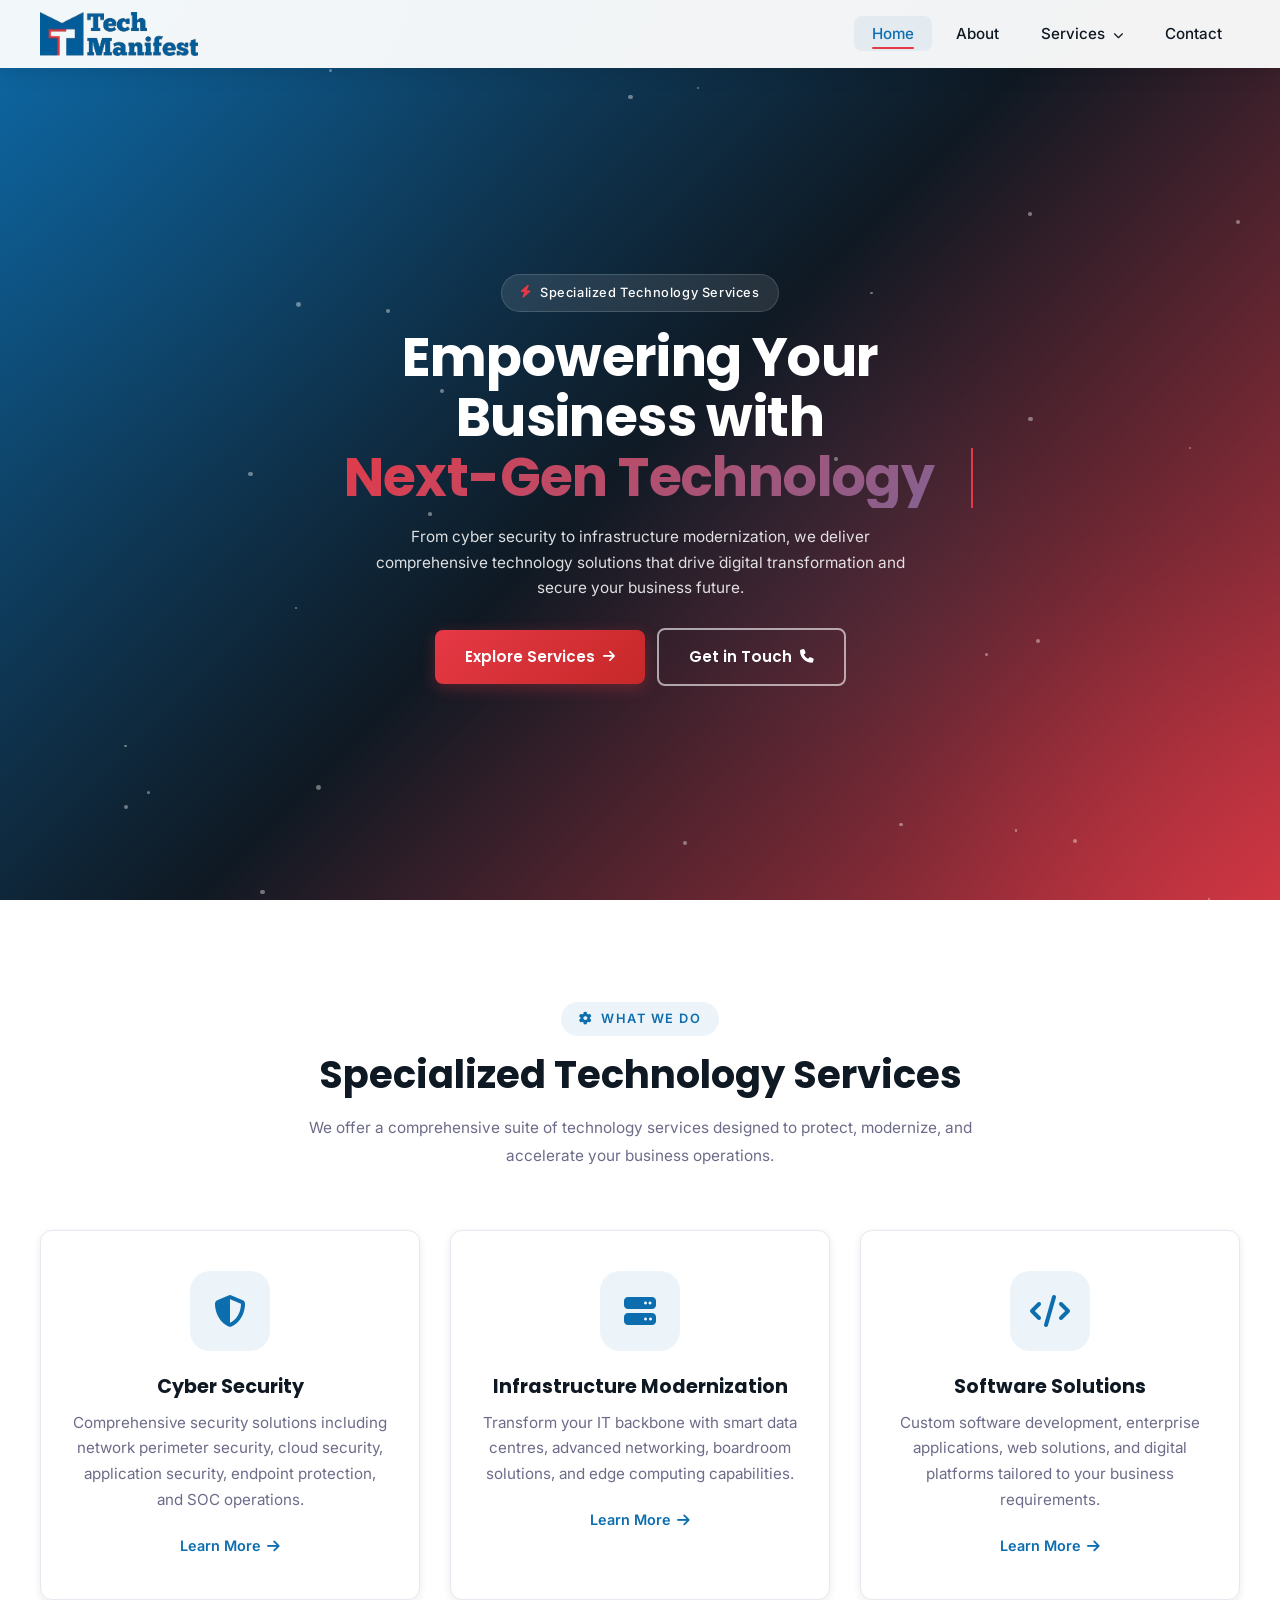
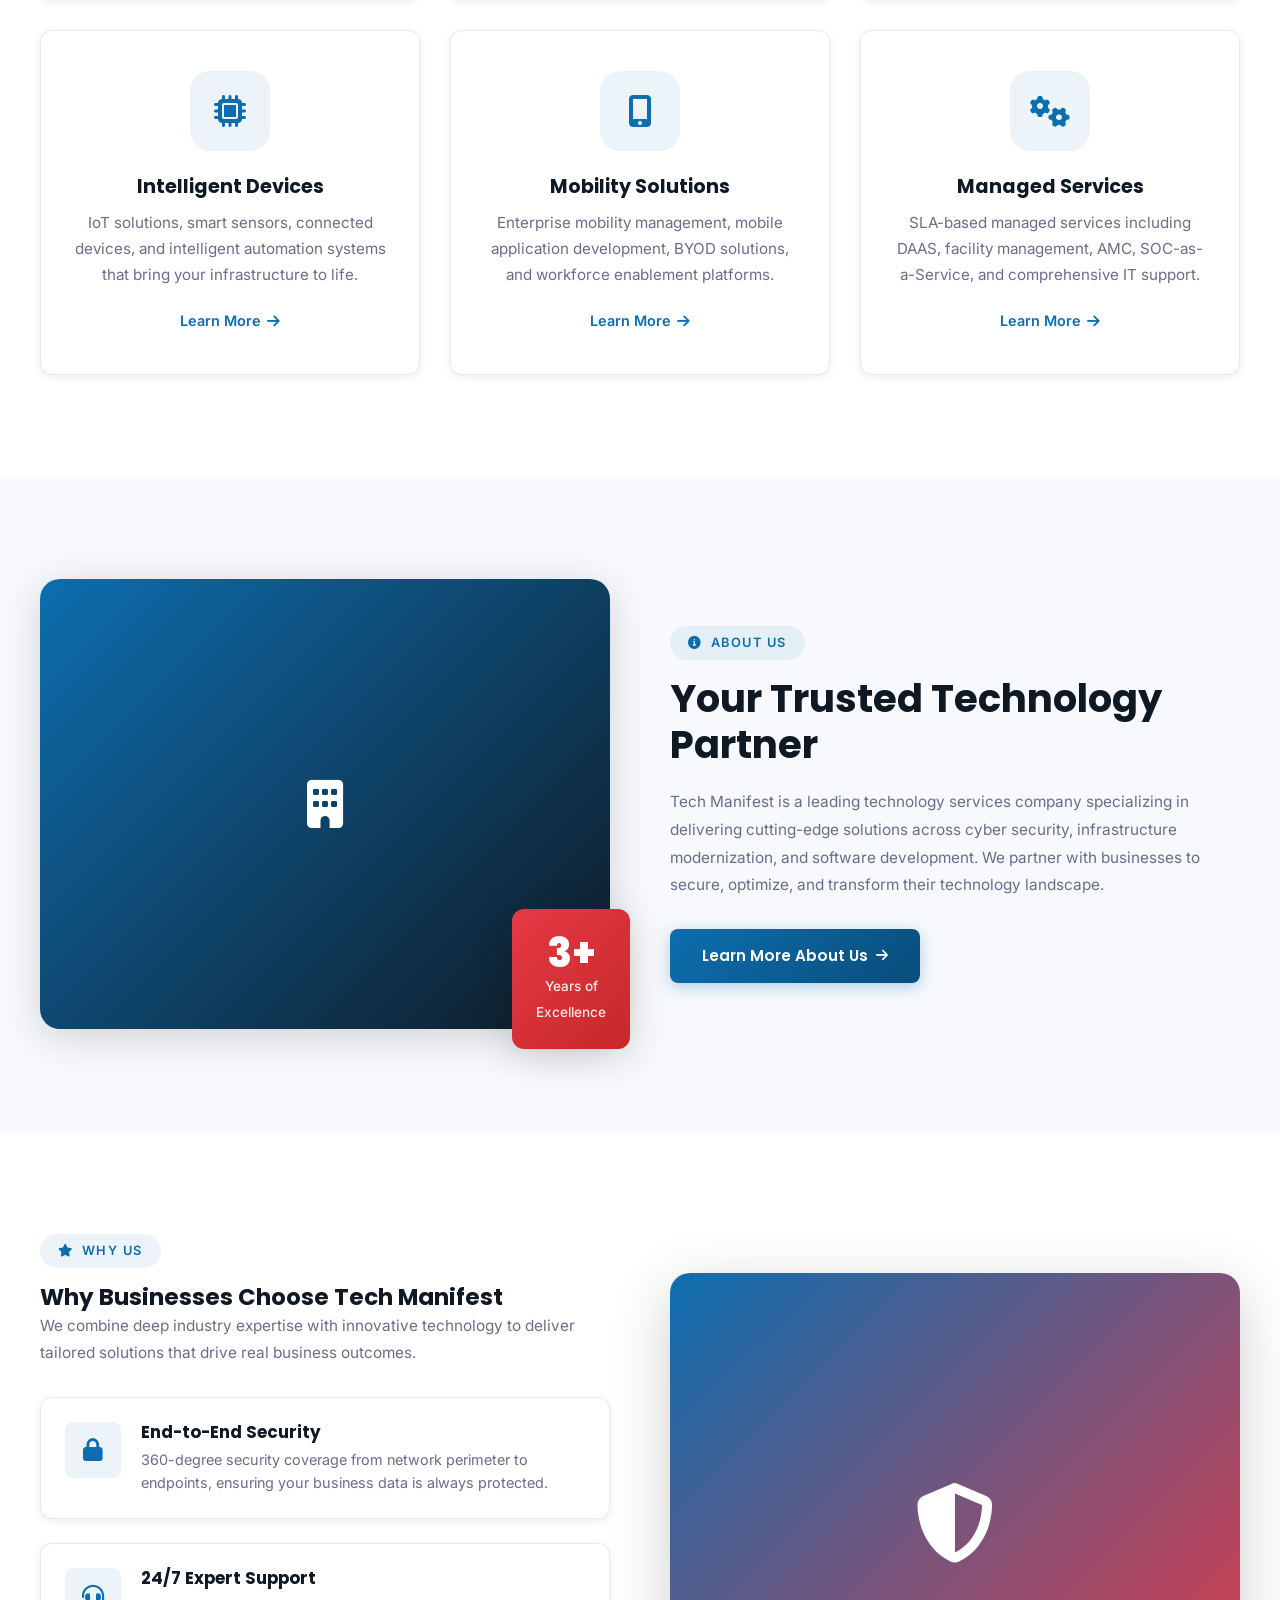
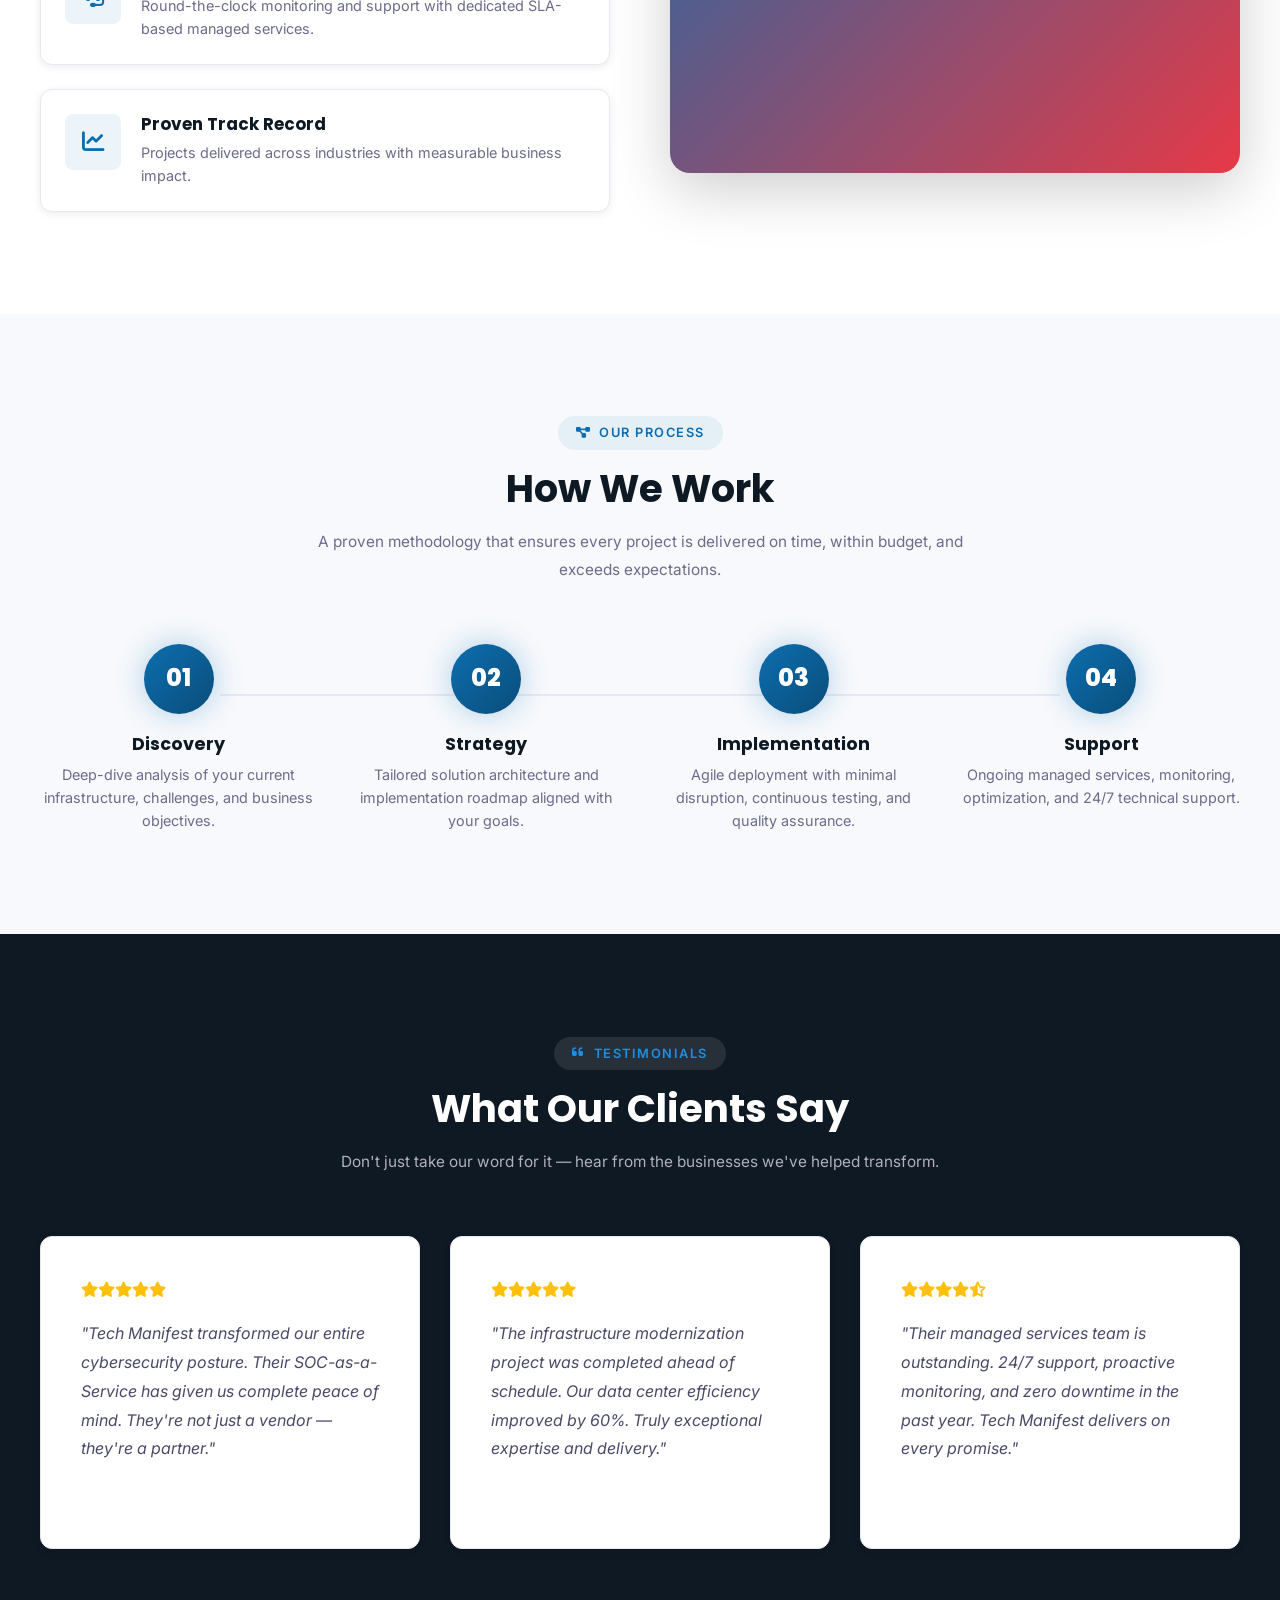
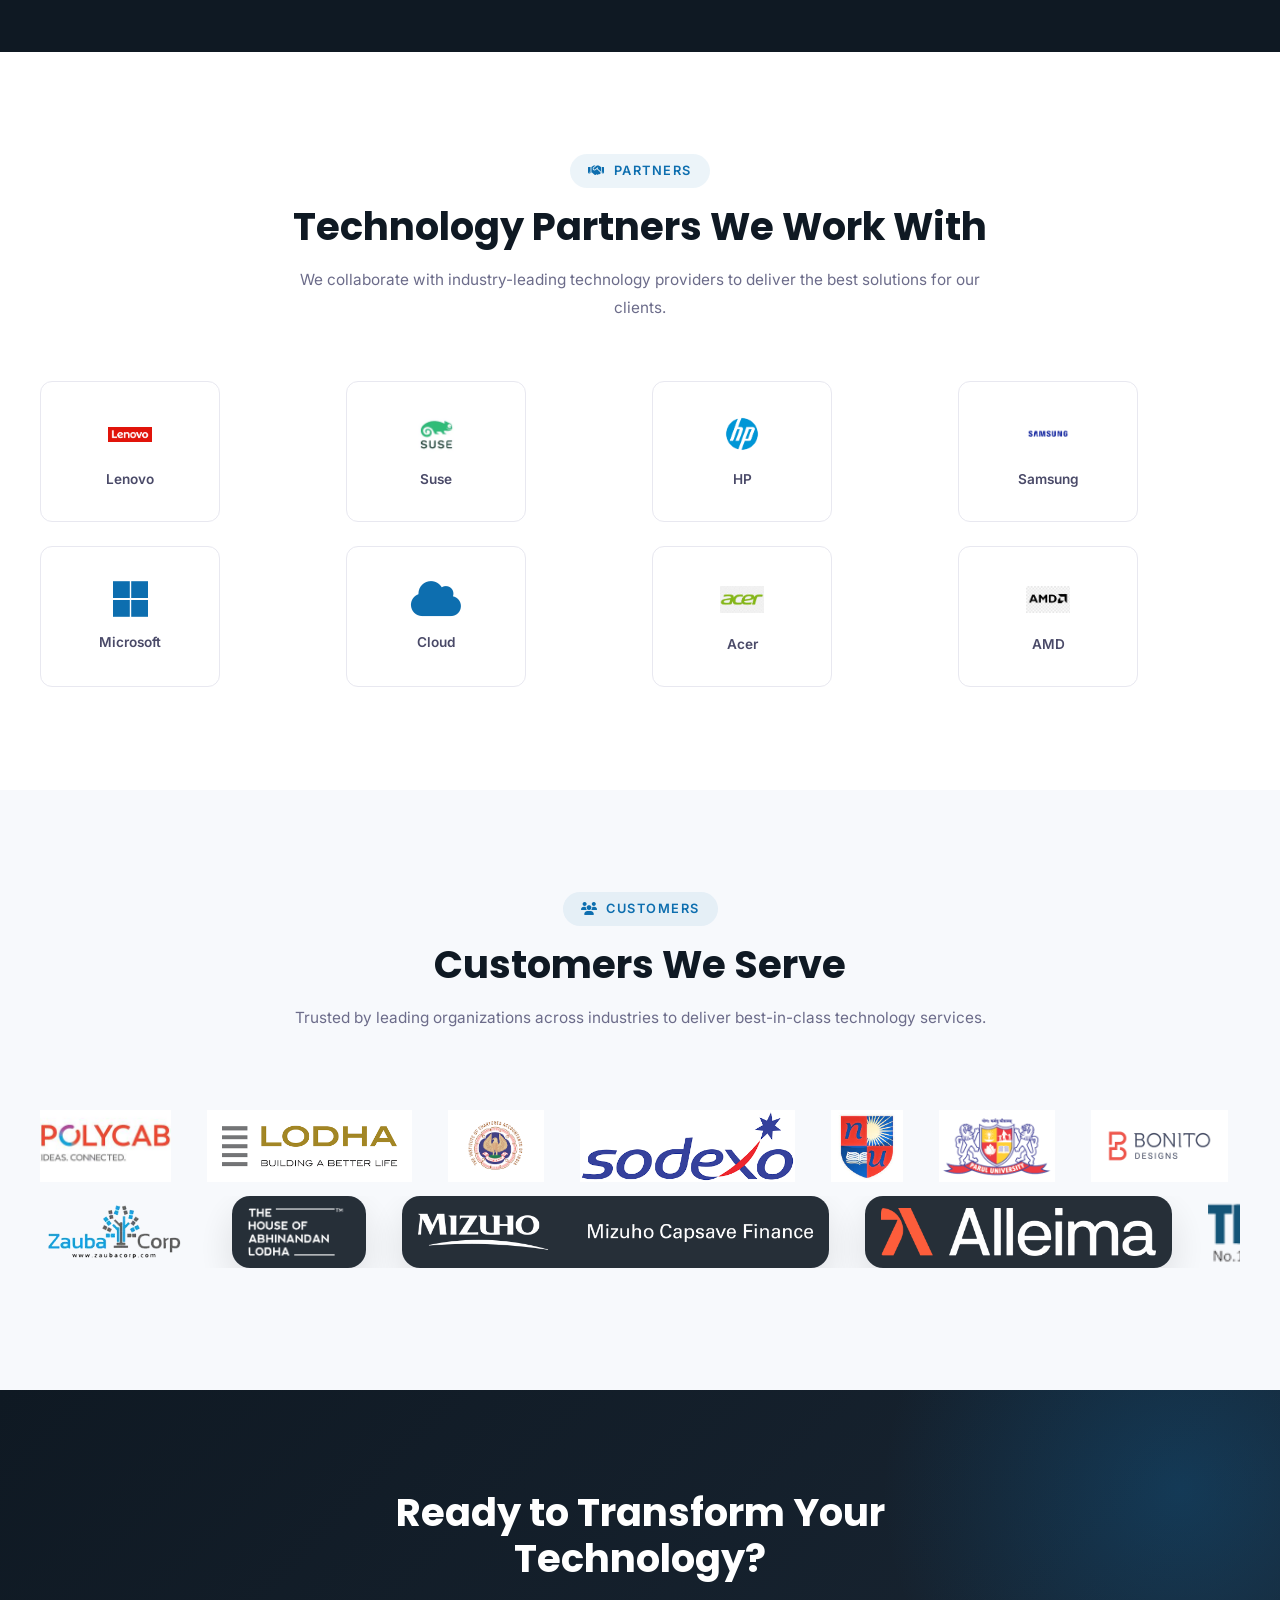
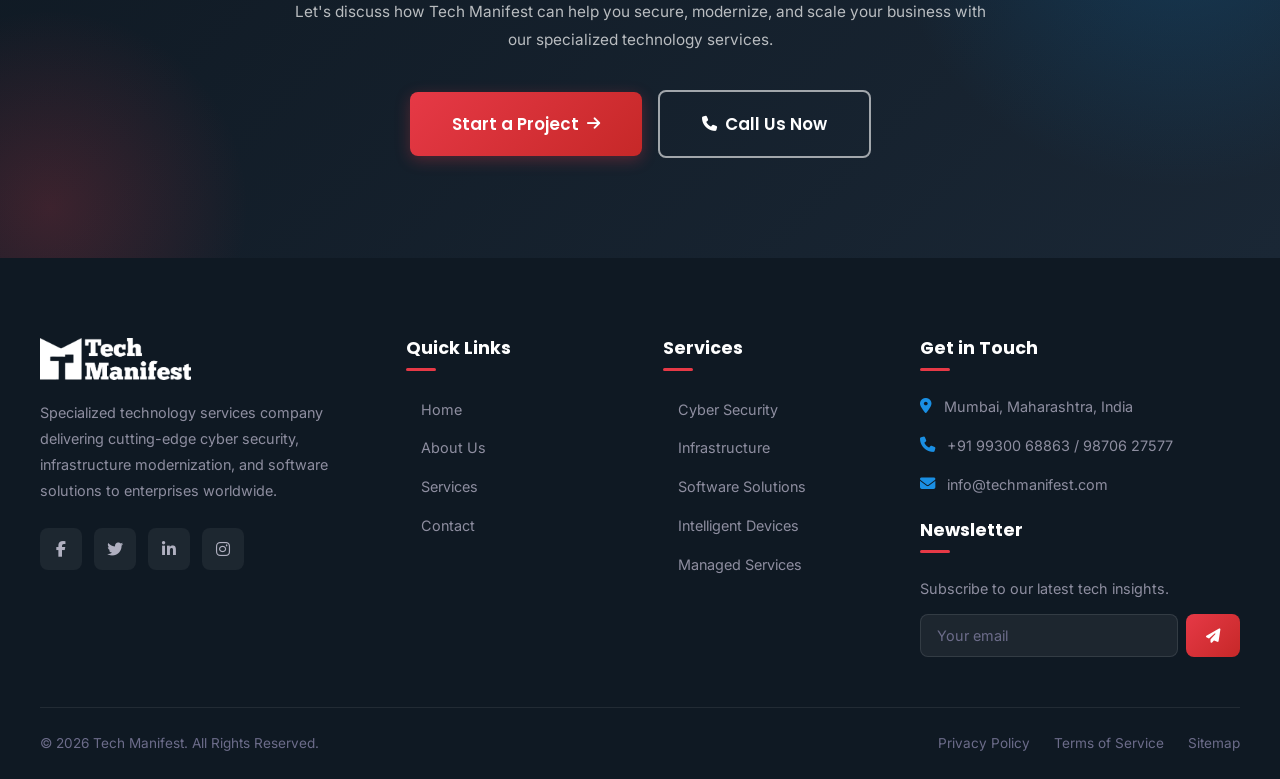
<file: index.html>
<!doctype html>
<html lang="en">
  <head>
    <meta charset="UTF-8" />
    <meta name="viewport" content="width=device-width, initial-scale=1.0" />
    <meta http-equiv="X-UA-Compatible" content="ie=edge" />

    <!-- Primary SEO Meta Tags -->
    <title>
      Tech Manifest — Specialized Technology Services | Cyber Security,
      Infrastructure & Software Solutions
    </title>
    <meta
      name="description"
      content="Tech Manifest provides cutting-edge technology services including Cyber Security, Infrastructure Modernization, Software Solutions, Intelligent Devices, and Managed IT Services."
    />
    <meta
      name="keywords"
      content="cyber security, infrastructure modernization, software solutions, IT services, managed services, cloud security, network security, tech manifest"
    />
    <meta name="author" content="Tech Manifest" />
    <meta name="robots" content="index, follow" />
    <link rel="canonical" href="https://techmanifest.com/" />

    <!-- Open Graph / Facebook -->
    <meta property="og:type" content="website" />
    <meta property="og:url" content="https://techmanifest.com/" />
    <meta
      property="og:title"
      content="Tech Manifest — Specialized Technology Services"
    />
    <meta
      property="og:description"
      content="Cutting-edge technology services including Cyber Security, Infrastructure Modernization, Software Solutions, and Managed IT Services."
    />
    <meta property="og:image" content="assets/images/Tech_Manifest_Logo.png" />

    <!-- Twitter Card -->
    <meta name="twitter:card" content="summary_large_image" />
    <meta
      name="twitter:title"
      content="Tech Manifest — Specialized Technology Services"
    />
    <meta
      name="twitter:description"
      content="Cutting-edge technology services including Cyber Security, Infrastructure Modernization, and Software Solutions."
    />

    <!-- Favicon -->
    <link
      rel="icon"
      type="image/jpeg"
      href="assets/images/Tech_Manifest_Logo.png"
    />
    <link rel="apple-touch-icon" href="assets/images/Tech_Manifest_Logo.png" />

    <!-- Google Fonts -->
    <link rel="preconnect" href="https://fonts.googleapis.com" />
    <link rel="preconnect" href="https://fonts.gstatic.com" crossorigin />
    <link
      href="https://fonts.googleapis.com/css2?family=Inter:wght@300;400;500;600;700&family=Poppins:wght@400;500;600;700;800;900&display=swap"
      rel="stylesheet"
    />

    <!-- Font Awesome Icons -->
    <link
      rel="stylesheet"
      href="https://cdn.jsdelivr.net/npm/@fortawesome/fontawesome-free@6.5.1/css/all.min.css"
    />

    <!-- Stylesheets -->
    <link rel="stylesheet" href="assets/css/style.css" />
    <link rel="stylesheet" href="assets/css/responsive.css" />

    <!-- Schema.org Structured Data -->
    <script type="application/ld+json">
      {
        "@context": "https://schema.org",
        "@type": "Organization",
        "name": "Tech Manifest",
        "url": "https://techmanifest.com",
        "logo": "https://techmanifest.com/assets/images/Tech_Manifest_Logo.png",
        "description": "Specialized Technology Services — Cyber Security, Infrastructure Modernization, Software Solutions",
        "contactPoint": {
          "@type": "ContactPoint",
          "telephone": "+91-22-28700178",
          "contactType": "customer service"
        },
        "sameAs": [
          "https://www.linkedin.com/company/techmanifest",
          "https://twitter.com/techmanifest"
        ]
      }
    </script>
  </head>
  <body>
    <!-- Preloader -->
    <div class="preloader" id="preloader">
      <div class="preloader-spinner"></div>
    </div>

    <!-- Navigation Overlay (Mobile) -->
    <div class="nav-overlay" id="navOverlay"></div>

    <!-- ============ HEADER ============ -->
    <header class="header" id="header">
      <div class="container flex-between">
        <a href="index.html" class="logo" aria-label="Tech Manifest Home">
          <img
            src="assets/images/Tech_Manifest_Logo.png"
            alt="Tech Manifest Logo"
            width="160"
            height="44"
          />
        </a>

        <nav
          class="nav"
          id="nav"
          role="navigation"
          aria-label="Main Navigation"
        >
          <ul class="nav-list">
            <li><a href="index.html" class="nav-link active">Home</a></li>
            <li><a href="about.html" class="nav-link">About</a></li>
            <li class="nav-item">
              <a href="services.html" class="nav-link"
                >Services
                <i
                  class="fas fa-chevron-down"
                  style="font-size: 0.65rem; margin-left: 4px"
                ></i
              ></a>
              <div class="dropdown">
                <a href="services.html#cyber-security" class="dropdown-link"
                  ><i class="fas fa-shield-halved"></i> Cyber Security</a
                >
                <a href="services.html#infrastructure" class="dropdown-link"
                  ><i class="fas fa-server"></i> Infrastructure</a
                >
                <a href="services.html#software" class="dropdown-link"
                  ><i class="fas fa-code"></i> Software Solutions</a
                >
                <a
                  href="services.html#intelligent-devices"
                  class="dropdown-link"
                  ><i class="fas fa-microchip"></i> Intelligent Devices</a
                >
                <a href="services.html#managed-services" class="dropdown-link"
                  ><i class="fas fa-gears"></i> Managed Services</a
                >
              </div>
            </li>
            <li><a href="contact.html" class="nav-link">Contact</a></li>
          </ul>
        </nav>

        <button
          class="menu-toggle"
          id="menuToggle"
          aria-label="Toggle Navigation"
          aria-expanded="false"
        >
          <span></span>
          <span></span>
          <span></span>
        </button>
      </div>
    </header>

    <!-- ============ HERO ============ -->
    <section class="hero" id="hero">
      <div class="hero-bg">
        <div class="hero-mesh">
          <div class="blob blob-1"></div>
          <div class="blob blob-2"></div>
          <div class="blob blob-3"></div>
        </div>
        <div class="hero-particles" id="heroParticles"></div>
      </div>

      <div class="hero-content hero-content-compact">
        <div class="hero-badge reveal">
          <i class="fas fa-bolt"></i>
          <span>Specialized Technology Services</span>
        </div>
        <h1 class="reveal stagger-1">
          Empowering Your Business with
          <span class="highlight">Next-Gen Technology</span>
        </h1>
        <p class="reveal stagger-2">
          From cyber security to infrastructure modernization, we deliver
          comprehensive technology solutions that drive digital transformation
          and secure your business future.
        </p>
        <div class="hero-buttons hero-buttons-compact reveal stagger-3">
          <a href="services.html" class="btn btn-accent btn-lg"
            >Explore Services <i class="fas fa-arrow-right"></i
          ></a>
          <a href="contact.html" class="btn btn-outline-white btn-lg"
            >Get in Touch <i class="fas fa-phone"></i
          ></a>
        </div>
      </div>
    </section>

    <!-- ============ SERVICES OVERVIEW ============ -->
    <section class="section" id="services">
      <div class="container">
        <div class="section-header reveal">
          <span class="section-badge"
            ><i class="fas fa-cog"></i> What We Do</span
          >
          <h2>Specialized Technology Services</h2>
          <p>
            We offer a comprehensive suite of technology services designed to
            protect, modernize, and accelerate your business operations.
          </p>
        </div>

        <div class="grid grid-3">
          <div class="service-card reveal stagger-1">
            <div class="service-icon">
              <i class="fas fa-shield-halved"></i>
            </div>
            <h3>Cyber Security</h3>
            <p>
              Comprehensive security solutions including network perimeter
              security, cloud security, application security, endpoint
              protection, and SOC operations.
            </p>
            <a href="services.html#cyber-security" class="card-link"
              >Learn More <i class="fas fa-arrow-right"></i
            ></a>
          </div>

          <div class="service-card reveal stagger-2">
            <div class="service-icon">
              <i class="fas fa-server"></i>
            </div>
            <h3>Infrastructure Modernization</h3>
            <p>
              Transform your IT backbone with smart data centres, advanced
              networking, boardroom solutions, and edge computing capabilities.
            </p>
            <a href="services.html#infrastructure" class="card-link"
              >Learn More <i class="fas fa-arrow-right"></i
            ></a>
          </div>

          <div class="service-card reveal stagger-3">
            <div class="service-icon">
              <i class="fas fa-code"></i>
            </div>
            <h3>Software Solutions</h3>
            <p>
              Custom software development, enterprise applications, web
              solutions, and digital platforms tailored to your business
              requirements.
            </p>
            <a href="services.html#software" class="card-link"
              >Learn More <i class="fas fa-arrow-right"></i
            ></a>
          </div>

          <div class="service-card reveal stagger-1">
            <div class="service-icon">
              <i class="fas fa-microchip"></i>
            </div>
            <h3>Intelligent Devices</h3>
            <p>
              IoT solutions, smart sensors, connected devices, and intelligent
              automation systems that bring your infrastructure to life.
            </p>
            <a href="services.html#intelligent-devices" class="card-link"
              >Learn More <i class="fas fa-arrow-right"></i
            ></a>
          </div>

          <div class="service-card reveal stagger-2">
            <div class="service-icon">
              <i class="fas fa-mobile-screen-button"></i>
            </div>
            <h3>Mobility Solutions</h3>
            <p>
              Enterprise mobility management, mobile application development,
              BYOD solutions, and workforce enablement platforms.
            </p>
            <a href="services.html#mobility" class="card-link"
              >Learn More <i class="fas fa-arrow-right"></i
            ></a>
          </div>

          <div class="service-card reveal stagger-3">
            <div class="service-icon">
              <i class="fas fa-gears"></i>
            </div>
            <h3>Managed Services</h3>
            <p>
              SLA-based managed services including DAAS, facility management,
              AMC, SOC-as-a-Service, and comprehensive IT support.
            </p>
            <a href="services.html#managed-services" class="card-link"
              >Learn More <i class="fas fa-arrow-right"></i
            ></a>
          </div>
        </div>
      </div>
    </section>

    <!-- ============ ABOUT PREVIEW ============ -->
    <section class="section section-gray" id="about-preview">
      <div class="container">
        <div class="about-grid">
          <div class="about-image reveal-left">
            <div class="image-main">
              <div
                style="
                  width: 100%;
                  height: 450px;
                  background: linear-gradient(
                    135deg,
                    var(--primary),
                    var(--dark)
                  );
                  display: flex;
                  align-items: center;
                  justify-content: center;
                  color: white;
                  font-size: 3rem;
                "
              >
                <i class="fas fa-building"></i>
              </div>
            </div>
            <div class="experience-badge">
              <span class="number">3+</span>
              <span class="label">Years of<br />Excellence</span>
            </div>
          </div>

          <div class="about-content reveal-right">
            <span class="section-badge"
              ><i class="fas fa-info-circle"></i> About Us</span
            >
            <h2>Your Trusted Technology Partner</h2>
            <p>
              Tech Manifest is a leading technology services company
              specializing in delivering cutting-edge solutions across cyber
              security, infrastructure modernization, and software development.
              We partner with businesses to secure, optimize, and transform
              their technology landscape.
            </p>

            <a href="about.html" class="btn btn-primary"
              >Learn More About Us <i class="fas fa-arrow-right"></i
            ></a>
          </div>
        </div>
      </div>
    </section>

    <!-- ============ WHY CHOOSE US ============ -->
    <section class="section" id="why-us">
      <div class="container">
        <div class="why-grid">
          <div class="reveal-left">
            <span class="section-badge"
              ><i class="fas fa-star"></i> Why Us</span
            >
            <h2>Why Businesses Choose Tech Manifest</h2>
            <p
              style="
                color: var(--gray-600);
                margin-bottom: 30px;
                line-height: 1.8;
              "
            >
              We combine deep industry expertise with innovative technology to
              deliver tailored solutions that drive real business outcomes.
            </p>

            <div class="why-features">
              <div class="why-feature">
                <div class="icon"><i class="fas fa-lock"></i></div>
                <div>
                  <h4>End-to-End Security</h4>
                  <p>
                    360-degree security coverage from network perimeter to
                    endpoints, ensuring your business data is always protected.
                  </p>
                </div>
              </div>
              <div class="why-feature">
                <div class="icon"><i class="fas fa-headset"></i></div>
                <div>
                  <h4>24/7 Expert Support</h4>
                  <p>
                    Round-the-clock monitoring and support with dedicated
                    SLA-based managed services.
                  </p>
                </div>
              </div>
              <div class="why-feature">
                <div class="icon"><i class="fas fa-chart-line"></i></div>
                <div>
                  <h4>Proven Track Record</h4>
                  <p>
                    Projects delivered across industries with measurable
                    business impact.
                  </p>
                </div>
              </div>
            </div>
          </div>

          <div class="reveal-right" style="position: relative">
            <div
              style="
                width: 100%;
                height: 500px;
                background: linear-gradient(
                  135deg,
                  var(--primary),
                  var(--accent)
                );
                border-radius: var(--radius-lg);
                display: flex;
                align-items: center;
                justify-content: center;
                color: white;
                font-size: 5rem;
                box-shadow: var(--shadow-xl);
              "
            >
              <i class="fas fa-shield-halved"></i>
            </div>
          </div>
        </div>
      </div>
    </section>

    <!-- ============ PROCESS ============ -->
    <section class="section section-gray">
      <div class="container">
        <div class="section-header reveal">
          <span class="section-badge"
            ><i class="fas fa-diagram-project"></i> Our Process</span
          >
          <h2>How We Work</h2>
          <p>
            A proven methodology that ensures every project is delivered on
            time, within budget, and exceeds expectations.
          </p>
        </div>

        <div class="process-grid">
          <div class="process-step reveal stagger-1">
            <div class="process-number">01</div>
            <h4>Discovery</h4>
            <p>
              Deep-dive analysis of your current infrastructure, challenges, and
              business objectives.
            </p>
          </div>
          <div class="process-step reveal stagger-2">
            <div class="process-number">02</div>
            <h4>Strategy</h4>
            <p>
              Tailored solution architecture and implementation roadmap aligned
              with your goals.
            </p>
          </div>
          <div class="process-step reveal stagger-3">
            <div class="process-number">03</div>
            <h4>Implementation</h4>
            <p>
              Agile deployment with minimal disruption, continuous testing, and
              quality assurance.
            </p>
          </div>
          <div class="process-step reveal stagger-4">
            <div class="process-number">04</div>
            <h4>Support</h4>
            <p>
              Ongoing managed services, monitoring, optimization, and 24/7
              technical support.
            </p>
          </div>
        </div>
      </div>
    </section>

    <!-- ============ TESTIMONIALS ============ -->
    <section class="section section-dark">
      <div class="container">
        <div class="section-header reveal">
          <span class="section-badge"
            ><i class="fas fa-quote-left"></i> Testimonials</span
          >
          <h2>What Our Clients Say</h2>
          <p>
            Don't just take our word for it — hear from the businesses we've
            helped transform.
          </p>
        </div>

        <div class="grid grid-3">
          <div class="testimonial-card reveal stagger-1">
            <div class="testimonial-stars">
              <i class="fas fa-star"></i><i class="fas fa-star"></i
              ><i class="fas fa-star"></i><i class="fas fa-star"></i
              ><i class="fas fa-star"></i>
            </div>
            <p>
              "Tech Manifest transformed our entire cybersecurity posture. Their
              SOC-as-a-Service has given us complete peace of mind. They're not
              just a vendor — they're a partner."
            </p>
            <div class="testimonial-author">
              <div class="info">
                <h4>Anonymous Client</h4>
              </div>
            </div>
          </div>

          <div class="testimonial-card reveal stagger-2">
            <div class="testimonial-stars">
              <i class="fas fa-star"></i><i class="fas fa-star"></i
              ><i class="fas fa-star"></i><i class="fas fa-star"></i
              ><i class="fas fa-star"></i>
            </div>
            <p>
              "The infrastructure modernization project was completed ahead of
              schedule. Our data center efficiency improved by 60%. Truly
              exceptional expertise and delivery."
            </p>
            <div class="testimonial-author">
              <div class="info">
                <h4>Anonymous Client</h4>
              </div>
            </div>
          </div>

          <div class="testimonial-card reveal stagger-3">
            <div class="testimonial-stars">
              <i class="fas fa-star"></i><i class="fas fa-star"></i
              ><i class="fas fa-star"></i><i class="fas fa-star"></i
              ><i class="fas fa-star-half-stroke"></i>
            </div>
            <p>
              "Their managed services team is outstanding. 24/7 support,
              proactive monitoring, and zero downtime in the past year. Tech
              Manifest delivers on every promise."
            </p>
            <div class="testimonial-author">
              <div class="info">
                <h4>Anonymous Client</h4>
              </div>
            </div>
          </div>
        </div>
      </div>
    </section>

    <!-- ============ TECHNOLOGY PARTNERS ============ -->
    <section class="section">
      <div class="container">
        <div class="section-header reveal">
          <span class="section-badge"
            ><i class="fas fa-handshake"></i> Partners</span
          >
          <h2>Technology Partners We Work With</h2>
          <p>
            We collaborate with industry-leading technology providers to deliver
            the best solutions for our clients.
          </p>
        </div>

        <div class="tech-grid reveal">
          <div class="tech-item">
            <img
              src="assets/images/lenovo.png"
              alt="Lenovo"
              width="44"
              height="44"
            />
            <span>Lenovo</span>
          </div>
          <div class="tech-item">
            <img
              src="assets/images/suse.webp"
              alt="Suse"
              width="44"
              height="44"
            />
            <span>Suse</span>
          </div>
          <div class="tech-item">
            <img src="assets/images/hp.png" alt="HP" width="44" height="44" />
            <span>HP</span>
          </div>
          <div class="tech-item">
            <img
              src="assets/images/samsung.png"
              alt="Samsung"
              width="44"
              height="44"
            />
            <span>Samsung</span>
          </div>
          <div class="tech-item">
            <i class="fab fa-microsoft"></i>
            <span>Microsoft</span>
          </div>
          <div class="tech-item">
            <i class="fas fa-cloud"></i>
            <span>Cloud</span>
          </div>
          <div class="tech-item">
            <img src="assets/images/acer-logo.jpeg" alt="Acer" width="44" height="44">
            <span>Acer</span>
          </div>
          <div class="tech-item">
            <img src="assets/images/amd-logo.png" alt="AMD" width="44" height="44">
            <span>AMD</span>
          </div>
        </div>
      </div>
    </section>

    <!-- ============ CUSTOMERS ============ -->
    <section class="section section-gray">
      <div class="container">
        <div class="section-header reveal">
          <span class="section-badge"
            ><i class="fas fa-users"></i> Customers</span
          >
          <h2>Customers We Serve</h2>
          <p>
            Trusted by leading organizations across industries to deliver
            best-in-class technology services.
          </p>
        </div>

        <div class="customer-marquee reveal" aria-label="Customers logos">
          <div class="marquee-row">
            <div class="marquee-track">
              <div class="marquee-item">
                <img src="assets/images/polycab.jpeg" alt="Polycab logo" />
              </div>
              <div class="marquee-item">
                <img src="assets/images/lodha.png" alt="Lodha logo" />
              </div>
              <div class="marquee-item">
                <img
                  src="assets/images/icai.png"
                  alt="ICAI Institute of India logo"
                />
              </div>
              <div class="marquee-item">
                <img src="assets/images/sodexo.png" alt="Sodexo logo" />
              </div>
              <div class="marquee-item">
                <img
                  src="assets/images/nirma-university.jpeg"
                  alt="Nirma University logo"
                />
              </div>
              <div class="marquee-item">
                <img
                  src="assets/images/parul-university.png"
                  alt="Parul University logo"
                />
              </div>
              <div class="marquee-item">
                <img
                  src="assets/images/bornito-design.png"
                  alt="Bornito Design logo"
                />
              </div>
              <div class="marquee-item">
                <img
                  src="assets/images/client/anika_industries_logo.png"
                  alt="Anika Industries logo"
                />
              </div>
              <div class="marquee-item">
                <img
                  src="assets/images/client/logo-Zauba.webp"
                  alt="Zauba logo"
                />
              </div>
              <div class="marquee-item">
                <img
                  src="assets/images/client/abhinandan-lodha-logo.webp"
                  alt="Abhinandan Lodha logo"
                />
              </div>
              <div class="marquee-item">
                <img
                  src="assets/images/client/capsavewhitelogo.png"
                  alt="Capsave logo"
                />
              </div>
              <div class="marquee-item">
                <img
                  src="assets/images/client/alleima-logo-light.webp"
                  alt="Alleima logo"
                />
              </div>
              <div class="marquee-item">
                <img
                  src="assets/images/client/logo-transasia.png"
                  alt="Transasia logo"
                />
              </div>
              <div class="marquee-item">
                <img
                  src="assets/images/client/husco_logo.webp"
                  alt="Husco logo"
                />
              </div>
              <div class="marquee-item">
                <img
                  src="assets/images/client/logo_astemo.png"
                  alt="Astemo logo"
                />
              </div>
              <div class="marquee-item">
                <img
                  src="assets/images/client/logo_stable.webp"
                  alt="Stable logo"
                />
              </div>
              <div class="marquee-item">
                <img
                  src="assets/images/client/FM-Logistic.webp"
                  alt="FM Logistic logo"
                />
              </div>
              <div class="marquee-item">
                <img
                  src="assets/images/client/marketsandmarkets_logo.webp"
                  alt="Markets and Markets logo"
                />
              </div>
              <div class="marquee-item">
                <img
                  src="assets/images/client/white-Logo-FLAME.webp"
                  alt="FLAME logo"
                />
              </div>
              <div class="marquee-item">
                <img
                  src="assets/images/client/teleglobal.webp"
                  alt="Teleglobal logo"
                />
              </div>
              <div class="marquee-item">
                <img
                  src="assets/images/client/coverfox.webp"
                  alt="CoverFox logo"
                />
              </div>
              <div class="marquee-item">
                <img
                  src="assets/images/client/goorej_pet.webp"
                  alt="Goorej Pet logo"
                />
              </div>
              <div class="marquee-item">
                <img src="assets/images/client/allen.webp" alt="Allen logo" />
              </div>
              <div class="marquee-item">
                <img
                  src="assets/images/client/HD_contruction.webp"
                  alt="HD Construction logo"
                />
              </div>
              <div class="marquee-item">
                <img
                  src="assets/images/client/birla.webp"
                  alt="Aditya Birla logo"
                />
              </div>
              <div class="marquee-item">
                <img
                  src="assets/images/client/bonito_design.webp"
                  alt="Bonito Design logo"
                />
              </div>
              <div class="marquee-item">
                <img
                  src="assets/images/client/coverStack.webp"
                  alt="CoverStack logo"
                />
              </div>
              <div class="marquee-item">
                <img
                  src="assets/images/client/yuva-bharat.webp"
                  alt="Yuva Bharat logo"
                />
              </div>
              <div class="marquee-item">
                <img
                  src="assets/images/client/maxi-oral-care.webp"
                  alt="Maxi Oral Care logo"
                />
              </div>
              <div class="marquee-item">
                <img
                  src="assets/images/client/mutual_automotive.webp"
                  alt="Mutual Automotive logo"
                />
              </div>
              <div class="marquee-item">
                <img
                  src="assets/images/client/delta-logo.webp"
                  alt="Delta Nutritives logo"
                />
              </div>
              <div class="marquee-item">
                <img src="assets/images/client/akwel.webp" alt="Akwel logo" />
              </div>
            </div>
            <div class="marquee-track" aria-hidden="true">
              <!-- duplicate for seamless scroll -->
              <div class="marquee-item">
                <img src="assets/images/polycab.jpeg" alt="Polycab logo" />
              </div>
              <div class="marquee-item">
                <img src="assets/images/lodha.png" alt="Lodha logo" />
              </div>
              <div class="marquee-item">
                <img
                  src="assets/images/icai.png"
                  alt="ICAI Institute of India logo"
                />
              </div>
              <div class="marquee-item">
                <img src="assets/images/sodexo.png" alt="Sodexo logo" />
              </div>
              <div class="marquee-item">
                <img
                  src="assets/images/nirma-university.jpeg"
                  alt="Nirma University logo"
                />
              </div>
              <div class="marquee-item">
                <img
                  src="assets/images/parul-university.png"
                  alt="Parul University logo"
                />
              </div>
              <div class="marquee-item">
                <img
                  src="assets/images/bornito-design.png"
                  alt="Bornito Design logo"
                />
              </div>
              <div class="marquee-item">
                <img
                  src="assets/images/client/anika_industries_logo.png"
                  alt="Anika Industries logo"
                />
              </div>
              <div class="marquee-item">
                <img
                  src="assets/images/client/logo-Zauba.webp"
                  alt="Zauba logo"
                />
              </div>
              <div class="marquee-item">
                <img
                  src="assets/images/client/abhinandan-lodha-logo.webp"
                  alt="Abhinandan Lodha logo"
                />
              </div>
              <div class="marquee-item">
                <img
                  src="assets/images/client/capsavewhitelogo.png"
                  alt="Capsave logo"
                />
              </div>
              <div class="marquee-item">
                <img
                  src="assets/images/client/alleima-logo-light.webp"
                  alt="Alleima logo"
                />
              </div>
              <div class="marquee-item">
                <img
                  src="assets/images/client/logo-transasia.png"
                  alt="Transasia logo"
                />
              </div>
              <div class="marquee-item">
                <img
                  src="assets/images/client/husco_logo.webp"
                  alt="Husco logo"
                />
              </div>
              <div class="marquee-item">
                <img
                  src="assets/images/client/logo_astemo.png"
                  alt="Astemo logo"
                />
              </div>
              <div class="marquee-item">
                <img
                  src="assets/images/client/logo_stable.webp"
                  alt="Stable logo"
                />
              </div>
              <div class="marquee-item">
                <img
                  src="assets/images/client/FM-Logistic.webp"
                  alt="FM Logistic logo"
                />
              </div>
              <div class="marquee-item">
                <img
                  src="assets/images/client/marketsandmarkets_logo.webp"
                  alt="Markets and Markets logo"
                />
              </div>
              <div class="marquee-item">
                <img
                  src="assets/images/client/white-Logo-FLAME.webp"
                  alt="FLAME logo"
                />
              </div>
              <div class="marquee-item">
                <img
                  src="assets/images/client/teleglobal.webp"
                  alt="Teleglobal logo"
                />
              </div>
              <div class="marquee-item">
                <img
                  src="assets/images/client/coverfox.webp"
                  alt="CoverFox logo"
                />
              </div>
              <div class="marquee-item">
                <img
                  src="assets/images/client/goorej_pet.webp"
                  alt="Goorej Pet logo"
                />
              </div>
              <div class="marquee-item">
                <img src="assets/images/client/allen.webp" alt="Allen logo" />
              </div>
              <div class="marquee-item">
                <img
                  src="assets/images/client/HD_contruction.webp"
                  alt="HD Construction logo"
                />
              </div>
              <div class="marquee-item">
                <img
                  src="assets/images/client/birla.webp"
                  alt="Aditya Birla logo"
                />
              </div>
              <div class="marquee-item">
                <img
                  src="assets/images/client/bonito_design.webp"
                  alt="Bonito Design logo"
                />
              </div>
              <div class="marquee-item">
                <img
                  src="assets/images/client/coverStack.webp"
                  alt="CoverStack logo"
                />
              </div>
              <div class="marquee-item">
                <img
                  src="assets/images/client/yuva-bharat.webp"
                  alt="Yuva Bharat logo"
                />
              </div>
              <div class="marquee-item">
                <img
                  src="assets/images/client/maxi-oral-care.webp"
                  alt="Maxi Oral Care logo"
                />
              </div>
              <div class="marquee-item">
                <img
                  src="assets/images/client/mutual_automotive.webp"
                  alt="Mutual Automotive logo"
                />
              </div>
              <div class="marquee-item">
                <img
                  src="assets/images/client/delta-logo.webp"
                  alt="Delta Nutritives logo"
                />
              </div>
              <div class="marquee-item">
                <img src="assets/images/client/akwel.webp" alt="Akwel logo" />
              </div>
            </div>
          </div>

          <div class="marquee-row marquee-row--reverse">
            <div class="marquee-track">
              <!-- same items for second row -->
              <div class="marquee-item">
                <img
                  src="assets/images/client/logo-Zauba.webp"
                  alt="Zauba logo"
                />
              </div>
              <div class="marquee-item">
                <img
                  src="assets/images/client/abhinandan-lodha-logo.webp"
                  alt="Abhinandan Lodha logo"
                />
              </div>
              <div class="marquee-item">
                <img
                  src="assets/images/client/capsavewhitelogo.png"
                  alt="Capsave logo"
                />
              </div>
              <div class="marquee-item">
                <img
                  src="assets/images/client/alleima-logo-light.webp"
                  alt="Alleima logo"
                />
              </div>
              <div class="marquee-item">
                <img
                  src="assets/images/client/logo-transasia.png"
                  alt="Transasia logo"
                />
              </div>
              <div class="marquee-item">
                <img
                  src="assets/images/client/husco_logo.webp"
                  alt="Husco logo"
                />
              </div>
              <div class="marquee-item">
                <img
                  src="assets/images/client/logo_astemo.png"
                  alt="Astemo logo"
                />
              </div>
              <div class="marquee-item">
                <img
                  src="assets/images/client/logo_stable.webp"
                  alt="Stable logo"
                />
              </div>
              <div class="marquee-item">
                <img
                  src="assets/images/client/FM-Logistic.webp"
                  alt="FM Logistic logo"
                />
              </div>
              <div class="marquee-item">
                <img
                  src="assets/images/client/marketsandmarkets_logo.webp"
                  alt="Markets and Markets logo"
                />
              </div>
              <div class="marquee-item">
                <img
                  src="assets/images/client/white-Logo-FLAME.webp"
                  alt="FLAME logo"
                />
              </div>
              <div class="marquee-item">
                <img
                  src="assets/images/client/teleglobal.webp"
                  alt="Teleglobal logo"
                />
              </div>
              <div class="marquee-item">
                <img
                  src="assets/images/client/coverfox.webp"
                  alt="CoverFox logo"
                />
              </div>
              <div class="marquee-item">
                <img
                  src="assets/images/client/goorej_pet.webp"
                  alt="Goorej Pet logo"
                />
              </div>
              <div class="marquee-item">
                <img src="assets/images/client/allen.webp" alt="Allen logo" />
              </div>
              <div class="marquee-item">
                <img
                  src="assets/images/client/HD_contruction.webp"
                  alt="HD Construction logo"
                />
              </div>
              <div class="marquee-item">
                <img
                  src="assets/images/client/birla.webp"
                  alt="Aditya Birla logo"
                />
              </div>
              <div class="marquee-item">
                <img
                  src="assets/images/client/bonito_design.webp"
                  alt="Bonito Design logo"
                />
              </div>
              <div class="marquee-item">
                <img
                  src="assets/images/client/coverStack.webp"
                  alt="CoverStack logo"
                />
              </div>
              <div class="marquee-item">
                <img
                  src="assets/images/client/yuva-bharat.webp"
                  alt="Yuva Bharat logo"
                />
              </div>
              <div class="marquee-item">
                <img
                  src="assets/images/client/maxi-oral-care.webp"
                  alt="Maxi Oral Care logo"
                />
              </div>
              <div class="marquee-item">
                <img
                  src="assets/images/client/mutual_automotive.webp"
                  alt="Mutual Automotive logo"
                />
              </div>
              <div class="marquee-item">
                <img
                  src="assets/images/client/delta-logo.webp"
                  alt="Delta Nutritives logo"
                />
              </div>
              <div class="marquee-item">
                <img src="assets/images/client/akwel.webp" alt="Akwel logo" />
              </div>
            </div>
            <div class="marquee-track" aria-hidden="true">
              <!-- duplicate for seamless scroll -->
              <div class="marquee-item">
                <img
                  src="assets/images/client/logo-Zauba.webp"
                  alt="Zauba logo"
                />
              </div>
              <div class="marquee-item">
                <img
                  src="assets/images/client/abhinandan-lodha-logo.webp"
                  alt="Abhinandan Lodha logo"
                />
              </div>
              <div class="marquee-item">
                <img
                  src="assets/images/client/capsavewhitelogo.png"
                  alt="Capsave logo"
                />
              </div>
              <div class="marquee-item">
                <img
                  src="assets/images/client/alleima-logo-light.webp"
                  alt="Alleima logo"
                />
              </div>
              <div class="marquee-item">
                <img
                  src="assets/images/client/logo-transasia.png"
                  alt="Transasia logo"
                />
              </div>
              <div class="marquee-item">
                <img
                  src="assets/images/client/husco_logo.webp"
                  alt="Husco logo"
                />
              </div>
              <div class="marquee-item">
                <img
                  src="assets/images/client/logo_astemo.png"
                  alt="Astemo logo"
                />
              </div>
              <div class="marquee-item">
                <img
                  src="assets/images/client/logo_stable.webp"
                  alt="Stable logo"
                />
              </div>
              <div class="marquee-item">
                <img
                  src="assets/images/client/FM-Logistic.webp"
                  alt="FM Logistic logo"
                />
              </div>
              <div class="marquee-item">
                <img
                  src="assets/images/client/marketsandmarkets_logo.webp"
                  alt="Markets and Markets logo"
                />
              </div>
              <div class="marquee-item">
                <img
                  src="assets/images/client/white-Logo-FLAME.webp"
                  alt="FLAME logo"
                />
              </div>
              <div class="marquee-item">
                <img
                  src="assets/images/client/teleglobal.webp"
                  alt="Teleglobal logo"
                />
              </div>
              <div class="marquee-item">
                <img
                  src="assets/images/client/coverfox.webp"
                  alt="CoverFox logo"
                />
              </div>
              <div class="marquee-item">
                <img
                  src="assets/images/client/goorej_pet.webp"
                  alt="Goorej Pet logo"
                />
              </div>
              <div class="marquee-item">
                <img src="assets/images/client/allen.webp" alt="Allen logo" />
              </div>
              <div class="marquee-item">
                <img
                  src="assets/images/client/HD_contruction.webp"
                  alt="HD Construction logo"
                />
              </div>
              <div class="marquee-item">
                <img
                  src="assets/images/client/birla.webp"
                  alt="Aditya Birla logo"
                />
              </div>
              <div class="marquee-item">
                <img
                  src="assets/images/client/bonito_design.webp"
                  alt="Bonito Design logo"
                />
              </div>
              <div class="marquee-item">
                <img
                  src="assets/images/client/coverStack.webp"
                  alt="CoverStack logo"
                />
              </div>
              <div class="marquee-item">
                <img
                  src="assets/images/client/yuva-bharat.webp"
                  alt="Yuva Bharat logo"
                />
              </div>
              <div class="marquee-item">
                <img
                  src="assets/images/client/maxi-oral-care.webp"
                  alt="Maxi Oral Care logo"
                />
              </div>
              <div class="marquee-item">
                <img
                  src="assets/images/client/mutual_automotive.webp"
                  alt="Mutual Automotive logo"
                />
              </div>
              <div class="marquee-item">
                <img
                  src="assets/images/client/delta-logo.webp"
                  alt="Delta Nutritives logo"
                />
              </div>
              <div class="marquee-item">
                <img src="assets/images/client/akwel.webp" alt="Akwel logo" />
              </div>
            </div>
          </div>
        </div>
      </div>
    </section>

    <!-- ============ CTA ============ -->
    <section class="cta-section">
      <div class="container">
        <div class="cta-content reveal">
          <h2>Ready to Transform Your Technology?</h2>
          <p>
            Let's discuss how Tech Manifest can help you secure, modernize, and
            scale your business with our specialized technology services.
          </p>
          <div class="cta-buttons">
            <a href="contact.html" class="btn btn-accent btn-lg"
              >Start a Project <i class="fas fa-arrow-right"></i
            ></a>
            <a href="tel:+912228700178" class="btn btn-outline-white btn-lg"
              ><i class="fas fa-phone"></i> Call Us Now</a
            >
          </div>
        </div>
      </div>
    </section>

    <!-- ============ FOOTER ============ -->
    <footer class="footer" id="footer">
      <div class="container">
        <div class="footer-grid">
          <div class="footer-brand">
            <a href="index.html" class="logo">
              <img
                src="assets/images/Tech_Manifest_Logo.png"
                alt="Tech Manifest"
                width="160"
                height="42"
              />
            </a>
            <p>
              Specialized technology services company delivering cutting-edge
              cyber security, infrastructure modernization, and software
              solutions to enterprises worldwide.
            </p>
            <div class="footer-social">
              <a href="#" aria-label="Facebook"
                ><i class="fab fa-facebook-f"></i
              ></a>
              <a href="#" aria-label="Twitter"
                ><i class="fab fa-twitter"></i
              ></a>
              <a href="#" aria-label="LinkedIn"
                ><i class="fab fa-linkedin-in"></i
              ></a>
              <a href="#" aria-label="Instagram"
                ><i class="fab fa-instagram"></i
              ></a>
            </div>
          </div>

          <div class="footer-column">
            <h4>Quick Links</h4>
            <ul class="footer-links">
              <li>
                <a href="index.html"
                  ><i class="fas fa-chevron-right"></i> Home</a
                >
              </li>
              <li>
                <a href="about.html"
                  ><i class="fas fa-chevron-right"></i> About Us</a
                >
              </li>
              <li>
                <a href="services.html"
                  ><i class="fas fa-chevron-right"></i> Services</a
                >
              </li>
              <li>
                <a href="contact.html"
                  ><i class="fas fa-chevron-right"></i> Contact</a
                >
              </li>
            </ul>
          </div>

          <div class="footer-column">
            <h4>Services</h4>
            <ul class="footer-links">
              <li>
                <a href="services.html#cyber-security"
                  ><i class="fas fa-chevron-right"></i> Cyber Security</a
                >
              </li>
              <li>
                <a href="services.html#infrastructure"
                  ><i class="fas fa-chevron-right"></i> Infrastructure</a
                >
              </li>
              <li>
                <a href="services.html#software"
                  ><i class="fas fa-chevron-right"></i> Software Solutions</a
                >
              </li>
              <li>
                <a href="services.html#intelligent-devices"
                  ><i class="fas fa-chevron-right"></i> Intelligent Devices</a
                >
              </li>
              <li>
                <a href="services.html#managed-services"
                  ><i class="fas fa-chevron-right"></i> Managed Services</a
                >
              </li>
            </ul>
          </div>

          <div class="footer-column">
            <h4>Get in Touch</h4>
            <div class="footer-contact-item">
              <i class="fas fa-location-dot"></i>
              <span>Mumbai, Maharashtra, India</span>
            </div>
            <div class="footer-contact-item">
              <i class="fas fa-phone"></i>
              <span>+91 99300 68863 / 98706 27577</span>
            </div>
            <div class="footer-contact-item">
              <i class="fas fa-envelope"></i>
              <span>info@techmanifest.com</span>
            </div>

            <h4 style="margin-top: 24px">Newsletter</h4>
            <p
              style="
                font-size: 0.9rem;
                color: var(--gray-500);
                margin-bottom: 12px;
              "
            >
              Subscribe to our latest tech insights.
            </p>
            <form class="newsletter-form" onsubmit="return false;">
              <input
                type="email"
                placeholder="Your email"
                aria-label="Email for newsletter"
                required
              />
              <button type="submit"><i class="fas fa-paper-plane"></i></button>
            </form>
          </div>
        </div>

        <div class="footer-bottom">
          <p>&copy; 2026 Tech Manifest. All Rights Reserved.</p>
          <div class="footer-bottom-links">
            <a href="privacy-policy.html">Privacy Policy</a>
            <a href="terms-of-service.html">Terms of Service</a>
            <a href="sitemap.html">Sitemap</a>
          </div>
        </div>
      </div>
    </footer>

    <!-- Scroll to Top -->
    <button class="scroll-top" id="scrollTop" aria-label="Scroll to top">
      <i class="fas fa-arrow-up"></i>
    </button>

    <!-- JavaScript -->
    <script src="assets/js/main.js"></script>
  </body>
</html>
</file>
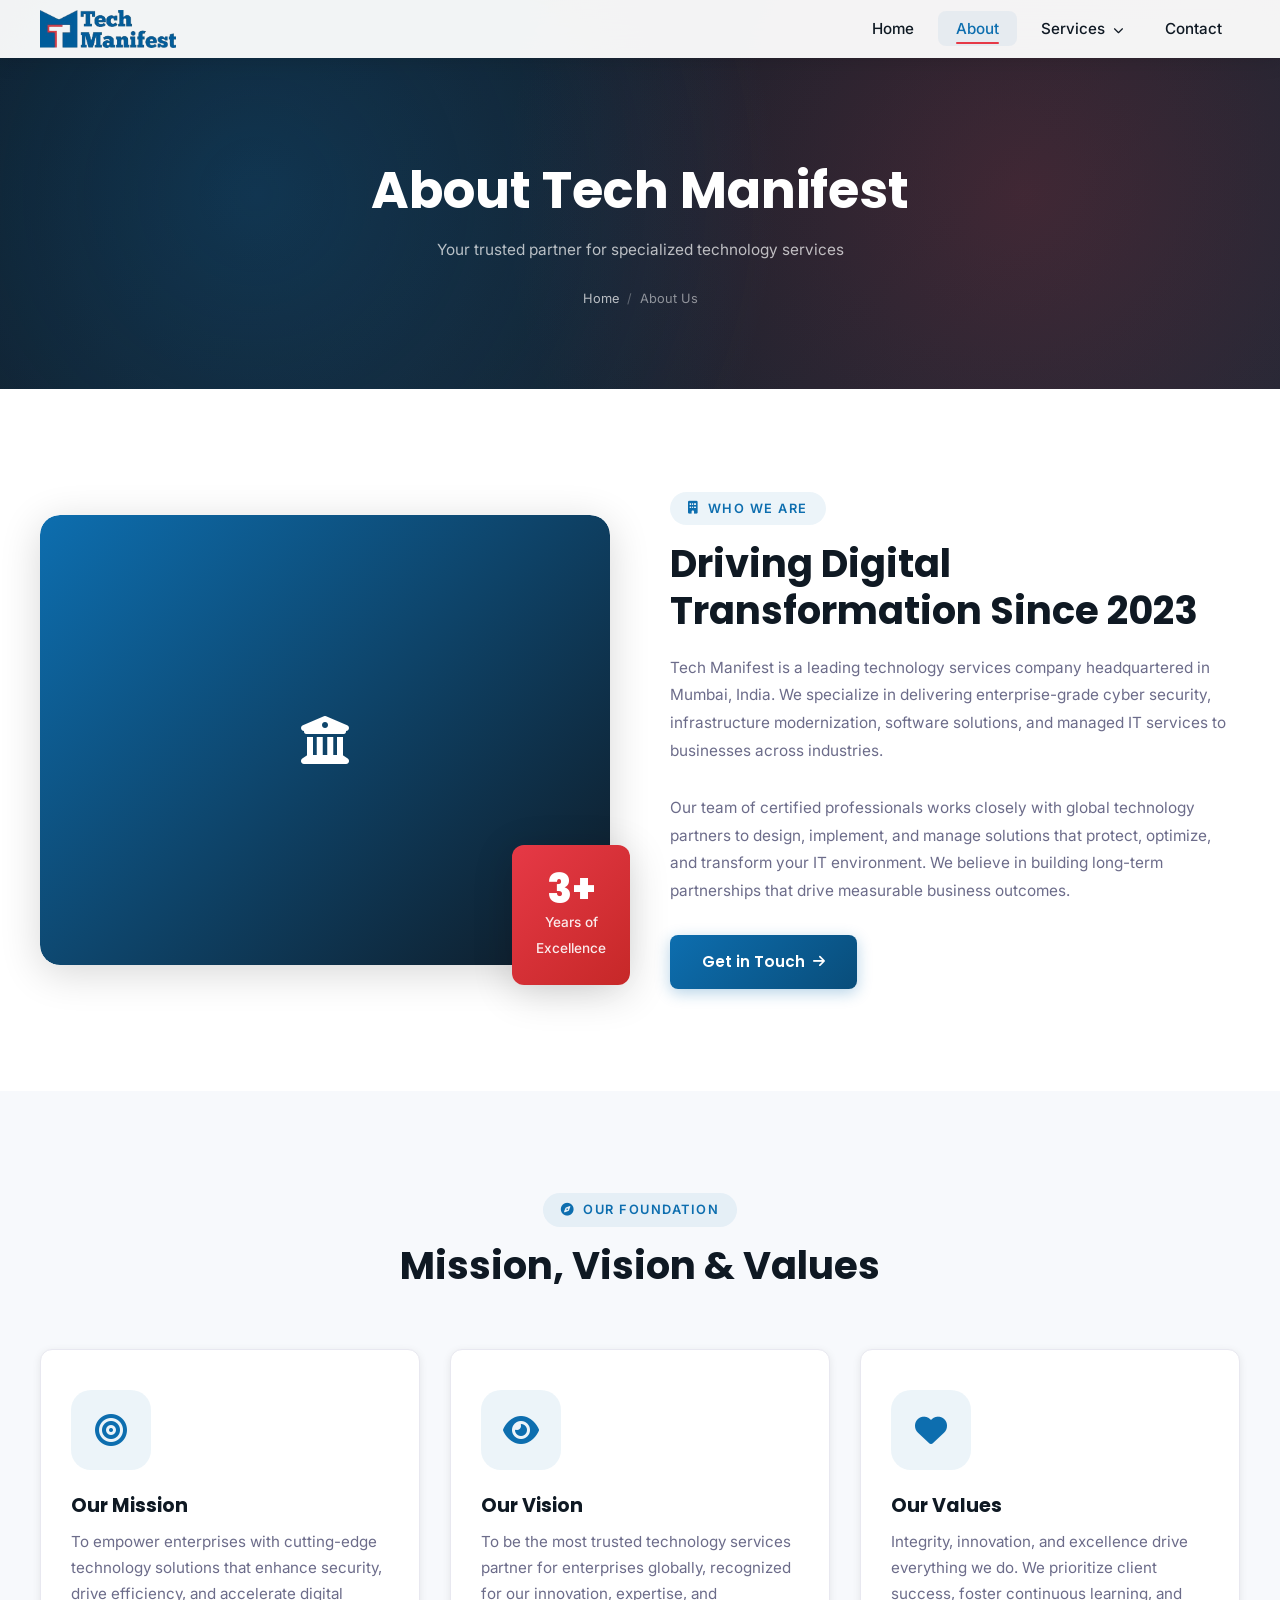
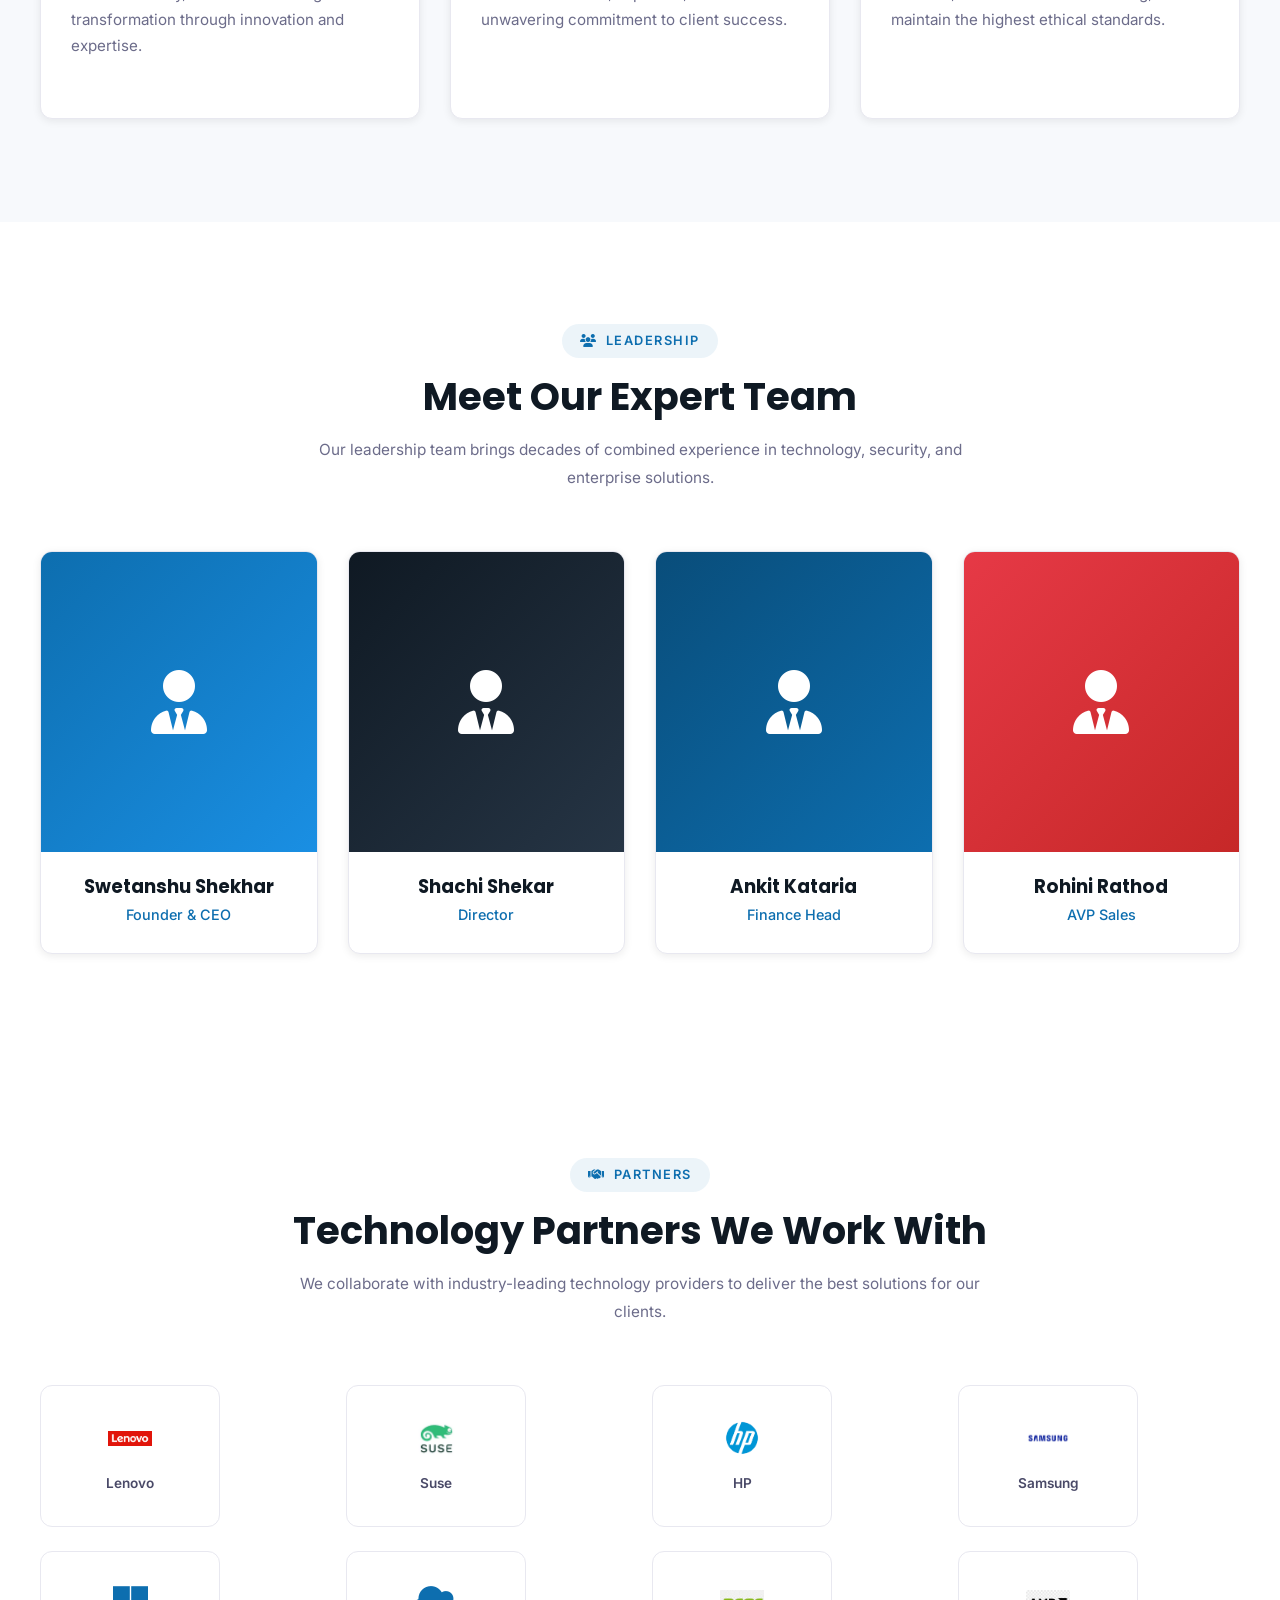
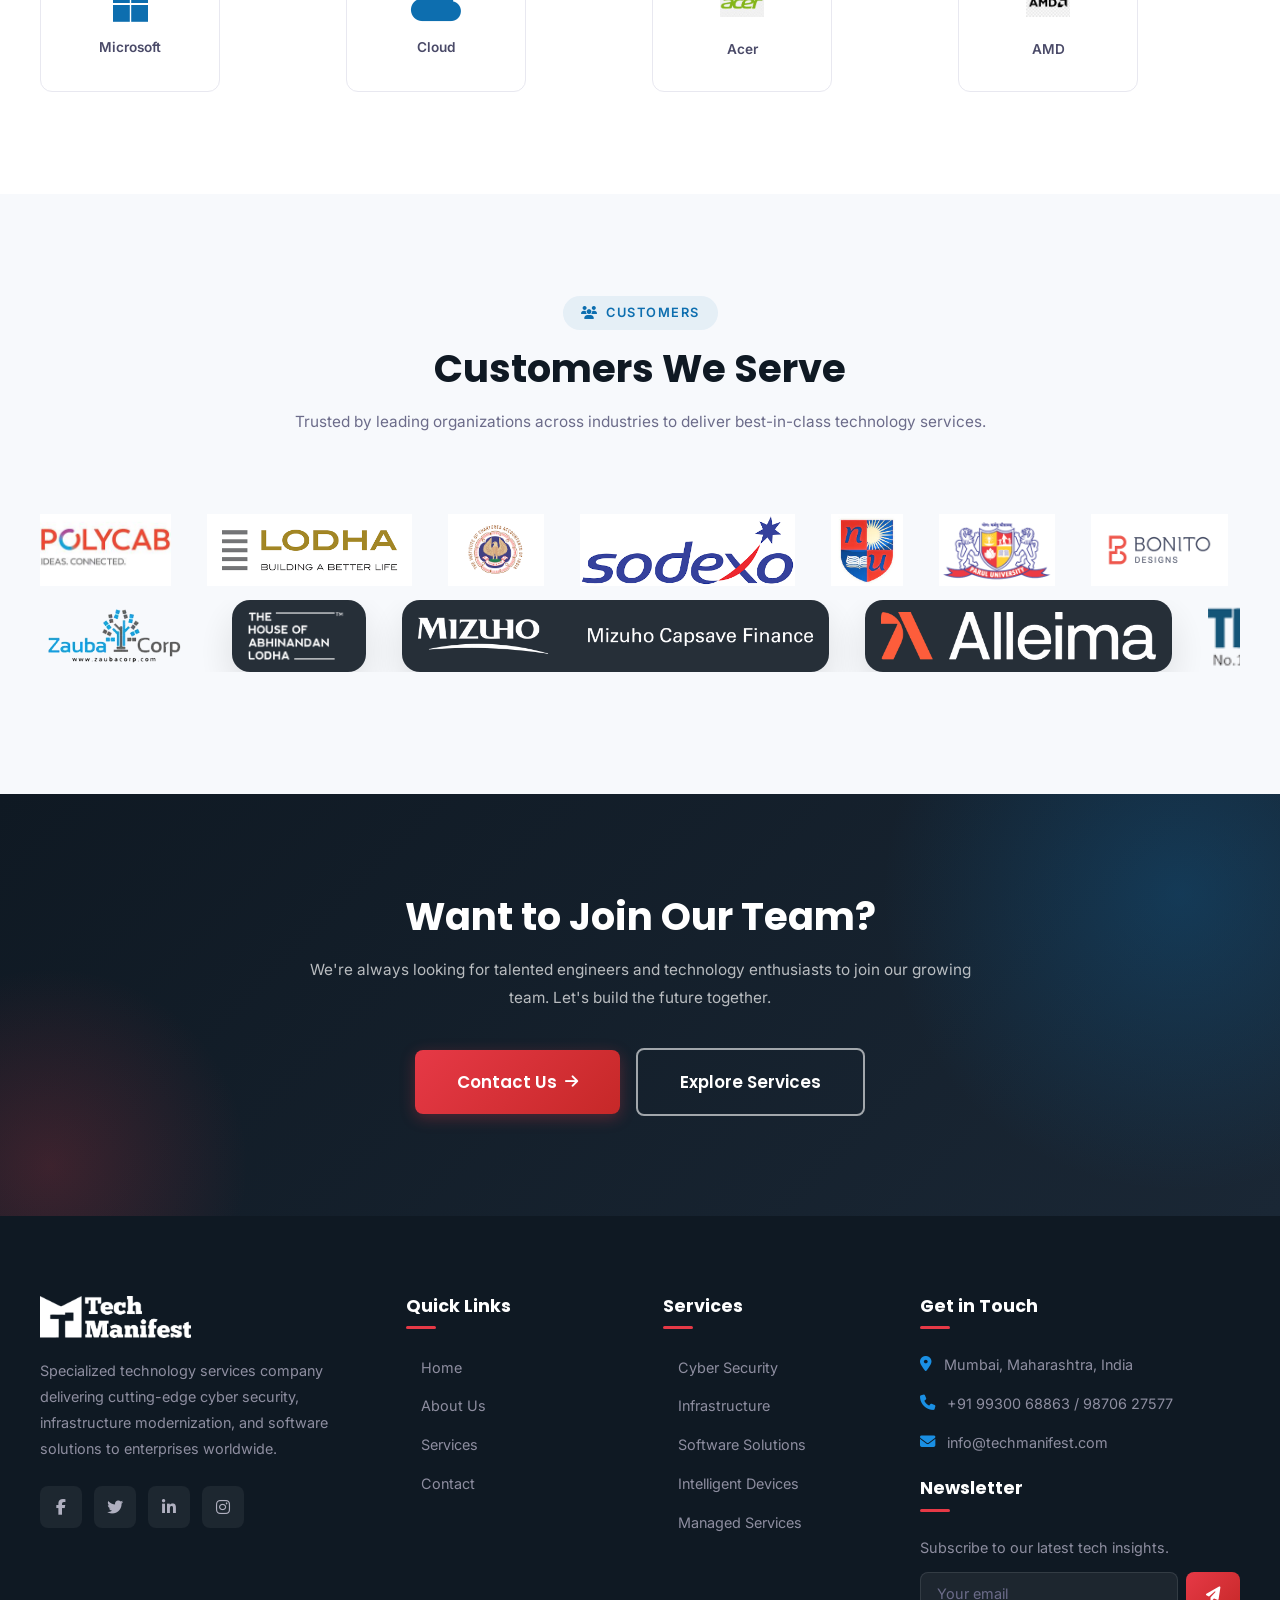
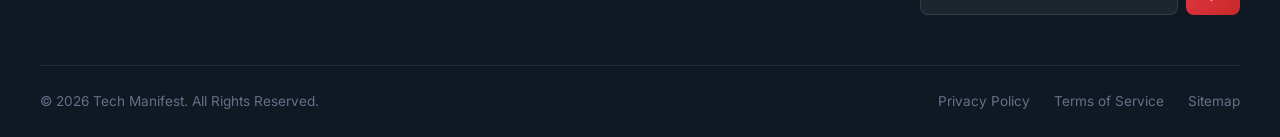
<file: about.html>
<!DOCTYPE html>
<html lang="en">
<head>
  <meta charset="UTF-8">
  <meta name="viewport" content="width=device-width, initial-scale=1.0">
  <title>About Us — Tech Manifest | Our Story, Mission & Expert Team</title>
  <meta name="description" content="Learn about Tech Manifest — our mission, vision, expert team, and commitment to delivering specialized technology services for enterprises.">
  <meta name="keywords" content="about tech manifest, IT company, technology team, cyber security company, IT services company India">
  <meta name="robots" content="index, follow">
  <link rel="canonical" href="https://techmanifest.com/about.html">

  <meta property="og:type" content="website">
  <meta property="og:title" content="About Tech Manifest — Our Story & Mission">
  <meta property="og:description" content="Learn about our mission, expert team, and commitment to specialized technology services.">

  <link rel="icon" type="image/jpeg" href="assets/images/Tech_Manifest_Logo.png">
  <link rel="preconnect" href="https://fonts.googleapis.com">
  <link rel="preconnect" href="https://fonts.gstatic.com" crossorigin>
  <link href="https://fonts.googleapis.com/css2?family=Inter:wght@300;400;500;600;700&family=Poppins:wght@400;500;600;700;800;900&display=swap" rel="stylesheet">
  <link rel="stylesheet" href="https://cdn.jsdelivr.net/npm/@fortawesome/fontawesome-free@6.5.1/css/all.min.css">
  <link rel="stylesheet" href="assets/css/style.css">
  <link rel="stylesheet" href="assets/css/responsive.css">
</head>
<body>

  <!-- Preloader -->
  <div class="preloader" id="preloader"><div class="preloader-spinner"></div></div>
  <div class="nav-overlay" id="navOverlay"></div>

  <!-- ============ HEADER ============ -->
  <header class="header scrolled" id="header">
    <div class="container flex-between">
      <a href="index.html" class="logo"><img src="assets/images/Tech_Manifest_Logo.png" alt="Tech Manifest" width="160" height="44"></a>
      <nav class="nav" id="nav">
        <ul class="nav-list">
          <li><a href="index.html" class="nav-link">Home</a></li>
          <li><a href="about.html" class="nav-link active">About</a></li>
          <li class="nav-item">
            <a href="services.html" class="nav-link">Services <i class="fas fa-chevron-down" style="font-size:0.65rem;margin-left:4px"></i></a>
            <div class="dropdown">
              <a href="services.html#cyber-security" class="dropdown-link"><i class="fas fa-shield-halved"></i> Cyber Security</a>
              <a href="services.html#infrastructure" class="dropdown-link"><i class="fas fa-server"></i> Infrastructure</a>
              <a href="services.html#software" class="dropdown-link"><i class="fas fa-code"></i> Software Solutions</a>
              <a href="services.html#intelligent-devices" class="dropdown-link"><i class="fas fa-microchip"></i> Intelligent Devices</a>
              <a href="services.html#managed-services" class="dropdown-link"><i class="fas fa-gears"></i> Managed Services</a>
            </div>
          </li>
          <li><a href="contact.html" class="nav-link">Contact</a></li>
        </ul>
      </nav>
      <button class="menu-toggle" id="menuToggle" aria-label="Toggle Navigation"><span></span><span></span><span></span></button>
    </div>
  </header>

  <!-- ============ PAGE BANNER ============ -->
  <section class="page-banner">
    <div class="container">
      <h1 class="reveal">About Tech Manifest</h1>
      <p class="reveal stagger-1">Your trusted partner for specialized technology services</p>
      <nav class="breadcrumb reveal stagger-2" aria-label="Breadcrumb">
        <a href="index.html">Home</a>
        <span class="separator">/</span>
        <span>About Us</span>
      </nav>
    </div>
  </section>

  <!-- ============ ABOUT MAIN ============ -->
  <section class="section">
    <div class="container">
      <div class="about-grid">
        <div class="about-image reveal-left">
          <div class="image-main">
            <div style="width:100%;height:450px;background:linear-gradient(135deg,#0D6EAF,#0F1923);display:flex;align-items:center;justify-content:center;color:white;font-size:3rem;border-radius:var(--radius-lg)">
              <i class="fas fa-building-columns"></i>
            </div>
          </div>
          <div class="experience-badge">
            <span class="number">3+</span>
            <span class="label">Years of<br>Excellence</span>
          </div>
        </div>

        <div class="about-content reveal-right">
          <span class="section-badge"><i class="fas fa-building"></i> Who We Are</span>
          <h2>Driving Digital Transformation Since 2023</h2>
          <p>Tech Manifest is a leading technology services company headquartered in Mumbai, India. We specialize in delivering enterprise-grade cyber security, infrastructure modernization, software solutions, and managed IT services to businesses across industries.</p>
          <p style="color:var(--gray-600);margin-bottom:30px;line-height:1.8;">Our team of certified professionals works closely with global technology partners to design, implement, and manage solutions that protect, optimize, and transform your IT environment. We believe in building long-term partnerships that drive measurable business outcomes.</p>

          <a href="contact.html" class="btn btn-primary">Get in Touch <i class="fas fa-arrow-right"></i></a>
        </div>
      </div>
    </div>
  </section>

  <!-- ============ MISSION / VISION / VALUES ============ -->
  <section class="section section-gray">
    <div class="container">
      <div class="section-header reveal">
        <span class="section-badge"><i class="fas fa-compass"></i> Our Foundation</span>
        <h2>Mission, Vision & Values</h2>
      </div>

      <div class="grid grid-3">
        <div class="service-card reveal stagger-1" style="text-align:left">
          <div class="service-icon" style="margin:0 0 24px 0">
            <i class="fas fa-bullseye"></i>
          </div>
          <h3>Our Mission</h3>
          <p>To empower enterprises with cutting-edge technology solutions that enhance security, drive efficiency, and accelerate digital transformation through innovation and expertise.</p>
        </div>

        <div class="service-card reveal stagger-2" style="text-align:left">
          <div class="service-icon" style="margin:0 0 24px 0">
            <i class="fas fa-eye"></i>
          </div>
          <h3>Our Vision</h3>
          <p>To be the most trusted technology services partner for enterprises globally, recognized for our innovation, expertise, and unwavering commitment to client success.</p>
        </div>

        <div class="service-card reveal stagger-3" style="text-align:left">
          <div class="service-icon" style="margin:0 0 24px 0">
            <i class="fas fa-heart"></i>
          </div>
          <h3>Our Values</h3>
          <p>Integrity, innovation, and excellence drive everything we do. We prioritize client success, foster continuous learning, and maintain the highest ethical standards.</p>
        </div>
      </div>
    </div>
  </section>

  <!-- ============ LEADERSHIP TEAM ============ -->
  <section class="section">
    <div class="container">
      <div class="section-header reveal">
        <span class="section-badge"><i class="fas fa-users"></i> Leadership</span>
        <h2>Meet Our Expert Team</h2>
        <p>Our leadership team brings decades of combined experience in technology, security, and enterprise solutions.</p>
      </div>

      <div class="grid grid-4">
        <div class="team-card reveal stagger-1">
          <div class="card-image" style="background:linear-gradient(135deg,#0D6EAF,#1A8FE3);display:flex;align-items:center;justify-content:center;color:white;font-size:4rem;">
            <i class="fas fa-user-tie"></i>
            <div class="team-social">
              <a href="#"><i class="fab fa-linkedin-in"></i></a>
              <a href="#"><i class="fab fa-twitter"></i></a>
            </div>
          </div>
          <div class="card-info">
            <h3>Swetanshu Shekhar</h3>
            <span>Founder & CEO</span>
          </div>
        </div>


                        <div class="team-card reveal stagger-4">
          <div class="card-image" style="background:linear-gradient(135deg,#0F1923,#263545);display:flex;align-items:center;justify-content:center;color:white;font-size:4rem;">
            <i class="fas fa-user-tie"></i>
            <div class="team-social">
              <a href="#"><i class="fab fa-linkedin-in"></i></a>
              <a href="#"><i class="fab fa-twitter"></i></a>
            </div>
          </div>
          <div class="card-info">
            <h3>Shachi Shekar</h3>
            <span>Director</span>
          </div>
        </div>

        <div class="team-card reveal stagger-2">
          <div class="card-image" style="background:linear-gradient(135deg,#094D7A,#0D6EAF);display:flex;align-items:center;justify-content:center;color:white;font-size:4rem;">
            <i class="fas fa-user-tie"></i>
            <div class="team-social">
              <a href="#"><i class="fab fa-linkedin-in"></i></a>
              <a href="#"><i class="fab fa-twitter"></i></a>
            </div>
          </div>
          <div class="card-info">
            <h3>Ankit Kataria</h3>
            <span>Finance Head</span>
          </div>
        </div>



        <div class="team-card reveal stagger-3">
          <div class="card-image" style="background:linear-gradient(135deg,#E63946,#C62828);display:flex;align-items:center;justify-content:center;color:white;font-size:4rem;">
            <i class="fas fa-user-tie"></i>
            <div class="team-social">
              <a href="#"><i class="fab fa-linkedin-in"></i></a>
              <a href="#"><i class="fab fa-twitter"></i></a>
            </div>
          </div>
          <div class="card-info">
            <h3>Rohini Rathod</h3>
            <span>AVP Sales</span>
          </div>
        </div>


      </div>
    </div>
  </section>


  <!-- ============ TECHNOLOGY PARTNERS ============ -->
  <section class="section">
    <div class="container">
      <div class="section-header reveal">
        <span class="section-badge"><i class="fas fa-handshake"></i> Partners</span>
        <h2>Technology Partners We Work With</h2>
        <p>We collaborate with industry-leading technology providers to deliver the best solutions for our clients.</p>
      </div>

      <div class="tech-grid reveal">

        <div class="tech-item">
          <img src="assets/images/lenovo.png" alt="Lenovo" width="44" height="44">
          <span>Lenovo</span>
        </div>
        <div class="tech-item">
          <img src="assets/images/suse.webp" alt="Suse" width="44" height="44">
          <span>Suse</span>
        </div>
        <div class="tech-item">
          <img src="assets/images/hp.png" alt="HP" width="44" height="44">
          <span>HP</span>
        </div>
        <div class="tech-item">
          <img src="assets/images/samsung.png" alt="Samsung" width="44" height="44">
          <span>Samsung</span>
        </div>
        <div class="tech-item">
          <i class="fab fa-microsoft"></i>
          <span>Microsoft</span>
        </div>
        <div class="tech-item">
          <i class="fas fa-cloud"></i>
          <span>Cloud</span>
        </div>
        <div class="tech-item">
          <img src="assets/images/acer-logo.jpeg" alt="Acer" width="44" height="44">
          <span>Acer</span>
        </div>
        <div class="tech-item">
          <img src="assets/images/amd-logo.png" alt="AMD" width="44" height="44">
          <span>AMD</span>
        </div>
      </div>
    </div>
  </section>

    <!-- ============ CUSTOMERS ============ -->
    <section class="section section-gray">
      <div class="container">
        <div class="section-header reveal">
          <span class="section-badge"
            ><i class="fas fa-users"></i> Customers</span
          >
          <h2>Customers We Serve</h2>
          <p>
            Trusted by leading organizations across industries to deliver
            best-in-class technology services.
          </p>
        </div>

        <div class="customer-marquee reveal" aria-label="Customers logos">
          <div class="marquee-row">
            <div class="marquee-track">
              <div class="marquee-item">
                <img src="assets/images/polycab.jpeg" alt="Polycab logo" />
              </div>
              <div class="marquee-item">
                <img src="assets/images/lodha.png" alt="Lodha logo" />
              </div>
              <div class="marquee-item">
                <img
                  src="assets/images/icai.png"
                  alt="ICAI Institute of India logo"
                />
              </div>
              <div class="marquee-item">
                <img src="assets/images/sodexo.png" alt="Sodexo logo" />
              </div>
              <div class="marquee-item">
                <img
                  src="assets/images/nirma-university.jpeg"
                  alt="Nirma University logo"
                />
              </div>
              <div class="marquee-item">
                <img
                  src="assets/images/parul-university.png"
                  alt="Parul University logo"
                />
              </div>
              <div class="marquee-item">
                <img
                  src="assets/images/bornito-design.png"
                  alt="Bornito Design logo"
                />
              </div>
              <div class="marquee-item">
                <img
                  src="assets/images/client/anika_industries_logo.png"
                  alt="Anika Industries logo"
                />
              </div>
              <div class="marquee-item">
                <img
                  src="assets/images/client/logo-Zauba.webp"
                  alt="Zauba logo"
                />
              </div>
              <div class="marquee-item">
                <img
                  src="assets/images/client/abhinandan-lodha-logo.webp"
                  alt="Abhinandan Lodha logo"
                />
              </div>
              <div class="marquee-item">
                <img
                  src="assets/images/client/capsavewhitelogo.png"
                  alt="Capsave logo"
                />
              </div>
              <div class="marquee-item">
                <img
                  src="assets/images/client/alleima-logo-light.webp"
                  alt="Alleima logo"
                />
              </div>
              <div class="marquee-item">
                <img
                  src="assets/images/client/logo-transasia.png"
                  alt="Transasia logo"
                />
              </div>
              <div class="marquee-item">
                <img
                  src="assets/images/client/husco_logo.webp"
                  alt="Husco logo"
                />
              </div>
              <div class="marquee-item">
                <img
                  src="assets/images/client/logo_astemo.png"
                  alt="Astemo logo"
                />
              </div>
              <div class="marquee-item">
                <img
                  src="assets/images/client/logo_stable.webp"
                  alt="Stable logo"
                />
              </div>
              <div class="marquee-item">
                <img
                  src="assets/images/client/FM-Logistic.webp"
                  alt="FM Logistic logo"
                />
              </div>
              <div class="marquee-item">
                <img
                  src="assets/images/client/marketsandmarkets_logo.webp"
                  alt="Markets and Markets logo"
                />
              </div>
              <div class="marquee-item">
                <img
                  src="assets/images/client/white-Logo-FLAME.webp"
                  alt="FLAME logo"
                />
              </div>
              <div class="marquee-item">
                <img
                  src="assets/images/client/teleglobal.webp"
                  alt="Teleglobal logo"
                />
              </div>
              <div class="marquee-item">
                <img
                  src="assets/images/client/coverfox.webp"
                  alt="CoverFox logo"
                />
              </div>
              <div class="marquee-item">
                <img
                  src="assets/images/client/goorej_pet.webp"
                  alt="Goorej Pet logo"
                />
              </div>
              <div class="marquee-item">
                <img src="assets/images/client/allen.webp" alt="Allen logo" />
              </div>
              <div class="marquee-item">
                <img
                  src="assets/images/client/HD_contruction.webp"
                  alt="HD Construction logo"
                />
              </div>
              <div class="marquee-item">
                <img
                  src="assets/images/client/birla.webp"
                  alt="Aditya Birla logo"
                />
              </div>
              <div class="marquee-item">
                <img
                  src="assets/images/client/bonito_design.webp"
                  alt="Bonito Design logo"
                />
              </div>
              <div class="marquee-item">
                <img
                  src="assets/images/client/coverStack.webp"
                  alt="CoverStack logo"
                />
              </div>
              <div class="marquee-item">
                <img
                  src="assets/images/client/yuva-bharat.webp"
                  alt="Yuva Bharat logo"
                />
              </div>
              <div class="marquee-item">
                <img
                  src="assets/images/client/maxi-oral-care.webp"
                  alt="Maxi Oral Care logo"
                />
              </div>
              <div class="marquee-item">
                <img
                  src="assets/images/client/mutual_automotive.webp"
                  alt="Mutual Automotive logo"
                />
              </div>
              <div class="marquee-item">
                <img
                  src="assets/images/client/delta-logo.webp"
                  alt="Delta Nutritives logo"
                />
              </div>
              <div class="marquee-item">
                <img src="assets/images/client/akwel.webp" alt="Akwel logo" />
              </div>
            </div>
            <div class="marquee-track" aria-hidden="true">
              <!-- duplicate for seamless scroll -->
              <div class="marquee-item">
                <img src="assets/images/polycab.jpeg" alt="Polycab logo" />
              </div>
              <div class="marquee-item">
                <img src="assets/images/lodha.png" alt="Lodha logo" />
              </div>
              <div class="marquee-item">
                <img
                  src="assets/images/icai.png"
                  alt="ICAI Institute of India logo"
                />
              </div>
              <div class="marquee-item">
                <img src="assets/images/sodexo.png" alt="Sodexo logo" />
              </div>
              <div class="marquee-item">
                <img
                  src="assets/images/nirma-university.jpeg"
                  alt="Nirma University logo"
                />
              </div>
              <div class="marquee-item">
                <img
                  src="assets/images/parul-university.png"
                  alt="Parul University logo"
                />
              </div>
              <div class="marquee-item">
                <img
                  src="assets/images/bornito-design.png"
                  alt="Bornito Design logo"
                />
              </div>
              <div class="marquee-item">
                <img
                  src="assets/images/client/anika_industries_logo.png"
                  alt="Anika Industries logo"
                />
              </div>
              <div class="marquee-item">
                <img
                  src="assets/images/client/logo-Zauba.webp"
                  alt="Zauba logo"
                />
              </div>
              <div class="marquee-item">
                <img
                  src="assets/images/client/abhinandan-lodha-logo.webp"
                  alt="Abhinandan Lodha logo"
                />
              </div>
              <div class="marquee-item">
                <img
                  src="assets/images/client/capsavewhitelogo.png"
                  alt="Capsave logo"
                />
              </div>
              <div class="marquee-item">
                <img
                  src="assets/images/client/alleima-logo-light.webp"
                  alt="Alleima logo"
                />
              </div>
              <div class="marquee-item">
                <img
                  src="assets/images/client/logo-transasia.png"
                  alt="Transasia logo"
                />
              </div>
              <div class="marquee-item">
                <img
                  src="assets/images/client/husco_logo.webp"
                  alt="Husco logo"
                />
              </div>
              <div class="marquee-item">
                <img
                  src="assets/images/client/logo_astemo.png"
                  alt="Astemo logo"
                />
              </div>
              <div class="marquee-item">
                <img
                  src="assets/images/client/logo_stable.webp"
                  alt="Stable logo"
                />
              </div>
              <div class="marquee-item">
                <img
                  src="assets/images/client/FM-Logistic.webp"
                  alt="FM Logistic logo"
                />
              </div>
              <div class="marquee-item">
                <img
                  src="assets/images/client/marketsandmarkets_logo.webp"
                  alt="Markets and Markets logo"
                />
              </div>
              <div class="marquee-item">
                <img
                  src="assets/images/client/white-Logo-FLAME.webp"
                  alt="FLAME logo"
                />
              </div>
              <div class="marquee-item">
                <img
                  src="assets/images/client/teleglobal.webp"
                  alt="Teleglobal logo"
                />
              </div>
              <div class="marquee-item">
                <img
                  src="assets/images/client/coverfox.webp"
                  alt="CoverFox logo"
                />
              </div>
              <div class="marquee-item">
                <img
                  src="assets/images/client/goorej_pet.webp"
                  alt="Goorej Pet logo"
                />
              </div>
              <div class="marquee-item">
                <img src="assets/images/client/allen.webp" alt="Allen logo" />
              </div>
              <div class="marquee-item">
                <img
                  src="assets/images/client/HD_contruction.webp"
                  alt="HD Construction logo"
                />
              </div>
              <div class="marquee-item">
                <img
                  src="assets/images/client/birla.webp"
                  alt="Aditya Birla logo"
                />
              </div>
              <div class="marquee-item">
                <img
                  src="assets/images/client/bonito_design.webp"
                  alt="Bonito Design logo"
                />
              </div>
              <div class="marquee-item">
                <img
                  src="assets/images/client/coverStack.webp"
                  alt="CoverStack logo"
                />
              </div>
              <div class="marquee-item">
                <img
                  src="assets/images/client/yuva-bharat.webp"
                  alt="Yuva Bharat logo"
                />
              </div>
              <div class="marquee-item">
                <img
                  src="assets/images/client/maxi-oral-care.webp"
                  alt="Maxi Oral Care logo"
                />
              </div>
              <div class="marquee-item">
                <img
                  src="assets/images/client/mutual_automotive.webp"
                  alt="Mutual Automotive logo"
                />
              </div>
              <div class="marquee-item">
                <img
                  src="assets/images/client/delta-logo.webp"
                  alt="Delta Nutritives logo"
                />
              </div>
              <div class="marquee-item">
                <img src="assets/images/client/akwel.webp" alt="Akwel logo" />
              </div>
            </div>
          </div>

          <div class="marquee-row marquee-row--reverse">
            <div class="marquee-track">
              <!-- same items for second row -->
              <div class="marquee-item">
                <img
                  src="assets/images/client/logo-Zauba.webp"
                  alt="Zauba logo"
                />
              </div>
              <div class="marquee-item">
                <img
                  src="assets/images/client/abhinandan-lodha-logo.webp"
                  alt="Abhinandan Lodha logo"
                />
              </div>
              <div class="marquee-item">
                <img
                  src="assets/images/client/capsavewhitelogo.png"
                  alt="Capsave logo"
                />
              </div>
              <div class="marquee-item">
                <img
                  src="assets/images/client/alleima-logo-light.webp"
                  alt="Alleima logo"
                />
              </div>
              <div class="marquee-item">
                <img
                  src="assets/images/client/logo-transasia.png"
                  alt="Transasia logo"
                />
              </div>
              <div class="marquee-item">
                <img
                  src="assets/images/client/husco_logo.webp"
                  alt="Husco logo"
                />
              </div>
              <div class="marquee-item">
                <img
                  src="assets/images/client/logo_astemo.png"
                  alt="Astemo logo"
                />
              </div>
              <div class="marquee-item">
                <img
                  src="assets/images/client/logo_stable.webp"
                  alt="Stable logo"
                />
              </div>
              <div class="marquee-item">
                <img
                  src="assets/images/client/FM-Logistic.webp"
                  alt="FM Logistic logo"
                />
              </div>
              <div class="marquee-item">
                <img
                  src="assets/images/client/marketsandmarkets_logo.webp"
                  alt="Markets and Markets logo"
                />
              </div>
              <div class="marquee-item">
                <img
                  src="assets/images/client/white-Logo-FLAME.webp"
                  alt="FLAME logo"
                />
              </div>
              <div class="marquee-item">
                <img
                  src="assets/images/client/teleglobal.webp"
                  alt="Teleglobal logo"
                />
              </div>
              <div class="marquee-item">
                <img
                  src="assets/images/client/coverfox.webp"
                  alt="CoverFox logo"
                />
              </div>
              <div class="marquee-item">
                <img
                  src="assets/images/client/goorej_pet.webp"
                  alt="Goorej Pet logo"
                />
              </div>
              <div class="marquee-item">
                <img src="assets/images/client/allen.webp" alt="Allen logo" />
              </div>
              <div class="marquee-item">
                <img
                  src="assets/images/client/HD_contruction.webp"
                  alt="HD Construction logo"
                />
              </div>
              <div class="marquee-item">
                <img
                  src="assets/images/client/birla.webp"
                  alt="Aditya Birla logo"
                />
              </div>
              <div class="marquee-item">
                <img
                  src="assets/images/client/bonito_design.webp"
                  alt="Bonito Design logo"
                />
              </div>
              <div class="marquee-item">
                <img
                  src="assets/images/client/coverStack.webp"
                  alt="CoverStack logo"
                />
              </div>
              <div class="marquee-item">
                <img
                  src="assets/images/client/yuva-bharat.webp"
                  alt="Yuva Bharat logo"
                />
              </div>
              <div class="marquee-item">
                <img
                  src="assets/images/client/maxi-oral-care.webp"
                  alt="Maxi Oral Care logo"
                />
              </div>
              <div class="marquee-item">
                <img
                  src="assets/images/client/mutual_automotive.webp"
                  alt="Mutual Automotive logo"
                />
              </div>
              <div class="marquee-item">
                <img
                  src="assets/images/client/delta-logo.webp"
                  alt="Delta Nutritives logo"
                />
              </div>
              <div class="marquee-item">
                <img src="assets/images/client/akwel.webp" alt="Akwel logo" />
              </div>
            </div>
            <div class="marquee-track" aria-hidden="true">
              <!-- duplicate for seamless scroll -->
              <div class="marquee-item">
                <img
                  src="assets/images/client/logo-Zauba.webp"
                  alt="Zauba logo"
                />
              </div>
              <div class="marquee-item">
                <img
                  src="assets/images/client/abhinandan-lodha-logo.webp"
                  alt="Abhinandan Lodha logo"
                />
              </div>
              <div class="marquee-item">
                <img
                  src="assets/images/client/capsavewhitelogo.png"
                  alt="Capsave logo"
                />
              </div>
              <div class="marquee-item">
                <img
                  src="assets/images/client/alleima-logo-light.webp"
                  alt="Alleima logo"
                />
              </div>
              <div class="marquee-item">
                <img
                  src="assets/images/client/logo-transasia.png"
                  alt="Transasia logo"
                />
              </div>
              <div class="marquee-item">
                <img
                  src="assets/images/client/husco_logo.webp"
                  alt="Husco logo"
                />
              </div>
              <div class="marquee-item">
                <img
                  src="assets/images/client/logo_astemo.png"
                  alt="Astemo logo"
                />
              </div>
              <div class="marquee-item">
                <img
                  src="assets/images/client/logo_stable.webp"
                  alt="Stable logo"
                />
              </div>
              <div class="marquee-item">
                <img
                  src="assets/images/client/FM-Logistic.webp"
                  alt="FM Logistic logo"
                />
              </div>
              <div class="marquee-item">
                <img
                  src="assets/images/client/marketsandmarkets_logo.webp"
                  alt="Markets and Markets logo"
                />
              </div>
              <div class="marquee-item">
                <img
                  src="assets/images/client/white-Logo-FLAME.webp"
                  alt="FLAME logo"
                />
              </div>
              <div class="marquee-item">
                <img
                  src="assets/images/client/teleglobal.webp"
                  alt="Teleglobal logo"
                />
              </div>
              <div class="marquee-item">
                <img
                  src="assets/images/client/coverfox.webp"
                  alt="CoverFox logo"
                />
              </div>
              <div class="marquee-item">
                <img
                  src="assets/images/client/goorej_pet.webp"
                  alt="Goorej Pet logo"
                />
              </div>
              <div class="marquee-item">
                <img src="assets/images/client/allen.webp" alt="Allen logo" />
              </div>
              <div class="marquee-item">
                <img
                  src="assets/images/client/HD_contruction.webp"
                  alt="HD Construction logo"
                />
              </div>
              <div class="marquee-item">
                <img
                  src="assets/images/client/birla.webp"
                  alt="Aditya Birla logo"
                />
              </div>
              <div class="marquee-item">
                <img
                  src="assets/images/client/bonito_design.webp"
                  alt="Bonito Design logo"
                />
              </div>
              <div class="marquee-item">
                <img
                  src="assets/images/client/coverStack.webp"
                  alt="CoverStack logo"
                />
              </div>
              <div class="marquee-item">
                <img
                  src="assets/images/client/yuva-bharat.webp"
                  alt="Yuva Bharat logo"
                />
              </div>
              <div class="marquee-item">
                <img
                  src="assets/images/client/maxi-oral-care.webp"
                  alt="Maxi Oral Care logo"
                />
              </div>
              <div class="marquee-item">
                <img
                  src="assets/images/client/mutual_automotive.webp"
                  alt="Mutual Automotive logo"
                />
              </div>
              <div class="marquee-item">
                <img
                  src="assets/images/client/delta-logo.webp"
                  alt="Delta Nutritives logo"
                />
              </div>
              <div class="marquee-item">
                <img src="assets/images/client/akwel.webp" alt="Akwel logo" />
              </div>
            </div>
          </div>
        </div>
      </div>
    </section>

  <!-- ============ CTA ============ -->
  <section class="cta-section">
    <div class="container">
      <div class="cta-content reveal">
        <h2>Want to Join Our Team?</h2>
        <p>We're always looking for talented engineers and technology enthusiasts to join our growing team. Let's build the future together.</p>
        <div class="cta-buttons">
          <a href="contact.html" class="btn btn-accent btn-lg">Contact Us <i class="fas fa-arrow-right"></i></a>
          <a href="services.html" class="btn btn-outline-white btn-lg">Explore Services</a>
        </div>
      </div>
    </div>
  </section>

  <!-- ============ FOOTER ============ -->
  <footer class="footer">
    <div class="container">
      <div class="footer-grid">
        <div class="footer-brand">
          <a href="index.html" class="logo"><img src="assets/images/Tech_Manifest_Logo.png" alt="Tech Manifest" width="160" height="42"></a>
          <p>Specialized technology services company delivering cutting-edge cyber security, infrastructure modernization, and software solutions to enterprises worldwide.</p>
          <div class="footer-social">
            <a href="#" aria-label="Facebook"><i class="fab fa-facebook-f"></i></a>
            <a href="#" aria-label="Twitter"><i class="fab fa-twitter"></i></a>
            <a href="#" aria-label="LinkedIn"><i class="fab fa-linkedin-in"></i></a>
            <a href="#" aria-label="Instagram"><i class="fab fa-instagram"></i></a>
          </div>
        </div>
        <div class="footer-column">
          <h4>Quick Links</h4>
          <ul class="footer-links">
            <li><a href="index.html"><i class="fas fa-chevron-right"></i> Home</a></li>
            <li><a href="about.html"><i class="fas fa-chevron-right"></i> About Us</a></li>
            <li><a href="services.html"><i class="fas fa-chevron-right"></i> Services</a></li>
            <li><a href="contact.html"><i class="fas fa-chevron-right"></i> Contact</a></li>
          </ul>
        </div>
        <div class="footer-column">
          <h4>Services</h4>
          <ul class="footer-links">
            <li><a href="services.html#cyber-security"><i class="fas fa-chevron-right"></i> Cyber Security</a></li>
            <li><a href="services.html#infrastructure"><i class="fas fa-chevron-right"></i> Infrastructure</a></li>
            <li><a href="services.html#software"><i class="fas fa-chevron-right"></i> Software Solutions</a></li>
            <li><a href="services.html#intelligent-devices"><i class="fas fa-chevron-right"></i> Intelligent Devices</a></li>
            <li><a href="services.html#managed-services"><i class="fas fa-chevron-right"></i> Managed Services</a></li>
          </ul>
        </div>
        <div class="footer-column">
          <h4>Get in Touch</h4>
          <div class="footer-contact-item"><i class="fas fa-location-dot"></i><span>Mumbai, Maharashtra, India</span></div>
          <div class="footer-contact-item"><i class="fas fa-phone"></i><span>+91 99300 68863 / 98706 27577</span></div>
          <div class="footer-contact-item"><i class="fas fa-envelope"></i><span>info@techmanifest.com</span></div>
          <h4 style="margin-top:24px">Newsletter</h4>
          <p style="font-size:0.9rem;color:var(--gray-500);margin-bottom:12px">Subscribe to our latest tech insights.</p>
          <form class="newsletter-form" onsubmit="return false;"><input type="email" placeholder="Your email" required><button type="submit"><i class="fas fa-paper-plane"></i></button></form>
        </div>
      </div>
      <div class="footer-bottom">
        <p>&copy; 2026 Tech Manifest. All Rights Reserved.</p>
        <div class="footer-bottom-links"><a href="privacy-policy.html">Privacy Policy</a><a href="terms-of-service.html">Terms of Service</a><a href="sitemap.html">Sitemap</a></div>
      </div>
    </div>
  </footer>

  <button class="scroll-top" id="scrollTop" aria-label="Scroll to top"><i class="fas fa-arrow-up"></i></button>
  <script src="assets/js/main.js"></script>
</body>
</html>
</file>
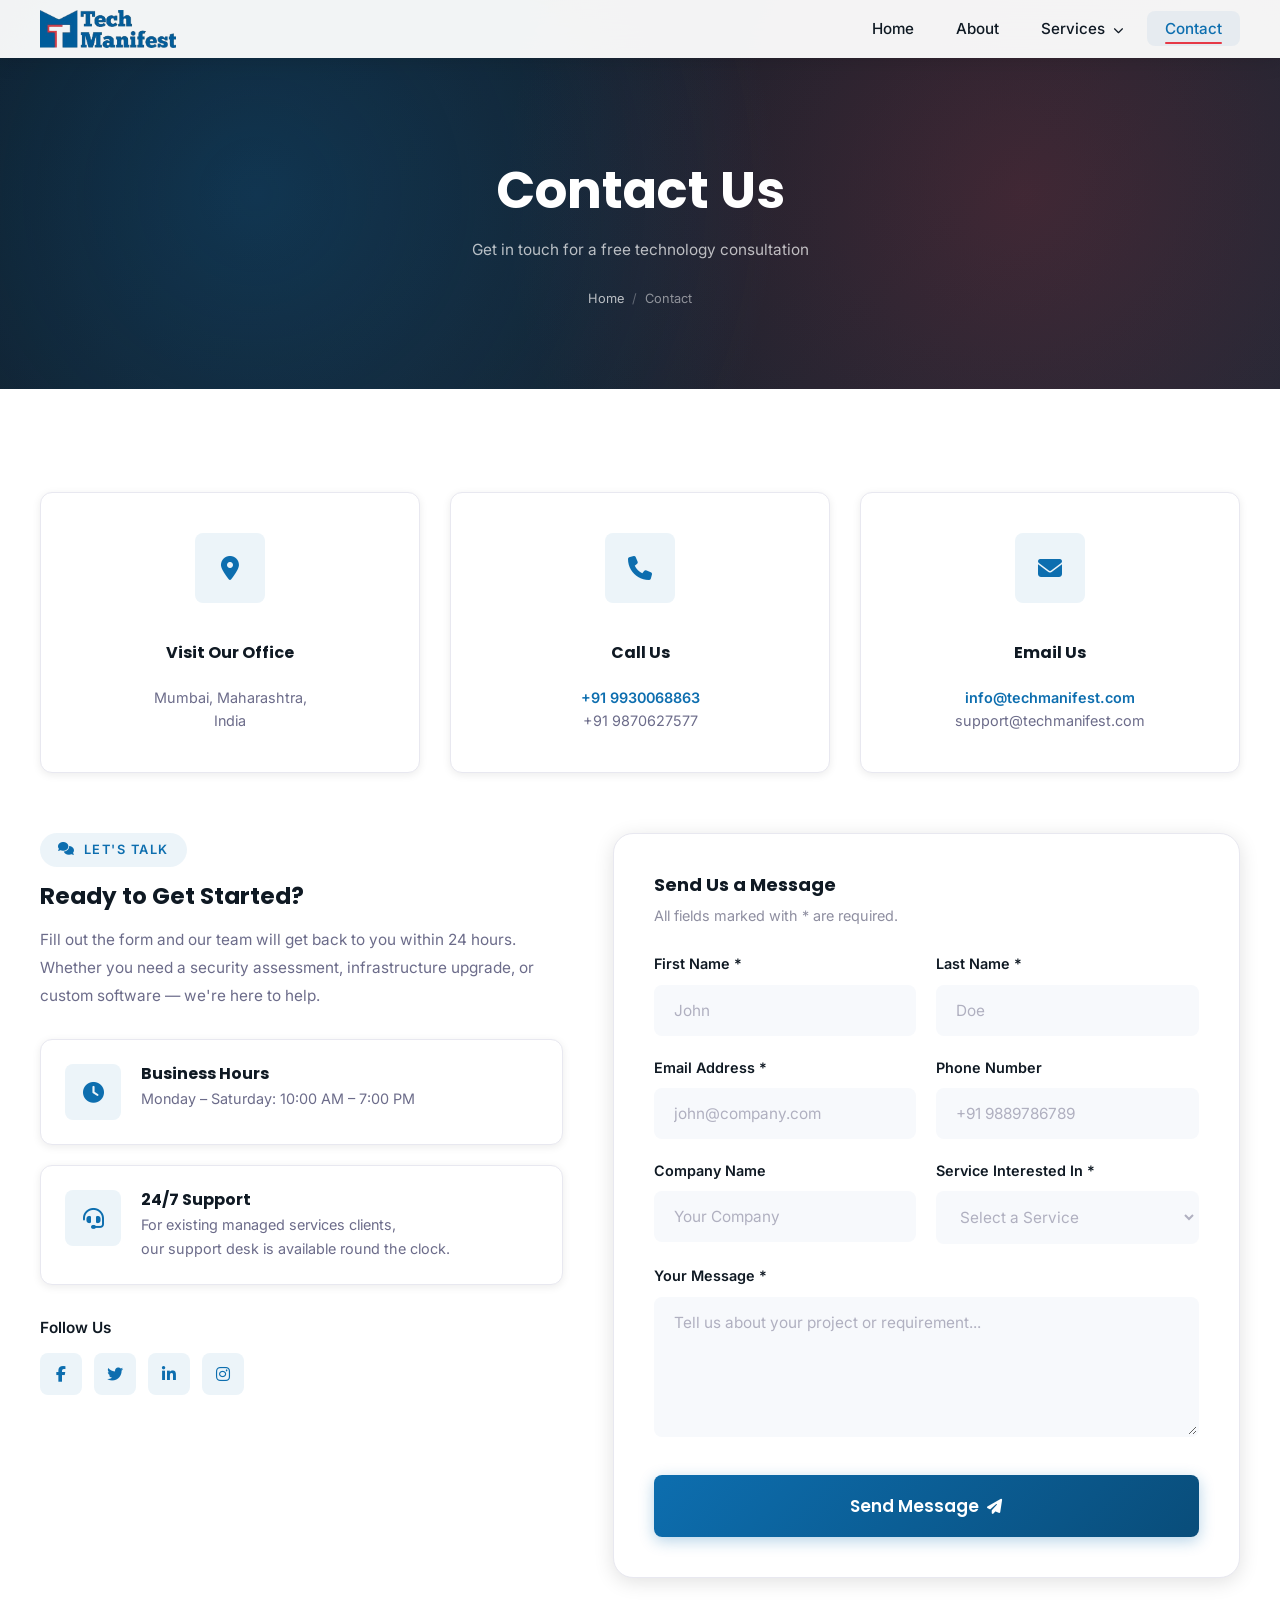
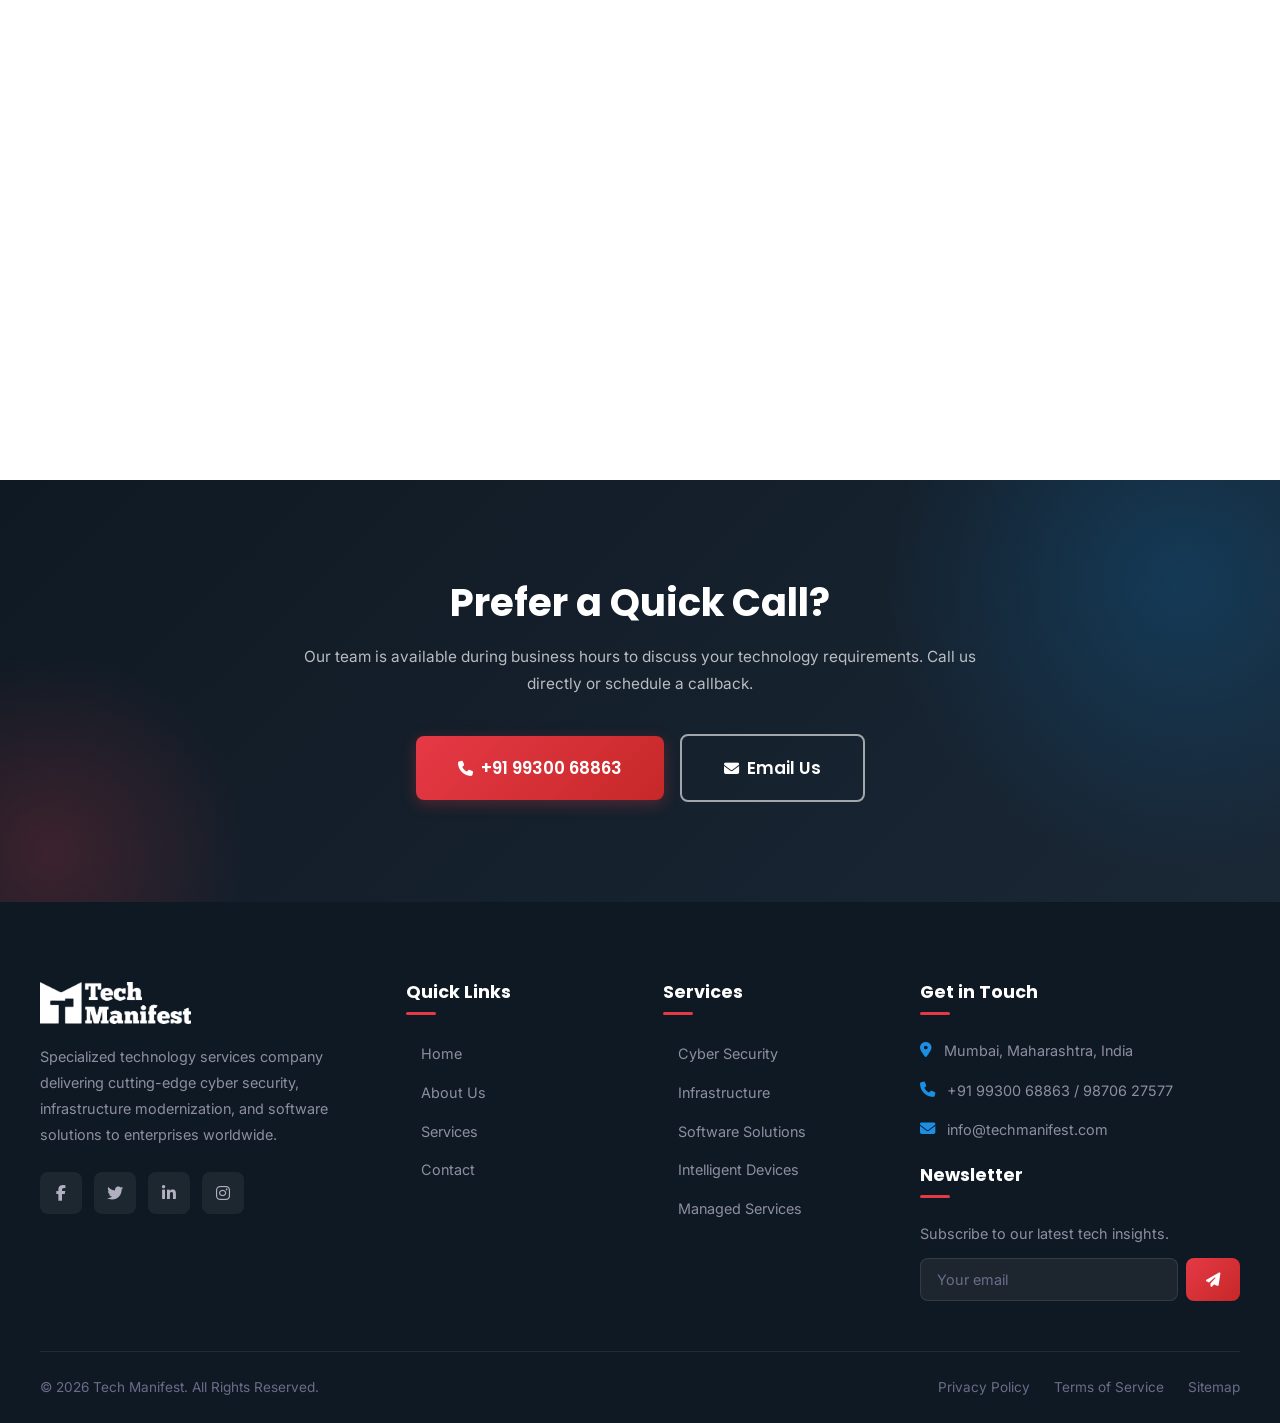
<file: contact.html>
<!DOCTYPE html>
<html lang="en">
<head>
  <meta charset="UTF-8">
  <meta name="viewport" content="width=device-width, initial-scale=1.0">
  <title>Contact Us — Tech Manifest | Get in Touch for Technology Solutions</title>
  <meta name="description" content="Contact Tech Manifest for specialized technology services. Get a free consultation for cyber security, infrastructure modernization, software development, and managed IT services.">
  <meta name="keywords" content="contact tech manifest, IT services inquiry, technology consultation, cyber security consultation India">
  <meta name="robots" content="index, follow">
  <link rel="canonical" href="https://techmanifest.com/contact.html">

  <meta property="og:title" content="Contact Tech Manifest — Get in Touch">
  <meta property="og:description" content="Reach out for a free consultation on specialized technology services.">

  <link rel="icon" type="image/jpeg" href="assets/images/Tech_Manifest_Logo.png">
  <link rel="preconnect" href="https://fonts.googleapis.com">
  <link rel="preconnect" href="https://fonts.gstatic.com" crossorigin>
  <link href="https://fonts.googleapis.com/css2?family=Inter:wght@300;400;500;600;700&family=Poppins:wght@400;500;600;700;800;900&display=swap" rel="stylesheet">
  <link rel="stylesheet" href="https://cdn.jsdelivr.net/npm/@fortawesome/fontawesome-free@6.5.1/css/all.min.css">
  <link rel="stylesheet" href="assets/css/style.css">
  <link rel="stylesheet" href="assets/css/responsive.css">

  <!-- Structured Data -->
  <script type="application/ld+json">
  {
    "@context": "https://schema.org",
    "@type": "ContactPage",
    "name": "Contact Tech Manifest",
    "description": "Get in touch with Tech Manifest for specialized technology services",
    "mainEntity": {
      "@type": "Organization",
      "name": "Tech Manifest",
      "telephone": "+91-9930068863 / 9870627577",
      "email": "info@techmanifest.com",
      "address": {
        "@type": "PostalAddress",
        "addressLocality": "Mumbai",
        "addressRegion": "Maharashtra",
        "addressCountry": "IN"
      }
    }
  }
  </script>
</head>
<body>

  <div class="preloader" id="preloader"><div class="preloader-spinner"></div></div>
  <div class="nav-overlay" id="navOverlay"></div>

  <!-- ============ HEADER ============ -->
  <header class="header scrolled" id="header">
    <div class="container flex-between">
      <a href="index.html" class="logo"><img src="assets/images/Tech_Manifest_Logo.png" alt="Tech Manifest" width="160" height="44"></a>
      <nav class="nav" id="nav">
        <ul class="nav-list">
          <li><a href="index.html" class="nav-link">Home</a></li>
          <li><a href="about.html" class="nav-link">About</a></li>
          <li class="nav-item">
            <a href="services.html" class="nav-link">Services <i class="fas fa-chevron-down" style="font-size:0.65rem;margin-left:4px"></i></a>
            <div class="dropdown">
              <a href="services.html#cyber-security" class="dropdown-link"><i class="fas fa-shield-halved"></i> Cyber Security</a>
              <a href="services.html#infrastructure" class="dropdown-link"><i class="fas fa-server"></i> Infrastructure</a>
              <a href="services.html#software" class="dropdown-link"><i class="fas fa-code"></i> Software Solutions</a>
              <a href="services.html#intelligent-devices" class="dropdown-link"><i class="fas fa-microchip"></i> Intelligent Devices</a>
              <a href="services.html#managed-services" class="dropdown-link"><i class="fas fa-gears"></i> Managed Services</a>
            </div>
          </li>
          <li><a href="contact.html" class="nav-link active">Contact</a></li>
        </ul>
      </nav>
      <button class="menu-toggle" id="menuToggle" aria-label="Toggle Navigation"><span></span><span></span><span></span></button>
    </div>
  </header>

  <!-- ============ PAGE BANNER ============ -->
  <section class="page-banner">
    <div class="container">
      <h1 class="reveal">Contact Us</h1>
      <p class="reveal stagger-1">Get in touch for a free technology consultation</p>
      <nav class="breadcrumb reveal stagger-2" aria-label="Breadcrumb">
        <a href="index.html">Home</a><span class="separator">/</span><span>Contact</span>
      </nav>
    </div>
  </section>

  <!-- ============ CONTACT INFO CARDS ============ -->
  <section class="section">
    <div class="container">
      <div class="grid grid-3" style="margin-bottom:60px">
        <div class="contact-info-card reveal stagger-1" style="flex-direction:column;align-items:center;text-align:center;padding:40px 30px">
          <div class="icon" style="margin-bottom:20px;width:70px;height:70px;font-size:1.5rem">
            <i class="fas fa-location-dot"></i>
          </div>
          <h4>Visit Our Office</h4>
          <p>Mumbai, Maharashtra,<br>India</p>
        </div>

        <div class="contact-info-card reveal stagger-2" style="flex-direction:column;align-items:center;text-align:center;padding:40px 30px">
          <div class="icon" style="margin-bottom:20px;width:70px;height:70px;font-size:1.5rem">
            <i class="fas fa-phone"></i>
          </div>
          <h4>Call Us</h4>
          <p><a href="tel:9930068863" style="color:var(--primary);font-weight:600">+91 9930068863</a><br>
          <a href="tel:9870627577" style="color:var(--gray-600)">+91 9870627577</a></p>
        </div>

        <div class="contact-info-card reveal stagger-3" style="flex-direction:column;align-items:center;text-align:center;padding:40px 30px">
          <div class="icon" style="margin-bottom:20px;width:70px;height:70px;font-size:1.5rem">
            <i class="fas fa-envelope"></i>
          </div>
          <h4>Email Us</h4>
          <p><a href="mailto:info@techmanifest.com" style="color:var(--primary);font-weight:600">info@techmanifest.com</a><br>
          <a href="mailto:support@techmanifest.com" style="color:var(--gray-600)">support@techmanifest.com</a></p>
        </div>
      </div>

      <!-- Contact Form + Info -->
      <div class="contact-grid">
        <div class="reveal-left">
          <span class="section-badge"><i class="fas fa-comments"></i> Let's Talk</span>
          <h2 style="margin-bottom:16px">Ready to Get Started?</h2>
          <p style="color:var(--gray-600);margin-bottom:30px;line-height:1.8;">Fill out the form and our team will get back to you within 24 hours. Whether you need a security assessment, infrastructure upgrade, or custom software — we're here to help.</p>

          <div class="contact-info-cards">
            <div class="contact-info-card">
              <div class="icon"><i class="fas fa-clock"></i></div>
              <div>
                <h4>Business Hours</h4>
                <p>Monday – Saturday: 10:00 AM – 7:00 PM
              </div>
            </div>
            <div class="contact-info-card">
              <div class="icon"><i class="fas fa-headset"></i></div>
              <div>
                <h4>24/7 Support</h4>
                <p>For existing managed services clients,<br>our support desk is available round the clock.</p>
              </div>
            </div>
          </div>

          <!-- Social links -->
          <div style="margin-top:30px">
            <p style="font-weight:600;color:var(--dark);margin-bottom:12px">Follow Us</p>
            <div class="footer-social">
              <a href="#" aria-label="Facebook" style="background:rgba(var(--primary-rgb),0.08);color:var(--primary)"><i class="fab fa-facebook-f"></i></a>
              <a href="#" aria-label="Twitter" style="background:rgba(var(--primary-rgb),0.08);color:var(--primary)"><i class="fab fa-twitter"></i></a>
              <a href="#" aria-label="LinkedIn" style="background:rgba(var(--primary-rgb),0.08);color:var(--primary)"><i class="fab fa-linkedin-in"></i></a>
              <a href="#" aria-label="Instagram" style="background:rgba(var(--primary-rgb),0.08);color:var(--primary)"><i class="fab fa-instagram"></i></a>
            </div>
          </div>
        </div>

        <div class="contact-form-wrapper reveal-right">
          <h3 style="margin-bottom:8px">Send Us a Message</h3>
          <p style="color:var(--gray-500);margin-bottom:24px;font-size:0.9rem">All fields marked with * are required.</p>

          <form id="contactForm" class="form-grid" novalidate>
            <div class="form-group">
              <label for="firstName">First Name *</label>
              <input type="text" id="firstName" name="firstName" placeholder="John" required autocomplete="given-name">
              <span class="form-error" id="firstNameError"></span>
            </div>
            <div class="form-group">
              <label for="lastName">Last Name *</label>
              <input type="text" id="lastName" name="lastName" placeholder="Doe" required autocomplete="family-name">
              <span class="form-error" id="lastNameError"></span>
            </div>
            <div class="form-group">
              <label for="email">Email Address *</label>
              <input type="email" id="email" name="email" placeholder="john@company.com" required autocomplete="email">
              <span class="form-error" id="emailError"></span>
            </div>
            <div class="form-group">
              <label for="phone">Phone Number</label>
              <input type="tel" id="phone" name="phone" placeholder="+91 9889786789" autocomplete="tel">
            </div>
            <div class="form-group">
              <label for="company">Company Name</label>
              <input type="text" id="company" name="company" placeholder="Your Company" autocomplete="organization">
            </div>
            <div class="form-group">
              <label for="service">Service Interested In *</label>
              <select id="service" name="service" required>
                <option value="">Select a Service</option>
                <option value="cyber-security">Cyber Security</option>
                <option value="infrastructure">Infrastructure Modernization</option>
                <option value="software">Software Solutions</option>
                <option value="intelligent-devices">Intelligent Devices</option>
                <option value="mobility">Mobility Solutions</option>
                <option value="managed-services">Managed Services</option>
                <option value="other">Other</option>
              </select>
              <span class="form-error" id="serviceError"></span>
            </div>
            <div class="form-group full-width">
              <label for="message">Your Message *</label>
              <textarea id="message" name="message" placeholder="Tell us about your project or requirement..." required rows="5"></textarea>
              <span class="form-error" id="messageError"></span>
            </div>
            <div class="form-group full-width form-submit">
              <button type="submit" class="btn btn-primary btn-lg" style="width:100%">
                <span id="submitText">Send Message</span>
                <i class="fas fa-paper-plane" id="submitIcon"></i>
                <i class="fas fa-spinner fa-spin" id="submitSpinner" style="display:none"></i>
              </button>
            </div>
          </form>

          <!-- Success message -->
          <div id="formSuccess" style="display:none;text-align:center;padding:40px 20px">
            <div style="width:80px;height:80px;margin:0 auto 20px;background:rgba(34,197,94,0.1);border-radius:50%;display:flex;align-items:center;justify-content:center;font-size:2rem;color:#22c55e">
              <i class="fas fa-check-circle"></i>
            </div>
            <h3 style="margin-bottom:8px">Thank You!</h3>
            <p style="color:var(--gray-600)">Your message has been sent successfully. Our team will get back to you within 24 hours.</p>
          </div>
        </div>
      </div>
    </div>
  </section>

  <!-- ============ MAP ============ -->
  <section class="map-section">
    <iframe 
      src="https://www.google.com/maps/embed?pb=!1m18!1m12!1m3!1d3768.0!2d72.87!3d19.21!2m3!1f0!2f0!3f0!3m2!1i1024!2i768!4f13.1!3m3!1m2!1s0x0%3A0x0!2sMumbai%2C+Maharashtra!5e0!3m2!1sen!2sin!4v1"
      allowfullscreen="" 
      loading="lazy" 
      referrerpolicy="no-referrer-when-downgrade"
      title="Tech Manifest Office Location">
    </iframe>
  </section>

  <!-- ============ CTA ============ -->
  <section class="cta-section">
    <div class="container">
      <div class="cta-content reveal">
        <h2>Prefer a Quick Call?</h2>
        <p>Our team is available during business hours to discuss your technology requirements. Call us directly or schedule a callback.</p>
        <div class="cta-buttons">
          <a href="tel:+9930068863" class="btn btn-accent btn-lg"><i class="fas fa-phone"></i> +91 99300 68863</a>
          <a href="mailto:info@techmanifest.com" class="btn btn-outline-white btn-lg"><i class="fas fa-envelope"></i> Email Us</a>
        </div>
      </div>
    </div>
  </section>

  <!-- ============ FOOTER ============ -->
  <footer class="footer">
    <div class="container">
      <div class="footer-grid">
        <div class="footer-brand">
          <a href="index.html" class="logo"><img src="assets/images/Tech_Manifest_Logo.png" alt="Tech Manifest" width="160" height="42"></a>
          <p>Specialized technology services company delivering cutting-edge cyber security, infrastructure modernization, and software solutions to enterprises worldwide.</p>
          <div class="footer-social">
            <a href="#" aria-label="Facebook"><i class="fab fa-facebook-f"></i></a>
            <a href="#" aria-label="Twitter"><i class="fab fa-twitter"></i></a>
            <a href="#" aria-label="LinkedIn"><i class="fab fa-linkedin-in"></i></a>
            <a href="#" aria-label="Instagram"><i class="fab fa-instagram"></i></a>
          </div>
        </div>
        <div class="footer-column">
          <h4>Quick Links</h4>
          <ul class="footer-links">
            <li><a href="index.html"><i class="fas fa-chevron-right"></i> Home</a></li>
            <li><a href="about.html"><i class="fas fa-chevron-right"></i> About Us</a></li>
            <li><a href="services.html"><i class="fas fa-chevron-right"></i> Services</a></li>
            <li><a href="contact.html"><i class="fas fa-chevron-right"></i> Contact</a></li>
          </ul>
        </div>
        <div class="footer-column">
          <h4>Services</h4>
          <ul class="footer-links">
            <li><a href="services.html#cyber-security"><i class="fas fa-chevron-right"></i> Cyber Security</a></li>
            <li><a href="services.html#infrastructure"><i class="fas fa-chevron-right"></i> Infrastructure</a></li>
            <li><a href="services.html#software"><i class="fas fa-chevron-right"></i> Software Solutions</a></li>
            <li><a href="services.html#intelligent-devices"><i class="fas fa-chevron-right"></i> Intelligent Devices</a></li>
            <li><a href="services.html#managed-services"><i class="fas fa-chevron-right"></i> Managed Services</a></li>
          </ul>
        </div>
        <div class="footer-column">
          <h4>Get in Touch</h4>
          <div class="footer-contact-item"><i class="fas fa-location-dot"></i><span>Mumbai, Maharashtra, India</span></div>
          <div class="footer-contact-item"><i class="fas fa-phone"></i><span>+91 99300 68863 / 98706 27577</span></div>
          <div class="footer-contact-item"><i class="fas fa-envelope"></i><span>info@techmanifest.com</span></div>
          <h4 style="margin-top:24px">Newsletter</h4>
          <p style="font-size:0.9rem;color:var(--gray-500);margin-bottom:12px">Subscribe to our latest tech insights.</p>
          <form class="newsletter-form" onsubmit="return false;"><input type="email" placeholder="Your email" required><button type="submit"><i class="fas fa-paper-plane"></i></button></form>
        </div>
      </div>
      <div class="footer-bottom">
        <p>&copy; 2026 Tech Manifest. All Rights Reserved.</p>
        <div class="footer-bottom-links"><a href="privacy-policy.html">Privacy Policy</a><a href="terms-of-service.html">Terms of Service</a><a href="sitemap.html">Sitemap</a></div>
      </div>
    </div>
  </footer>

  <button class="scroll-top" id="scrollTop" aria-label="Scroll to top"><i class="fas fa-arrow-up"></i></button>
  <script src="assets/js/main.js"></script>
</body>
</html>
</file>
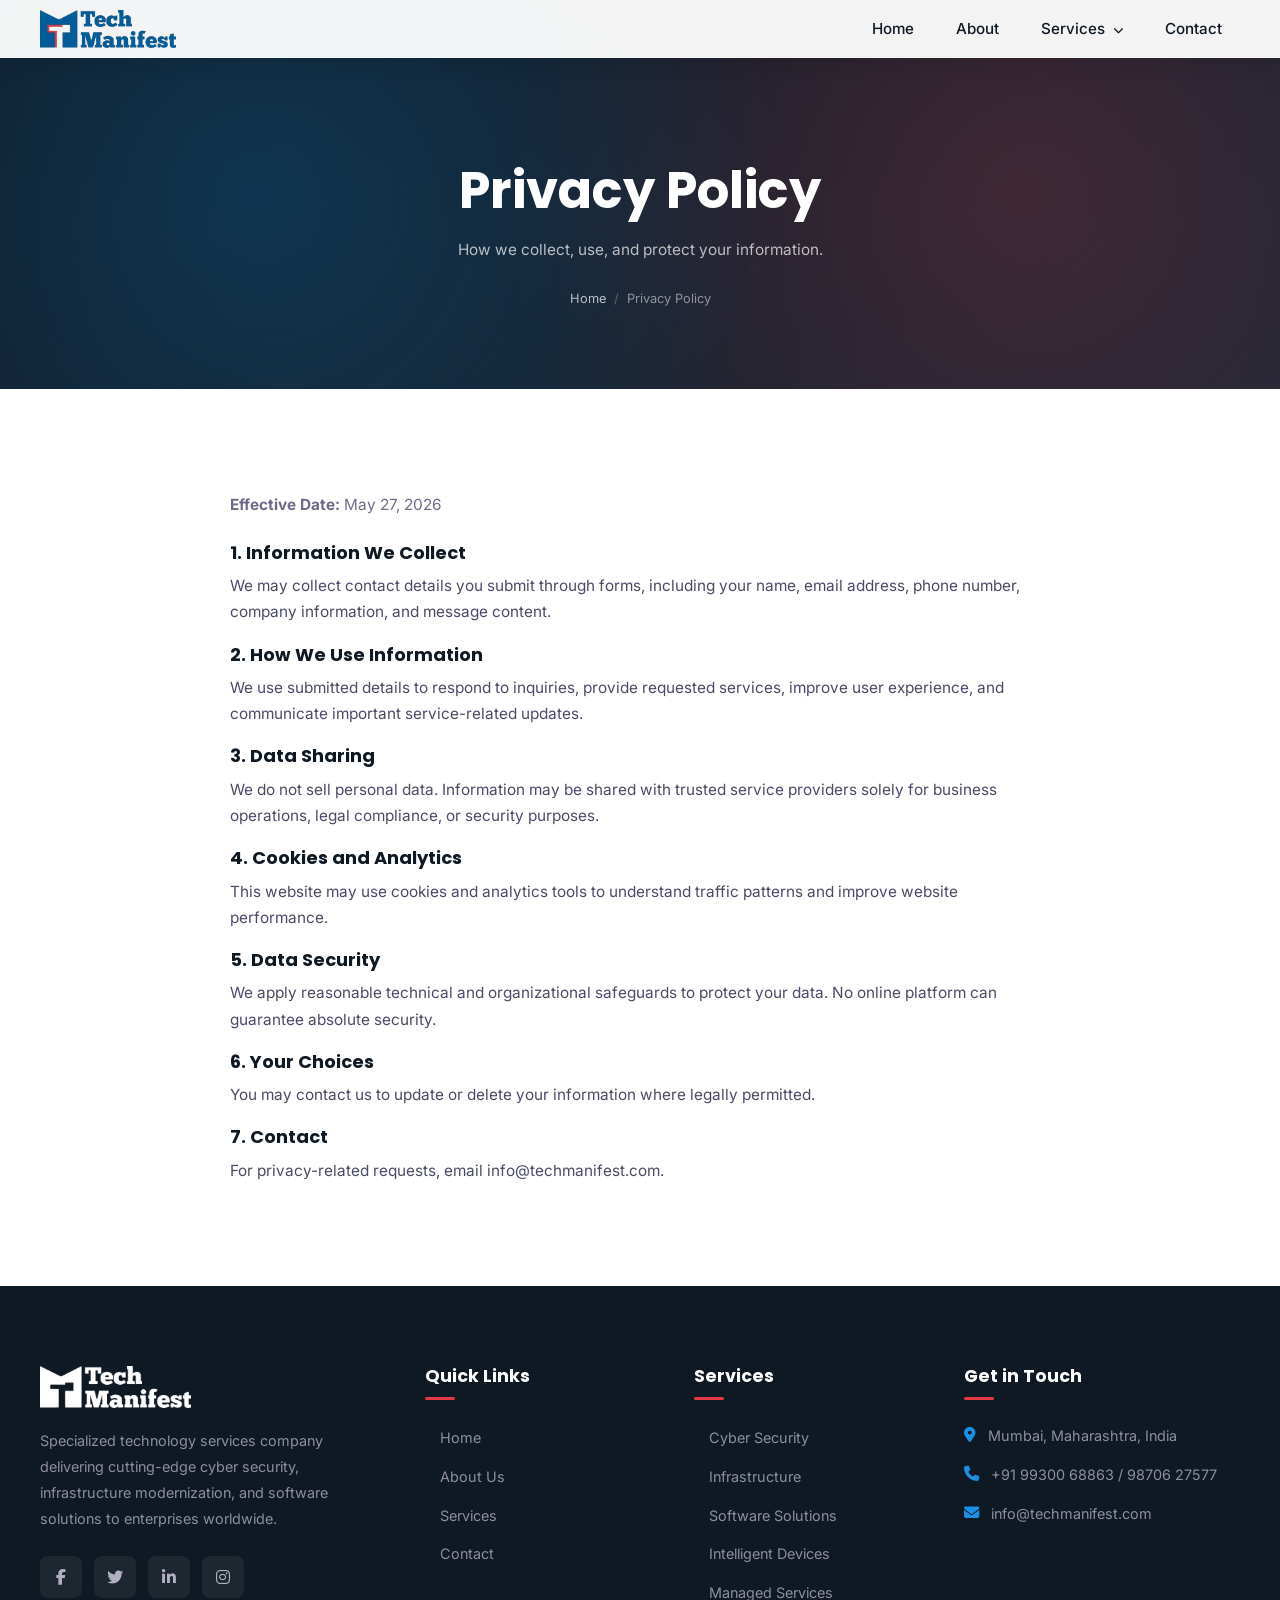
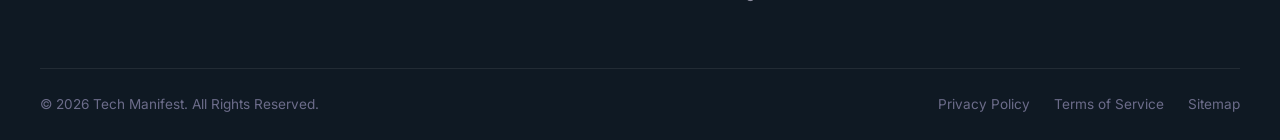
<file: privacy-policy.html>
<!DOCTYPE html>
<html lang="en">
<head>
  <meta charset="UTF-8">
  <meta name="viewport" content="width=device-width, initial-scale=1.0">
  <title>Privacy Policy — Tech Manifest</title>
  <meta name="description" content="Read the Privacy Policy for Tech Manifest website and services.">
  <meta name="robots" content="index, follow">
  <link rel="canonical" href="https://techmanifest.com/privacy-policy.html">

  <link rel="icon" type="image/jpeg" href="assets/images/Tech_Manifest_Logo.png">
  <link rel="preconnect" href="https://fonts.googleapis.com">
  <link rel="preconnect" href="https://fonts.gstatic.com" crossorigin>
  <link href="https://fonts.googleapis.com/css2?family=Inter:wght@300;400;500;600;700&family=Poppins:wght@400;500;600;700;800;900&display=swap" rel="stylesheet">
  <link rel="stylesheet" href="https://cdn.jsdelivr.net/npm/@fortawesome/fontawesome-free@6.5.1/css/all.min.css">
  <link rel="stylesheet" href="assets/css/style.css">
  <link rel="stylesheet" href="assets/css/responsive.css">
</head>
<body>

  <div class="preloader" id="preloader"><div class="preloader-spinner"></div></div>
  <div class="nav-overlay" id="navOverlay"></div>

  <header class="header scrolled" id="header">
    <div class="container flex-between">
      <a href="index.html" class="logo"><img src="assets/images/Tech_Manifest_Logo.png" alt="Tech Manifest" width="160" height="44"></a>
      <nav class="nav" id="nav">
        <ul class="nav-list">
          <li><a href="index.html" class="nav-link">Home</a></li>
          <li><a href="about.html" class="nav-link">About</a></li>
          <li class="nav-item">
            <a href="services.html" class="nav-link">Services <i class="fas fa-chevron-down" style="font-size:0.65rem;margin-left:4px"></i></a>
            <div class="dropdown">
              <a href="services.html#cyber-security" class="dropdown-link"><i class="fas fa-shield-halved"></i> Cyber Security</a>
              <a href="services.html#infrastructure" class="dropdown-link"><i class="fas fa-server"></i> Infrastructure</a>
              <a href="services.html#software" class="dropdown-link"><i class="fas fa-code"></i> Software Solutions</a>
              <a href="services.html#intelligent-devices" class="dropdown-link"><i class="fas fa-microchip"></i> Intelligent Devices</a>
              <a href="services.html#managed-services" class="dropdown-link"><i class="fas fa-gears"></i> Managed Services</a>
            </div>
          </li>
          <li><a href="contact.html" class="nav-link">Contact</a></li>
        </ul>
      </nav>
      <button class="menu-toggle" id="menuToggle" aria-label="Toggle Navigation"><span></span><span></span><span></span></button>
    </div>
  </header>

  <section class="page-banner">
    <div class="container">
      <h1 class="reveal">Privacy Policy</h1>
      <p class="reveal stagger-1">How we collect, use, and protect your information.</p>
      <nav class="breadcrumb reveal stagger-2" aria-label="Breadcrumb">
        <a href="index.html">Home</a><span class="separator">/</span><span>Privacy Policy</span>
      </nav>
    </div>
  </section>

  <section class="section">
    <div class="container" style="max-width:900px">
      <div class="reveal">
        <p style="margin-bottom:24px;color:var(--gray-600)"><strong>Effective Date:</strong> May 27, 2026</p>

        <h3 style="margin-bottom:10px">1. Information We Collect</h3>
        <p style="margin-bottom:18px">We may collect contact details you submit through forms, including your name, email address, phone number, company information, and message content.</p>

        <h3 style="margin-bottom:10px">2. How We Use Information</h3>
        <p style="margin-bottom:18px">We use submitted details to respond to inquiries, provide requested services, improve user experience, and communicate important service-related updates.</p>

        <h3 style="margin-bottom:10px">3. Data Sharing</h3>
        <p style="margin-bottom:18px">We do not sell personal data. Information may be shared with trusted service providers solely for business operations, legal compliance, or security purposes.</p>

        <h3 style="margin-bottom:10px">4. Cookies and Analytics</h3>
        <p style="margin-bottom:18px">This website may use cookies and analytics tools to understand traffic patterns and improve website performance.</p>

        <h3 style="margin-bottom:10px">5. Data Security</h3>
        <p style="margin-bottom:18px">We apply reasonable technical and organizational safeguards to protect your data. No online platform can guarantee absolute security.</p>

        <h3 style="margin-bottom:10px">6. Your Choices</h3>
        <p style="margin-bottom:18px">You may contact us to update or delete your information where legally permitted.</p>

        <h3 style="margin-bottom:10px">7. Contact</h3>
        <p>For privacy-related requests, email <a href="mailto:info@techmanifest.com">info@techmanifest.com</a>.</p>
      </div>
    </div>
  </section>

  <footer class="footer">
    <div class="container">
      <div class="footer-grid">
        <div class="footer-brand">
          <a href="index.html" class="logo"><img src="assets/images/Tech_Manifest_Logo.png" alt="Tech Manifest" width="160" height="42"></a>
          <p>Specialized technology services company delivering cutting-edge cyber security, infrastructure modernization, and software solutions to enterprises worldwide.</p>
          <div class="footer-social">
            <a href="#" aria-label="Facebook"><i class="fab fa-facebook-f"></i></a>
            <a href="#" aria-label="Twitter"><i class="fab fa-twitter"></i></a>
            <a href="#" aria-label="LinkedIn"><i class="fab fa-linkedin-in"></i></a>
            <a href="#" aria-label="Instagram"><i class="fab fa-instagram"></i></a>
          </div>
        </div>
        <div class="footer-column">
          <h4>Quick Links</h4>
          <ul class="footer-links">
            <li><a href="index.html"><i class="fas fa-chevron-right"></i> Home</a></li>
            <li><a href="about.html"><i class="fas fa-chevron-right"></i> About Us</a></li>
            <li><a href="services.html"><i class="fas fa-chevron-right"></i> Services</a></li>
            <li><a href="contact.html"><i class="fas fa-chevron-right"></i> Contact</a></li>
          </ul>
        </div>
        <div class="footer-column">
          <h4>Services</h4>
          <ul class="footer-links">
            <li><a href="services.html#cyber-security"><i class="fas fa-chevron-right"></i> Cyber Security</a></li>
            <li><a href="services.html#infrastructure"><i class="fas fa-chevron-right"></i> Infrastructure</a></li>
            <li><a href="services.html#software"><i class="fas fa-chevron-right"></i> Software Solutions</a></li>
            <li><a href="services.html#intelligent-devices"><i class="fas fa-chevron-right"></i> Intelligent Devices</a></li>
            <li><a href="services.html#managed-services"><i class="fas fa-chevron-right"></i> Managed Services</a></li>
          </ul>
        </div>
        <div class="footer-column">
          <h4>Get in Touch</h4>
          <div class="footer-contact-item"><i class="fas fa-location-dot"></i><span>Mumbai, Maharashtra, India</span></div>
          <div class="footer-contact-item"><i class="fas fa-phone"></i><span>+91 99300 68863 / 98706 27577</span></div>
          <div class="footer-contact-item"><i class="fas fa-envelope"></i><span>info@techmanifest.com</span></div>
        </div>
      </div>
      <div class="footer-bottom">
        <p>&copy; 2026 Tech Manifest. All Rights Reserved.</p>
        <div class="footer-bottom-links"><a href="privacy-policy.html">Privacy Policy</a><a href="terms-of-service.html">Terms of Service</a><a href="sitemap.html">Sitemap</a></div>
      </div>
    </div>
  </footer>

  <button class="scroll-top" id="scrollTop" aria-label="Scroll to top"><i class="fas fa-arrow-up"></i></button>
  <script src="assets/js/main.js"></script>
</body>
</html>
</file>
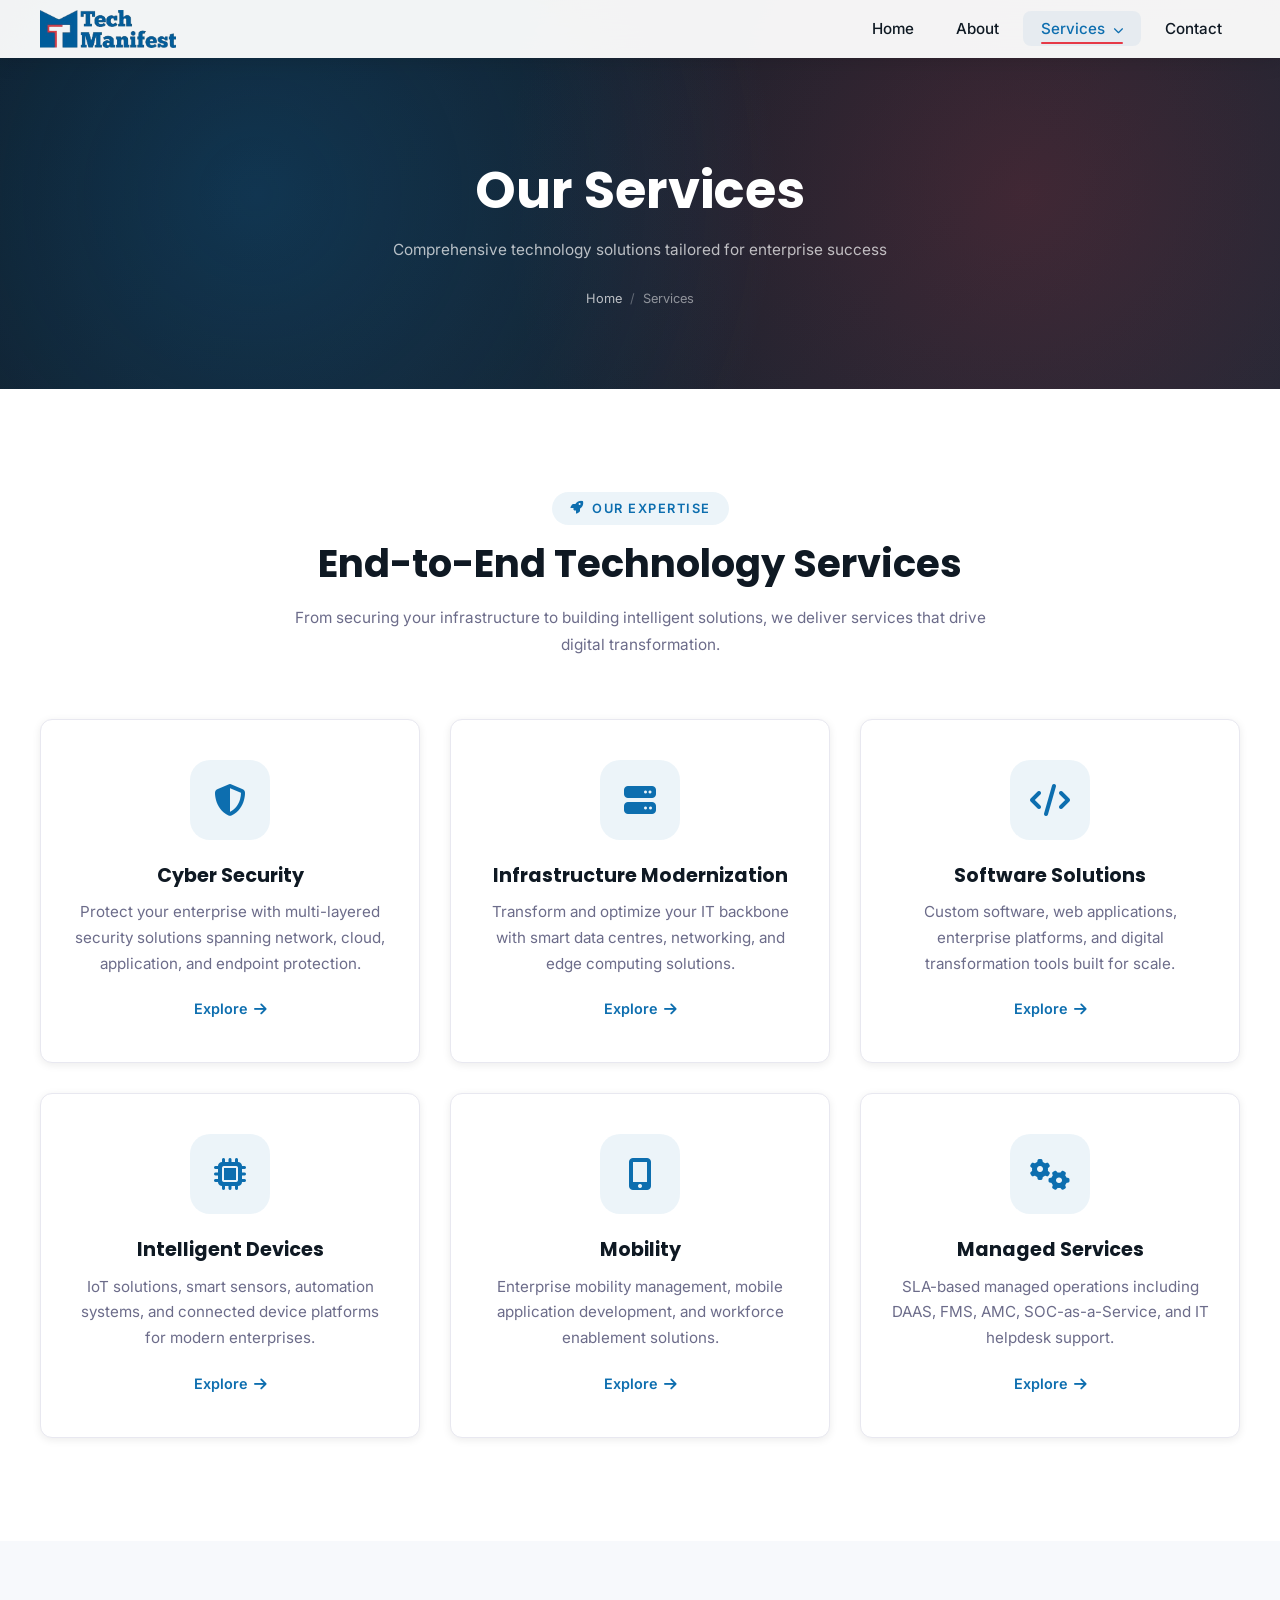
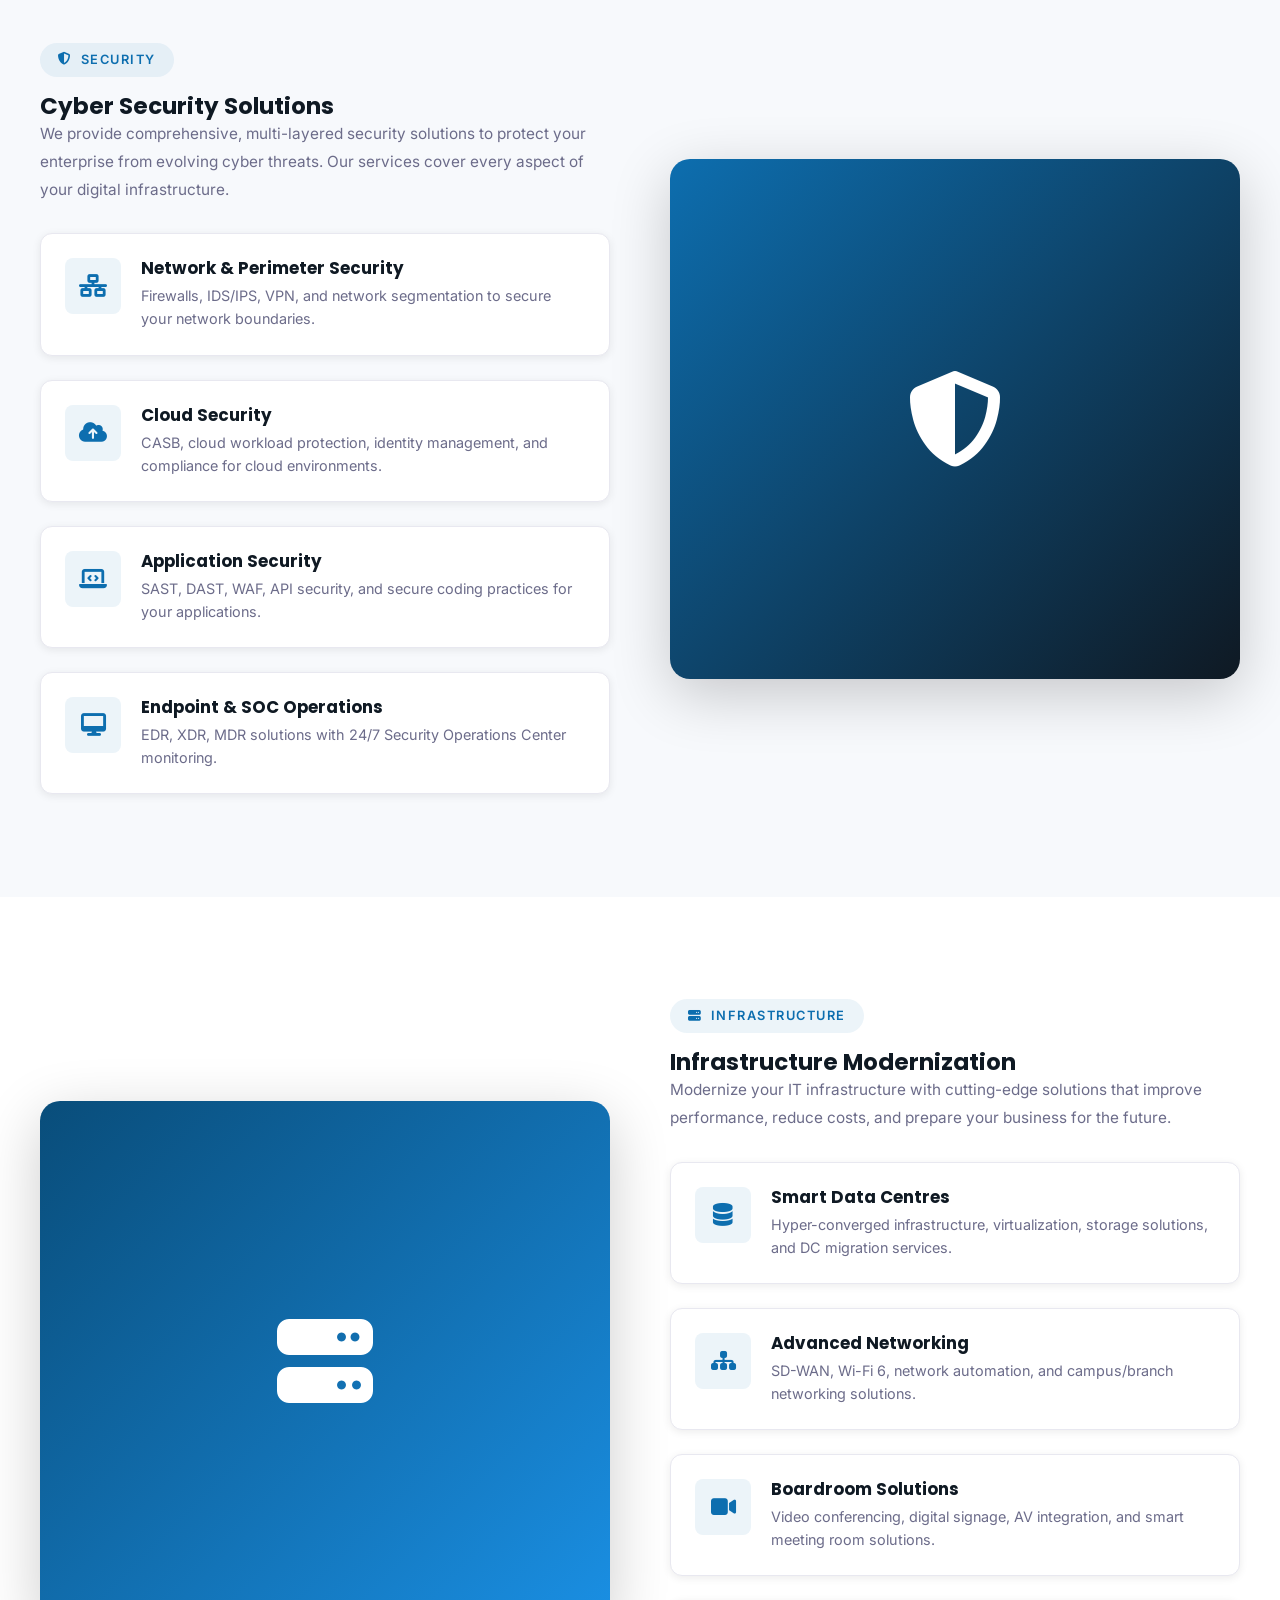
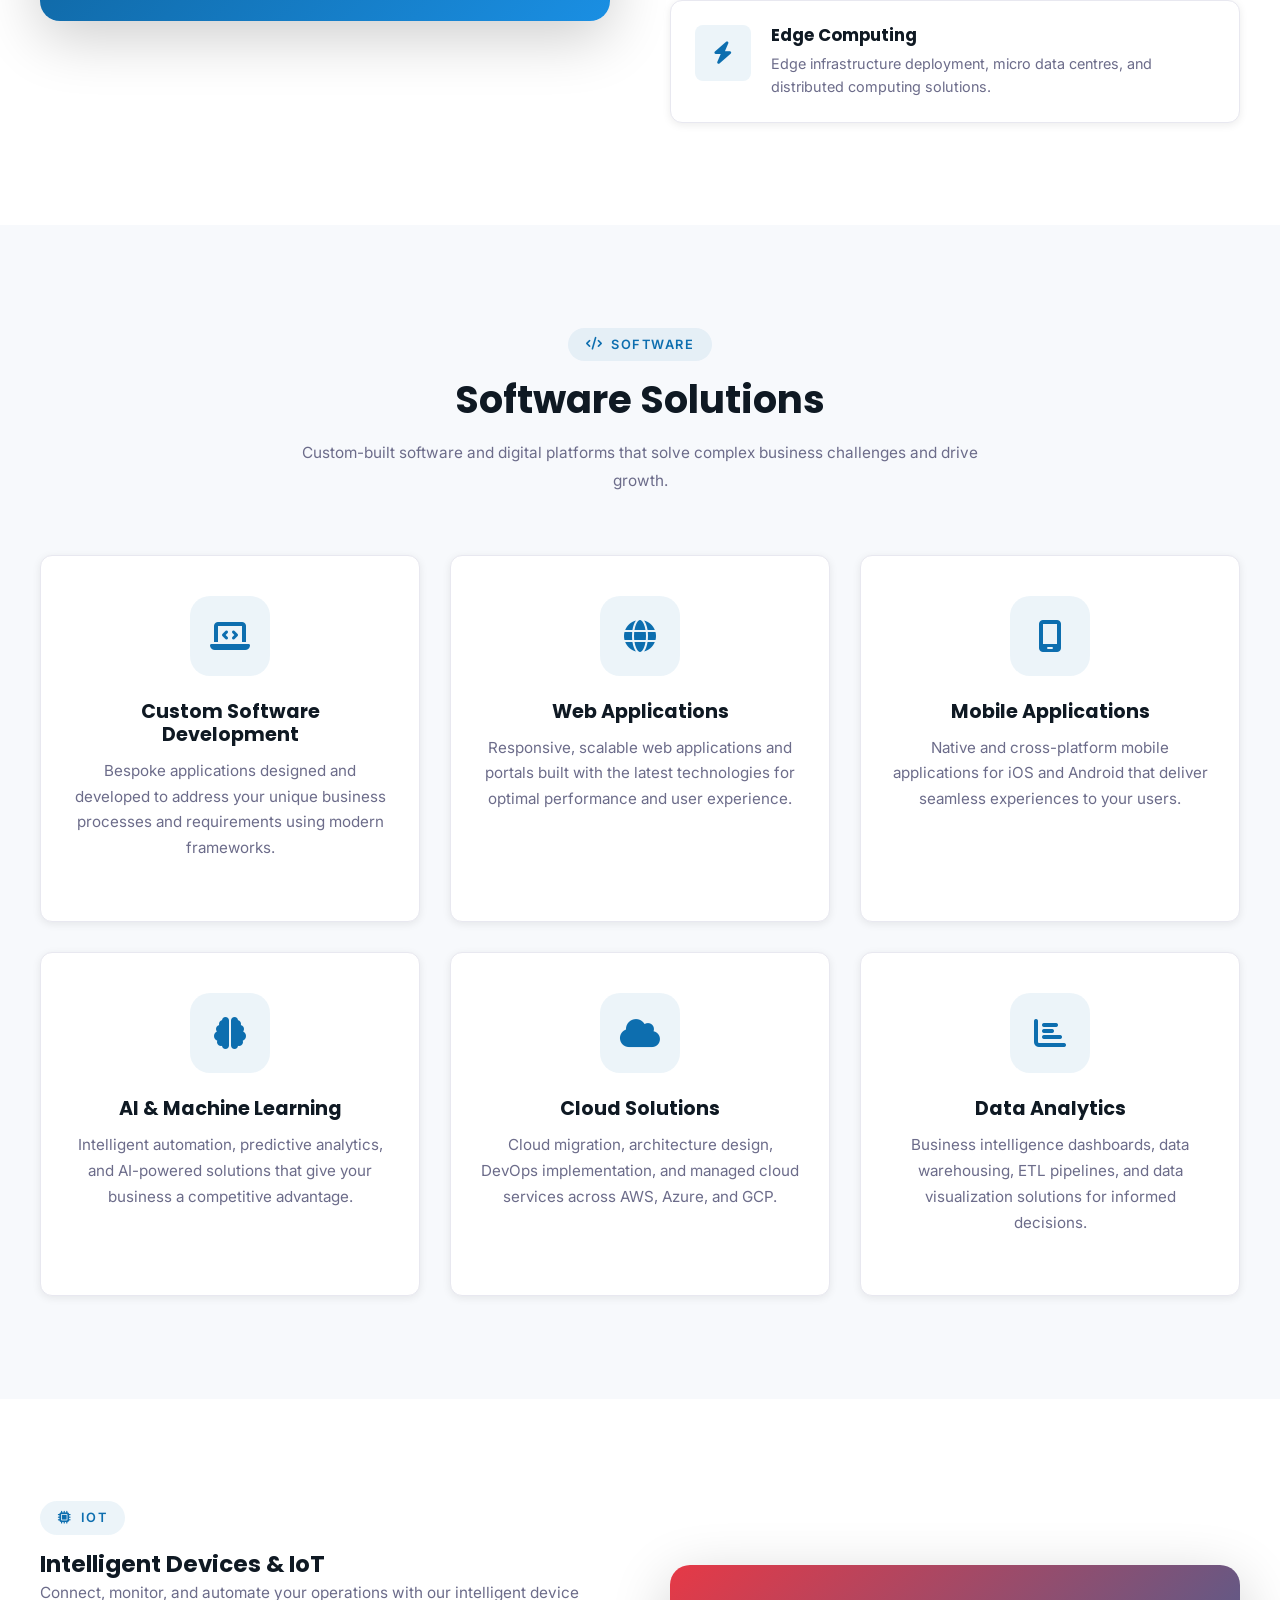
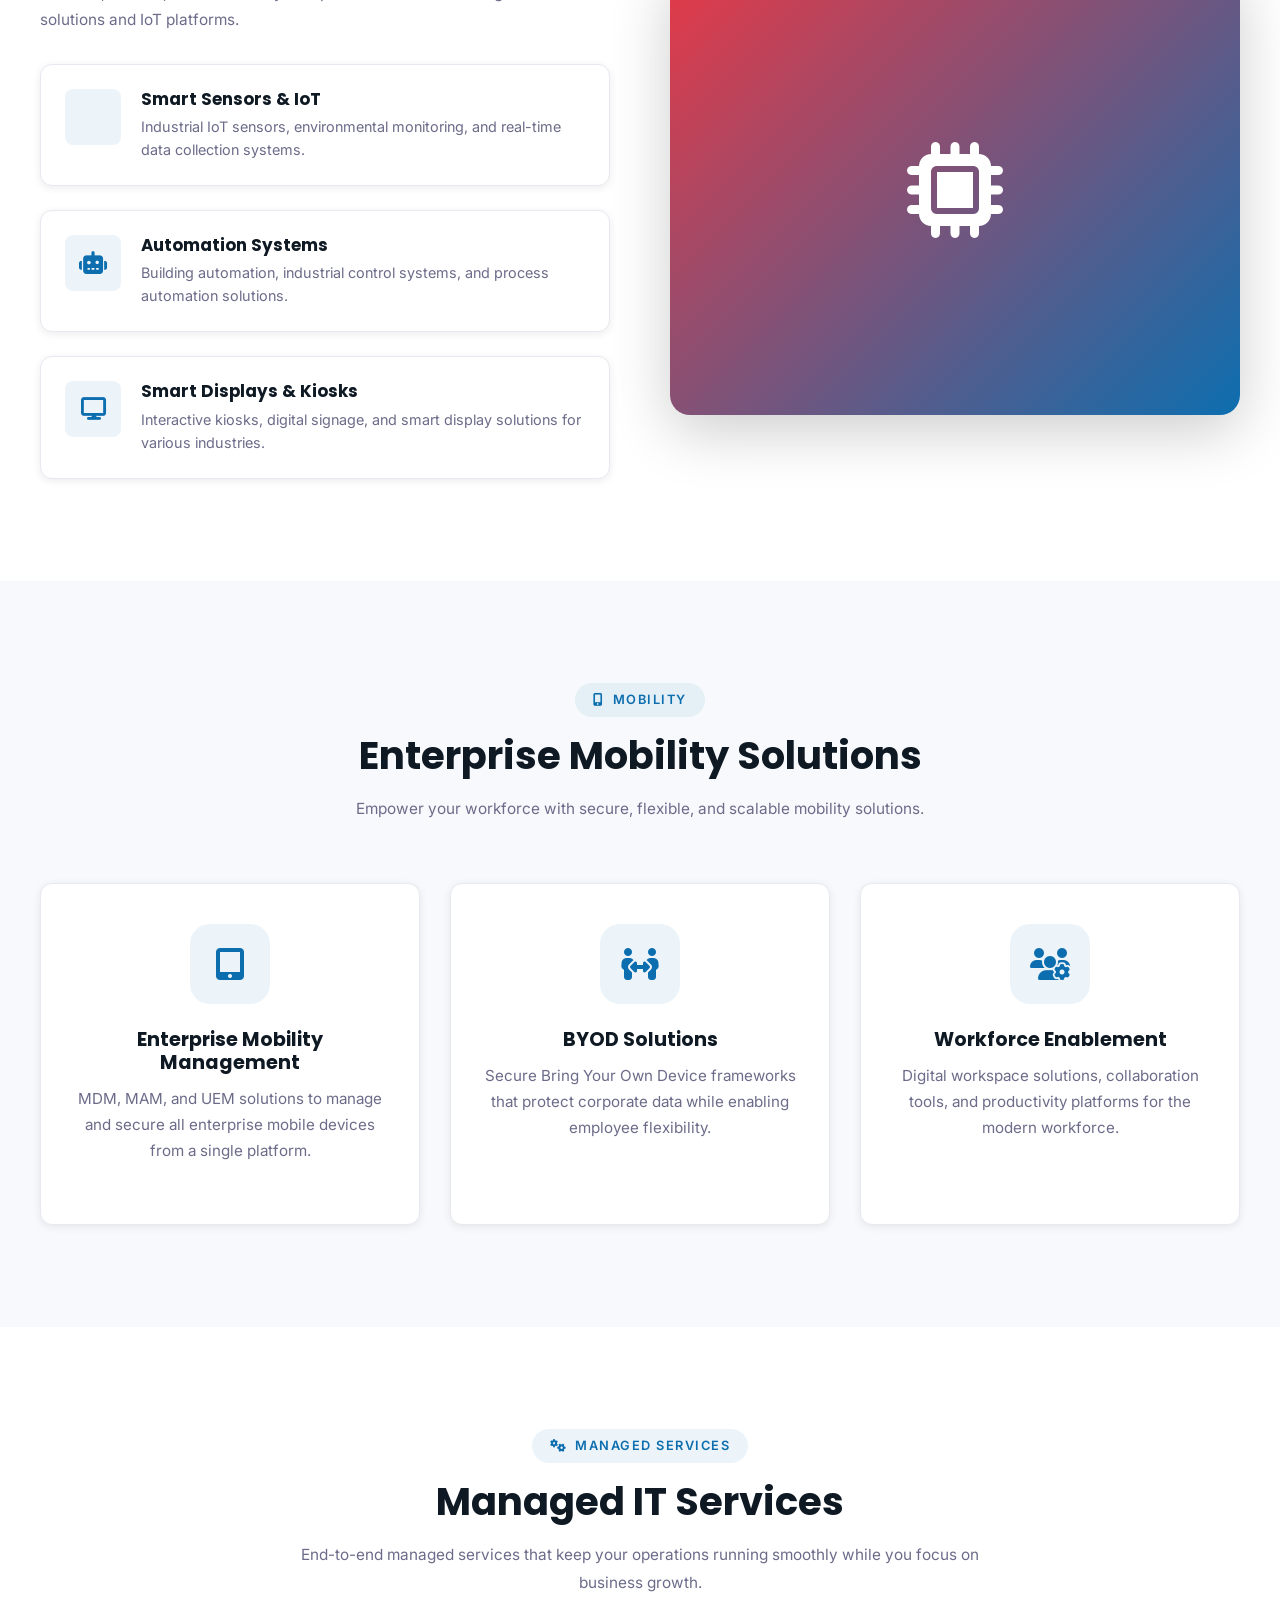
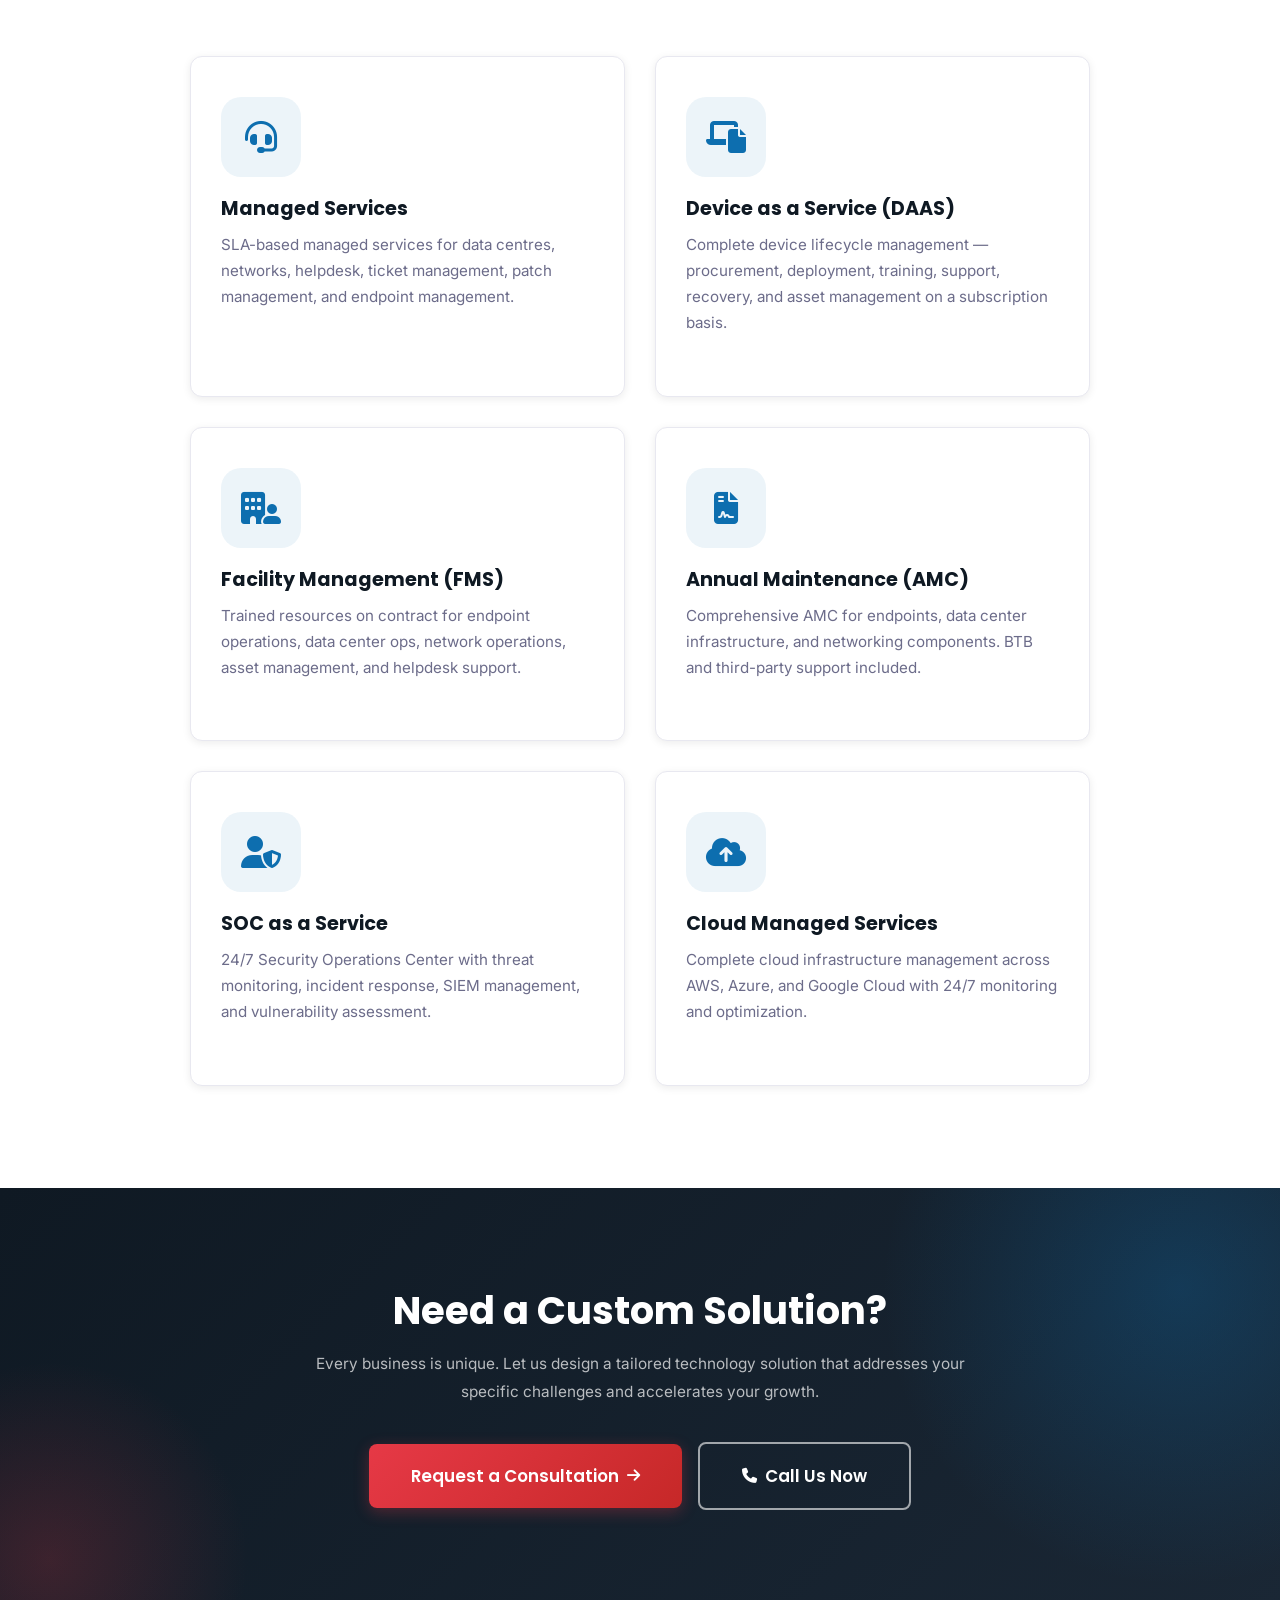
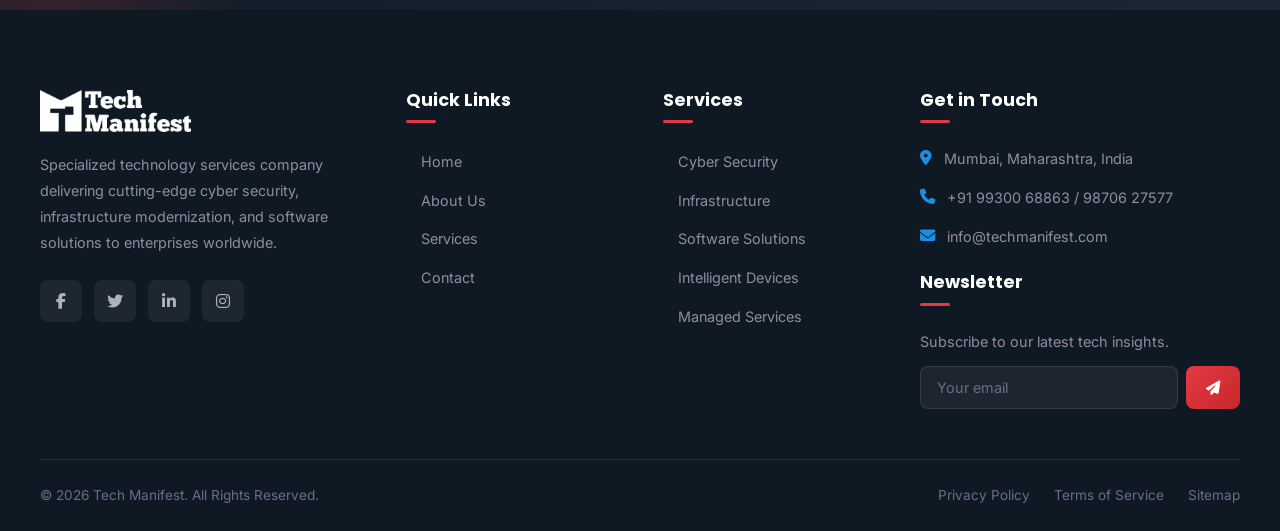
<file: services.html>
<!DOCTYPE html>
<html lang="en">
<head>
  <meta charset="UTF-8">
  <meta name="viewport" content="width=device-width, initial-scale=1.0">
  <title>Services — Tech Manifest | Cyber Security, Infrastructure, Software & Managed IT</title>
  <meta name="description" content="Explore Tech Manifest's specialized services: Cyber Security, Infrastructure Modernization, Software Solutions, Intelligent Devices, Mobility, and Managed IT Services.">
  <meta name="keywords" content="cyber security services, infrastructure modernization, managed IT services, software development, cloud security, SOC services, DAAS, network security India">
  <meta name="robots" content="index, follow">
  <link rel="canonical" href="https://techmanifest.com/services.html">

  <meta property="og:title" content="Our Services — Tech Manifest">
  <meta property="og:description" content="Comprehensive technology services: Cyber Security, Infrastructure, Software, and Managed Services.">

  <link rel="icon" type="image/jpeg" href="assets/images/Tech_Manifest_Logo.png">
  <link rel="preconnect" href="https://fonts.googleapis.com">
  <link rel="preconnect" href="https://fonts.gstatic.com" crossorigin>
  <link href="https://fonts.googleapis.com/css2?family=Inter:wght@300;400;500;600;700&family=Poppins:wght@400;500;600;700;800;900&display=swap" rel="stylesheet">
  <link rel="stylesheet" href="https://cdn.jsdelivr.net/npm/@fortawesome/fontawesome-free@6.5.1/css/all.min.css">
  <link rel="stylesheet" href="assets/css/style.css">
  <link rel="stylesheet" href="assets/css/responsive.css">
</head>
<body>

  <div class="preloader" id="preloader"><div class="preloader-spinner"></div></div>
  <div class="nav-overlay" id="navOverlay"></div>

  <!-- ============ HEADER ============ -->
  <header class="header scrolled" id="header">
    <div class="container flex-between">
      <a href="index.html" class="logo"><img src="assets/images/Tech_Manifest_Logo.png" alt="Tech Manifest" width="160" height="44"></a>
      <nav class="nav" id="nav">
        <ul class="nav-list">
          <li><a href="index.html" class="nav-link">Home</a></li>
          <li><a href="about.html" class="nav-link">About</a></li>
          <li class="nav-item">
            <a href="services.html" class="nav-link active">Services <i class="fas fa-chevron-down" style="font-size:0.65rem;margin-left:4px"></i></a>
            <div class="dropdown">
              <a href="#cyber-security" class="dropdown-link"><i class="fas fa-shield-halved"></i> Cyber Security</a>
              <a href="#infrastructure" class="dropdown-link"><i class="fas fa-server"></i> Infrastructure</a>
              <a href="#software" class="dropdown-link"><i class="fas fa-code"></i> Software Solutions</a>
              <a href="#intelligent-devices" class="dropdown-link"><i class="fas fa-microchip"></i> Intelligent Devices</a>
              <a href="#managed-services" class="dropdown-link"><i class="fas fa-gears"></i> Managed Services</a>
            </div>
          </li>
          <li><a href="contact.html" class="nav-link">Contact</a></li>
        </ul>
      </nav>
      <button class="menu-toggle" id="menuToggle" aria-label="Toggle Navigation"><span></span><span></span><span></span></button>
    </div>
  </header>

  <!-- ============ PAGE BANNER ============ -->
  <section class="page-banner">
    <div class="container">
      <h1 class="reveal">Our Services</h1>
      <p class="reveal stagger-1">Comprehensive technology solutions tailored for enterprise success</p>
      <nav class="breadcrumb reveal stagger-2" aria-label="Breadcrumb">
        <a href="index.html">Home</a><span class="separator">/</span><span>Services</span>
      </nav>
    </div>
  </section>

  <!-- ============ SERVICES OVERVIEW ============ -->
  <section class="section">
    <div class="container">
      <div class="section-header reveal">
        <span class="section-badge"><i class="fas fa-rocket"></i> Our Expertise</span>
        <h2>End-to-End Technology Services</h2>
        <p>From securing your infrastructure to building intelligent solutions, we deliver services that drive digital transformation.</p>
      </div>

      <div class="grid grid-3">
        <a href="#cyber-security" class="service-card reveal stagger-1">
          <div class="service-icon"><i class="fas fa-shield-halved"></i></div>
          <h3>Cyber Security</h3>
          <p>Protect your enterprise with multi-layered security solutions spanning network, cloud, application, and endpoint protection.</p>
          <span class="card-link">Explore <i class="fas fa-arrow-right"></i></span>
        </a>
        <a href="#infrastructure" class="service-card reveal stagger-2">
          <div class="service-icon"><i class="fas fa-server"></i></div>
          <h3>Infrastructure Modernization</h3>
          <p>Transform and optimize your IT backbone with smart data centres, networking, and edge computing solutions.</p>
          <span class="card-link">Explore <i class="fas fa-arrow-right"></i></span>
        </a>
        <a href="#software" class="service-card reveal stagger-3">
          <div class="service-icon"><i class="fas fa-code"></i></div>
          <h3>Software Solutions</h3>
          <p>Custom software, web applications, enterprise platforms, and digital transformation tools built for scale.</p>
          <span class="card-link">Explore <i class="fas fa-arrow-right"></i></span>
        </a>
        <a href="#intelligent-devices" class="service-card reveal stagger-1">
          <div class="service-icon"><i class="fas fa-microchip"></i></div>
          <h3>Intelligent Devices</h3>
          <p>IoT solutions, smart sensors, automation systems, and connected device platforms for modern enterprises.</p>
          <span class="card-link">Explore <i class="fas fa-arrow-right"></i></span>
        </a>
        <a href="#mobility" class="service-card reveal stagger-2">
          <div class="service-icon"><i class="fas fa-mobile-screen-button"></i></div>
          <h3>Mobility</h3>
          <p>Enterprise mobility management, mobile application development, and workforce enablement solutions.</p>
          <span class="card-link">Explore <i class="fas fa-arrow-right"></i></span>
        </a>
        <a href="#managed-services" class="service-card reveal stagger-3">
          <div class="service-icon"><i class="fas fa-gears"></i></div>
          <h3>Managed Services</h3>
          <p>SLA-based managed operations including DAAS, FMS, AMC, SOC-as-a-Service, and IT helpdesk support.</p>
          <span class="card-link">Explore <i class="fas fa-arrow-right"></i></span>
        </a>
      </div>
    </div>
  </section>

  <!-- ============ CYBER SECURITY (Detail) ============ -->
  <section class="section section-gray" id="cyber-security">
    <div class="container">
      <div class="why-grid">
        <div class="reveal-left">
          <span class="section-badge"><i class="fas fa-shield-halved"></i> Security</span>
          <h2>Cyber Security Solutions</h2>
          <p style="color:var(--gray-600);margin-bottom:30px;line-height:1.8;">We provide comprehensive, multi-layered security solutions to protect your enterprise from evolving cyber threats. Our services cover every aspect of your digital infrastructure.</p>

          <div class="why-features">
            <div class="why-feature">
              <div class="icon"><i class="fas fa-network-wired"></i></div>
              <div>
                <h4>Network & Perimeter Security</h4>
                <p>Firewalls, IDS/IPS, VPN, and network segmentation to secure your network boundaries.</p>
              </div>
            </div>
            <div class="why-feature">
              <div class="icon"><i class="fas fa-cloud-arrow-up"></i></div>
              <div>
                <h4>Cloud Security</h4>
                <p>CASB, cloud workload protection, identity management, and compliance for cloud environments.</p>
              </div>
            </div>
            <div class="why-feature">
              <div class="icon"><i class="fas fa-laptop-code"></i></div>
              <div>
                <h4>Application Security</h4>
                <p>SAST, DAST, WAF, API security, and secure coding practices for your applications.</p>
              </div>
            </div>
            <div class="why-feature">
              <div class="icon"><i class="fas fa-desktop"></i></div>
              <div>
                <h4>Endpoint & SOC Operations</h4>
                <p>EDR, XDR, MDR solutions with 24/7 Security Operations Center monitoring.</p>
              </div>
            </div>
          </div>
        </div>

        <div class="reveal-right">
          <div style="width:100%;height:520px;background:linear-gradient(135deg,#0D6EAF,#0F1923);border-radius:var(--radius-lg);display:flex;align-items:center;justify-content:center;color:white;font-size:6rem;box-shadow:var(--shadow-xl)">
            <i class="fas fa-shield-halved"></i>
          </div>
        </div>
      </div>
    </div>
  </section>

  <!-- ============ INFRASTRUCTURE ============ -->
  <section class="section" id="infrastructure">
    <div class="container">
      <div class="why-grid">
        <div class="reveal-left" style="order:2">
          <span class="section-badge"><i class="fas fa-server"></i> Infrastructure</span>
          <h2>Infrastructure Modernization</h2>
          <p style="color:var(--gray-600);margin-bottom:30px;line-height:1.8;">Modernize your IT infrastructure with cutting-edge solutions that improve performance, reduce costs, and prepare your business for the future.</p>

          <div class="why-features">
            <div class="why-feature">
              <div class="icon"><i class="fas fa-database"></i></div>
              <div>
                <h4>Smart Data Centres</h4>
                <p>Hyper-converged infrastructure, virtualization, storage solutions, and DC migration services.</p>
              </div>
            </div>
            <div class="why-feature">
              <div class="icon"><i class="fas fa-sitemap"></i></div>
              <div>
                <h4>Advanced Networking</h4>
                <p>SD-WAN, Wi-Fi 6, network automation, and campus/branch networking solutions.</p>
              </div>
            </div>
            <div class="why-feature">
              <div class="icon"><i class="fas fa-video"></i></div>
              <div>
                <h4>Boardroom Solutions</h4>
                <p>Video conferencing, digital signage, AV integration, and smart meeting room solutions.</p>
              </div>
            </div>
            <div class="why-feature">
              <div class="icon"><i class="fas fa-bolt"></i></div>
              <div>
                <h4>Edge Computing</h4>
                <p>Edge infrastructure deployment, micro data centres, and distributed computing solutions.</p>
              </div>
            </div>
          </div>
        </div>

        <div class="reveal-right" style="order:1">
          <div style="width:100%;height:520px;background:linear-gradient(135deg,#094D7A,#1A8FE3);border-radius:var(--radius-lg);display:flex;align-items:center;justify-content:center;color:white;font-size:6rem;box-shadow:var(--shadow-xl)">
            <i class="fas fa-server"></i>
          </div>
        </div>
      </div>
    </div>
  </section>

  <!-- ============ SOFTWARE SOLUTIONS ============ -->
  <section class="section section-gray" id="software">
    <div class="container">
      <div class="section-header reveal">
        <span class="section-badge"><i class="fas fa-code"></i> Software</span>
        <h2>Software Solutions</h2>
        <p>Custom-built software and digital platforms that solve complex business challenges and drive growth.</p>
      </div>

      <div class="grid grid-3">
        <div class="service-card reveal stagger-1">
          <div class="service-icon"><i class="fas fa-laptop-code"></i></div>
          <h3>Custom Software Development</h3>
          <p>Bespoke applications designed and developed to address your unique business processes and requirements using modern frameworks.</p>
        </div>
        <div class="service-card reveal stagger-2">
          <div class="service-icon"><i class="fas fa-globe"></i></div>
          <h3>Web Applications</h3>
          <p>Responsive, scalable web applications and portals built with the latest technologies for optimal performance and user experience.</p>
        </div>
        <div class="service-card reveal stagger-3">
          <div class="service-icon"><i class="fas fa-mobile-screen"></i></div>
          <h3>Mobile Applications</h3>
          <p>Native and cross-platform mobile applications for iOS and Android that deliver seamless experiences to your users.</p>
        </div>
        <div class="service-card reveal stagger-1">
          <div class="service-icon"><i class="fas fa-brain"></i></div>
          <h3>AI & Machine Learning</h3>
          <p>Intelligent automation, predictive analytics, and AI-powered solutions that give your business a competitive advantage.</p>
        </div>
        <div class="service-card reveal stagger-2">
          <div class="service-icon"><i class="fas fa-cloud"></i></div>
          <h3>Cloud Solutions</h3>
          <p>Cloud migration, architecture design, DevOps implementation, and managed cloud services across AWS, Azure, and GCP.</p>
        </div>
        <div class="service-card reveal stagger-3">
          <div class="service-icon"><i class="fas fa-chart-bar"></i></div>
          <h3>Data Analytics</h3>
          <p>Business intelligence dashboards, data warehousing, ETL pipelines, and data visualization solutions for informed decisions.</p>
        </div>
      </div>
    </div>
  </section>

  <!-- ============ INTELLIGENT DEVICES ============ -->
  <section class="section" id="intelligent-devices">
    <div class="container">
      <div class="why-grid">
        <div class="reveal-left">
          <span class="section-badge"><i class="fas fa-microchip"></i> IoT</span>
          <h2>Intelligent Devices & IoT</h2>
          <p style="color:var(--gray-600);margin-bottom:30px;line-height:1.8;">Connect, monitor, and automate your operations with our intelligent device solutions and IoT platforms.</p>

          <div class="why-features">
            <div class="why-feature">
              <div class="icon"><i class="fas fa-sensor"></i></div>
              <div>
                <h4>Smart Sensors & IoT</h4>
                <p>Industrial IoT sensors, environmental monitoring, and real-time data collection systems.</p>
              </div>
            </div>
            <div class="why-feature">
              <div class="icon"><i class="fas fa-robot"></i></div>
              <div>
                <h4>Automation Systems</h4>
                <p>Building automation, industrial control systems, and process automation solutions.</p>
              </div>
            </div>
            <div class="why-feature">
              <div class="icon"><i class="fas fa-display"></i></div>
              <div>
                <h4>Smart Displays & Kiosks</h4>
                <p>Interactive kiosks, digital signage, and smart display solutions for various industries.</p>
              </div>
            </div>
          </div>
        </div>

        <div class="reveal-right">
          <div style="width:100%;height:450px;background:linear-gradient(135deg,#E63946,#0D6EAF);border-radius:var(--radius-lg);display:flex;align-items:center;justify-content:center;color:white;font-size:6rem;box-shadow:var(--shadow-xl)">
            <i class="fas fa-microchip"></i>
          </div>
        </div>
      </div>
    </div>
  </section>

  <!-- ============ MOBILITY ============ -->
  <section class="section section-gray" id="mobility">
    <div class="container">
      <div class="section-header reveal">
        <span class="section-badge"><i class="fas fa-mobile-screen-button"></i> Mobility</span>
        <h2>Enterprise Mobility Solutions</h2>
        <p>Empower your workforce with secure, flexible, and scalable mobility solutions.</p>
      </div>

      <div class="grid grid-3">
        <div class="service-card reveal stagger-1">
          <div class="service-icon"><i class="fas fa-tablet-screen-button"></i></div>
          <h3>Enterprise Mobility Management</h3>
          <p>MDM, MAM, and UEM solutions to manage and secure all enterprise mobile devices from a single platform.</p>
        </div>
        <div class="service-card reveal stagger-2">
          <div class="service-icon"><i class="fas fa-people-arrows"></i></div>
          <h3>BYOD Solutions</h3>
          <p>Secure Bring Your Own Device frameworks that protect corporate data while enabling employee flexibility.</p>
        </div>
        <div class="service-card reveal stagger-3">
          <div class="service-icon"><i class="fas fa-users-gear"></i></div>
          <h3>Workforce Enablement</h3>
          <p>Digital workspace solutions, collaboration tools, and productivity platforms for the modern workforce.</p>
        </div>
      </div>
    </div>
  </section>

  <!-- ============ MANAGED SERVICES ============ -->
  <section class="section" id="managed-services">
    <div class="container">
      <div class="section-header reveal">
        <span class="section-badge"><i class="fas fa-gears"></i> Managed Services</span>
        <h2>Managed IT Services</h2>
        <p>End-to-end managed services that keep your operations running smoothly while you focus on business growth.</p>
      </div>

      <div class="grid grid-2" style="max-width:900px;margin:0 auto">
        <div class="service-card reveal stagger-1" style="text-align:left">
          <div class="service-icon" style="margin:0 0 20px 0"><i class="fas fa-headset"></i></div>
          <h3>Managed Services</h3>
          <p>SLA-based managed services for data centres, networks, helpdesk, ticket management, patch management, and endpoint management.</p>
        </div>
        <div class="service-card reveal stagger-2" style="text-align:left">
          <div class="service-icon" style="margin:0 0 20px 0"><i class="fas fa-laptop-file"></i></div>
          <h3>Device as a Service (DAAS)</h3>
          <p>Complete device lifecycle management — procurement, deployment, training, support, recovery, and asset management on a subscription basis.</p>
        </div>
        <div class="service-card reveal stagger-1" style="text-align:left">
          <div class="service-icon" style="margin:0 0 20px 0"><i class="fas fa-building-user"></i></div>
          <h3>Facility Management (FMS)</h3>
          <p>Trained resources on contract for endpoint operations, data center ops, network operations, asset management, and helpdesk support.</p>
        </div>
        <div class="service-card reveal stagger-2" style="text-align:left">
          <div class="service-icon" style="margin:0 0 20px 0"><i class="fas fa-file-contract"></i></div>
          <h3>Annual Maintenance (AMC)</h3>
          <p>Comprehensive AMC for endpoints, data center infrastructure, and networking components. BTB and third-party support included.</p>
        </div>
        <div class="service-card reveal stagger-1" style="text-align:left">
          <div class="service-icon" style="margin:0 0 20px 0"><i class="fas fa-user-shield"></i></div>
          <h3>SOC as a Service</h3>
          <p>24/7 Security Operations Center with threat monitoring, incident response, SIEM management, and vulnerability assessment.</p>
        </div>
        <div class="service-card reveal stagger-2" style="text-align:left">
          <div class="service-icon" style="margin:0 0 20px 0"><i class="fas fa-cloud-arrow-up"></i></div>
          <h3>Cloud Managed Services</h3>
          <p>Complete cloud infrastructure management across AWS, Azure, and Google Cloud with 24/7 monitoring and optimization.</p>
        </div>
      </div>
    </div>
  </section>

  <!-- ============ CTA ============ -->
  <section class="cta-section">
    <div class="container">
      <div class="cta-content reveal">
        <h2>Need a Custom Solution?</h2>
        <p>Every business is unique. Let us design a tailored technology solution that addresses your specific challenges and accelerates your growth.</p>
        <div class="cta-buttons">
          <a href="contact.html" class="btn btn-accent btn-lg">Request a Consultation <i class="fas fa-arrow-right"></i></a>
          <a href="tel:+912228700178" class="btn btn-outline-white btn-lg"><i class="fas fa-phone"></i> Call Us Now</a>
        </div>
      </div>
    </div>
  </section>

  <!-- ============ FOOTER ============ -->
  <footer class="footer">
    <div class="container">
      <div class="footer-grid">
        <div class="footer-brand">
          <a href="index.html" class="logo"><img src="assets/images/Tech_Manifest_Logo.png" alt="Tech Manifest" width="160" height="42"></a>
          <p>Specialized technology services company delivering cutting-edge cyber security, infrastructure modernization, and software solutions to enterprises worldwide.</p>
          <div class="footer-social">
            <a href="#" aria-label="Facebook"><i class="fab fa-facebook-f"></i></a>
            <a href="#" aria-label="Twitter"><i class="fab fa-twitter"></i></a>
            <a href="#" aria-label="LinkedIn"><i class="fab fa-linkedin-in"></i></a>
            <a href="#" aria-label="Instagram"><i class="fab fa-instagram"></i></a>
          </div>
        </div>
        <div class="footer-column">
          <h4>Quick Links</h4>
          <ul class="footer-links">
            <li><a href="index.html"><i class="fas fa-chevron-right"></i> Home</a></li>
            <li><a href="about.html"><i class="fas fa-chevron-right"></i> About Us</a></li>
            <li><a href="services.html"><i class="fas fa-chevron-right"></i> Services</a></li>
            <li><a href="contact.html"><i class="fas fa-chevron-right"></i> Contact</a></li>
          </ul>
        </div>
        <div class="footer-column">
          <h4>Services</h4>
          <ul class="footer-links">
            <li><a href="#cyber-security"><i class="fas fa-chevron-right"></i> Cyber Security</a></li>
            <li><a href="#infrastructure"><i class="fas fa-chevron-right"></i> Infrastructure</a></li>
            <li><a href="#software"><i class="fas fa-chevron-right"></i> Software Solutions</a></li>
            <li><a href="#intelligent-devices"><i class="fas fa-chevron-right"></i> Intelligent Devices</a></li>
            <li><a href="#managed-services"><i class="fas fa-chevron-right"></i> Managed Services</a></li>
          </ul>
        </div>
        <div class="footer-column">
          <h4>Get in Touch</h4>
          <div class="footer-contact-item"><i class="fas fa-location-dot"></i><span>Mumbai, Maharashtra, India</span></div>
          <div class="footer-contact-item"><i class="fas fa-phone"></i><span>+91 99300 68863 / 98706 27577</span></div>
          <div class="footer-contact-item"><i class="fas fa-envelope"></i><span>info@techmanifest.com</span></div>
          <h4 style="margin-top:24px">Newsletter</h4>
          <p style="font-size:0.9rem;color:var(--gray-500);margin-bottom:12px">Subscribe to our latest tech insights.</p>
          <form class="newsletter-form" onsubmit="return false;"><input type="email" placeholder="Your email" required><button type="submit"><i class="fas fa-paper-plane"></i></button></form>
        </div>
      </div>
      <div class="footer-bottom">
        <p>&copy; 2026 Tech Manifest. All Rights Reserved.</p>
        <div class="footer-bottom-links"><a href="privacy-policy.html">Privacy Policy</a><a href="terms-of-service.html">Terms of Service</a><a href="sitemap.html">Sitemap</a></div>
      </div>
    </div>
  </footer>

  <button class="scroll-top" id="scrollTop" aria-label="Scroll to top"><i class="fas fa-arrow-up"></i></button>
  <script src="assets/js/main.js"></script>
</body>
</html>
</file>
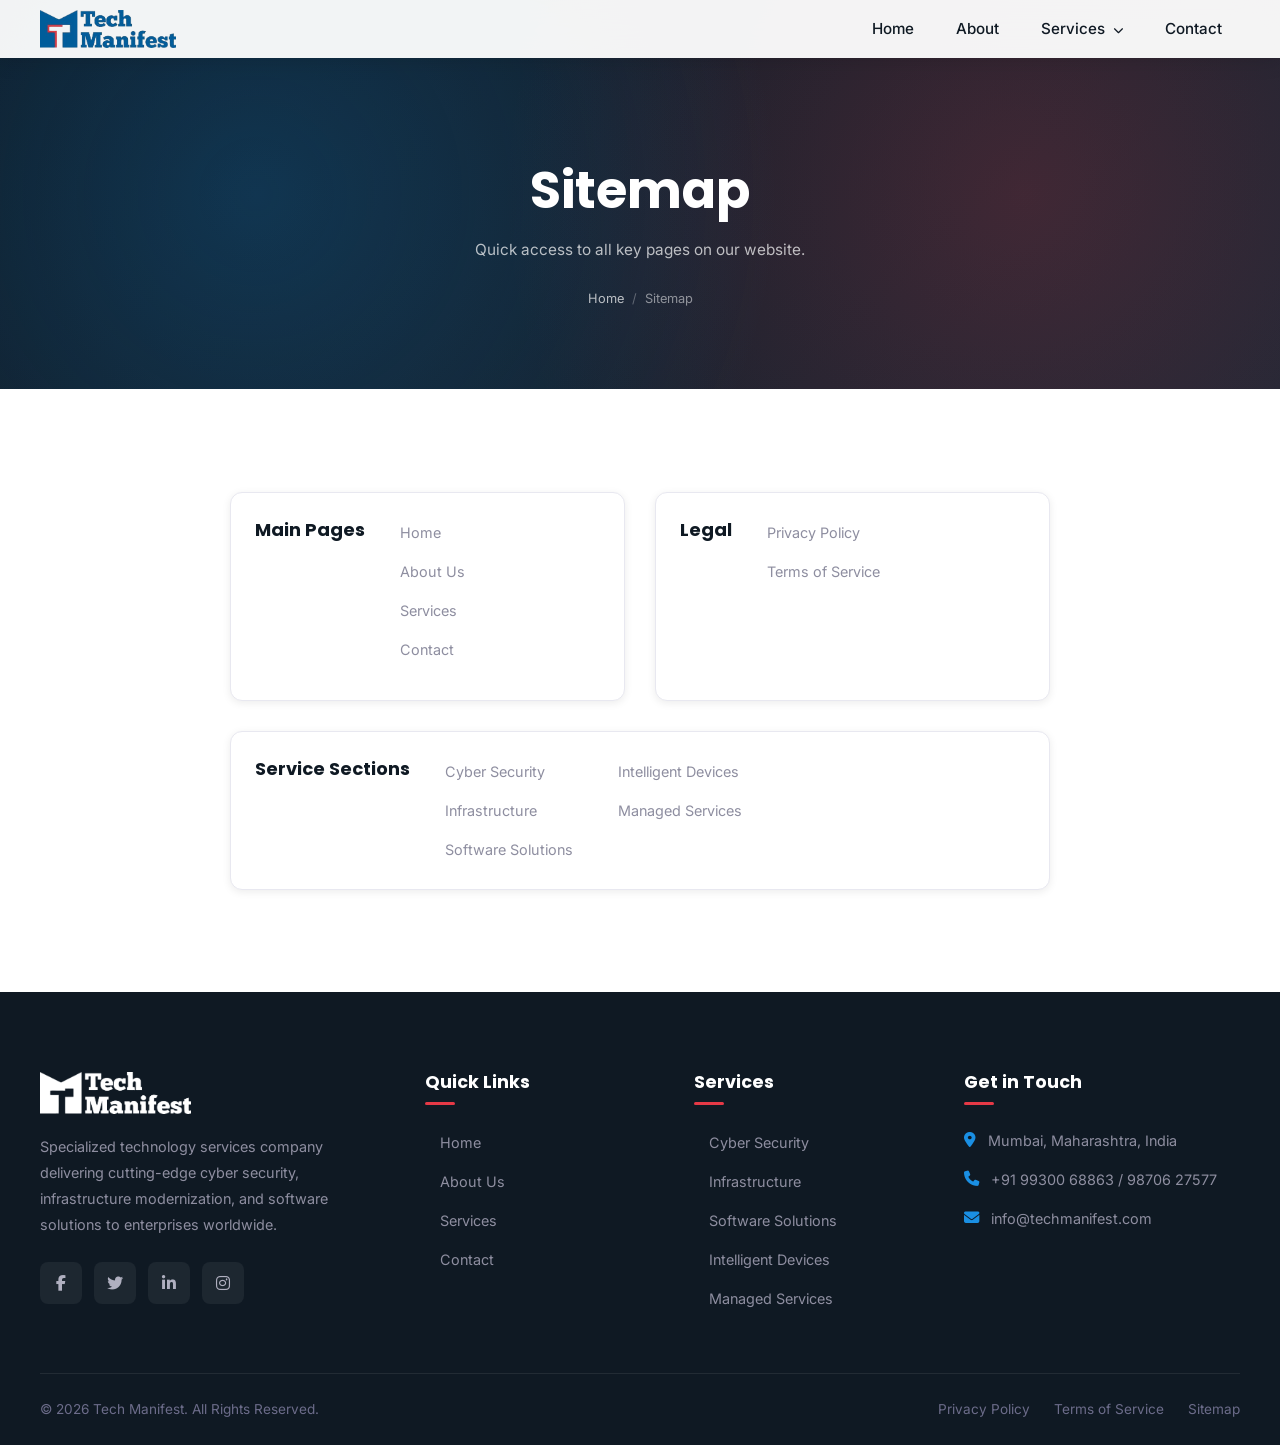
<file: sitemap.html>
<!DOCTYPE html>
<html lang="en">
<head>
  <meta charset="UTF-8">
  <meta name="viewport" content="width=device-width, initial-scale=1.0">
  <title>Sitemap — Tech Manifest</title>
  <meta name="description" content="Browse all important pages on Tech Manifest website.">
  <meta name="robots" content="index, follow">
  <link rel="canonical" href="https://techmanifest.com/sitemap.html">

  <link rel="icon" type="image/jpeg" href="assets/images/Tech_Manifest_Logo.png">
  <link rel="preconnect" href="https://fonts.googleapis.com">
  <link rel="preconnect" href="https://fonts.gstatic.com" crossorigin>
  <link href="https://fonts.googleapis.com/css2?family=Inter:wght@300;400;500;600;700&family=Poppins:wght@400;500;600;700;800;900&display=swap" rel="stylesheet">
  <link rel="stylesheet" href="https://cdn.jsdelivr.net/npm/@fortawesome/fontawesome-free@6.5.1/css/all.min.css">
  <link rel="stylesheet" href="assets/css/style.css">
  <link rel="stylesheet" href="assets/css/responsive.css">
</head>
<body>

  <div class="preloader" id="preloader"><div class="preloader-spinner"></div></div>
  <div class="nav-overlay" id="navOverlay"></div>

  <header class="header scrolled" id="header">
    <div class="container flex-between">
      <a href="index.html" class="logo"><img src="assets/images/Tech_Manifest_Logo.png" alt="Tech Manifest" width="160" height="44"></a>
      <nav class="nav" id="nav">
        <ul class="nav-list">
          <li><a href="index.html" class="nav-link">Home</a></li>
          <li><a href="about.html" class="nav-link">About</a></li>
          <li class="nav-item">
            <a href="services.html" class="nav-link">Services <i class="fas fa-chevron-down" style="font-size:0.65rem;margin-left:4px"></i></a>
            <div class="dropdown">
              <a href="services.html#cyber-security" class="dropdown-link"><i class="fas fa-shield-halved"></i> Cyber Security</a>
              <a href="services.html#infrastructure" class="dropdown-link"><i class="fas fa-server"></i> Infrastructure</a>
              <a href="services.html#software" class="dropdown-link"><i class="fas fa-code"></i> Software Solutions</a>
              <a href="services.html#intelligent-devices" class="dropdown-link"><i class="fas fa-microchip"></i> Intelligent Devices</a>
              <a href="services.html#managed-services" class="dropdown-link"><i class="fas fa-gears"></i> Managed Services</a>
            </div>
          </li>
          <li><a href="contact.html" class="nav-link">Contact</a></li>
        </ul>
      </nav>
      <button class="menu-toggle" id="menuToggle" aria-label="Toggle Navigation"><span></span><span></span><span></span></button>
    </div>
  </header>

  <section class="page-banner">
    <div class="container">
      <h1 class="reveal">Sitemap</h1>
      <p class="reveal stagger-1">Quick access to all key pages on our website.</p>
      <nav class="breadcrumb reveal stagger-2" aria-label="Breadcrumb">
        <a href="index.html">Home</a><span class="separator">/</span><span>Sitemap</span>
      </nav>
    </div>
  </section>

  <section class="section">
    <div class="container" style="max-width:900px">
      <div class="grid grid-2" style="gap:30px">
        <div class="contact-info-card reveal" style="padding:26px 24px;align-items:flex-start">
          <h3 style="margin-bottom:14px">Main Pages</h3>
          <ul class="footer-links" style="display:block">
            <li><a href="index.html"><i class="fas fa-chevron-right"></i> Home</a></li>
            <li><a href="about.html"><i class="fas fa-chevron-right"></i> About Us</a></li>
            <li><a href="services.html"><i class="fas fa-chevron-right"></i> Services</a></li>
            <li><a href="contact.html"><i class="fas fa-chevron-right"></i> Contact</a></li>
          </ul>
        </div>

        <div class="contact-info-card reveal stagger-1" style="padding:26px 24px;align-items:flex-start">
          <h3 style="margin-bottom:14px">Legal</h3>
          <ul class="footer-links" style="display:block">
            <li><a href="privacy-policy.html"><i class="fas fa-chevron-right"></i> Privacy Policy</a></li>
            <li><a href="terms-of-service.html"><i class="fas fa-chevron-right"></i> Terms of Service</a></li>
          </ul>
         
        </div>

        <div class="contact-info-card reveal stagger-2" style="padding:26px 24px;align-items:flex-start;grid-column:1/-1">
          <h3 style="margin-bottom:14px">Service Sections</h3>
          <ul class="footer-links" style="display:block;columns:2;column-gap:30px;max-width:680px">
            <li><a href="services.html#cyber-security"><i class="fas fa-chevron-right"></i> Cyber Security</a></li>
            <li><a href="services.html#infrastructure"><i class="fas fa-chevron-right"></i> Infrastructure</a></li>
            <li><a href="services.html#software"><i class="fas fa-chevron-right"></i> Software Solutions</a></li>
            <li><a href="services.html#intelligent-devices"><i class="fas fa-chevron-right"></i> Intelligent Devices</a></li>
            <li><a href="services.html#managed-services"><i class="fas fa-chevron-right"></i> Managed Services</a></li>
          </ul>
        </div>
      </div>
    </div>
  </section>

  <footer class="footer">
    <div class="container">
      <div class="footer-grid">
        <div class="footer-brand">
          <a href="index.html" class="logo"><img src="assets/images/Tech_Manifest_Logo.png" alt="Tech Manifest" width="160" height="42"></a>
          <p>Specialized technology services company delivering cutting-edge cyber security, infrastructure modernization, and software solutions to enterprises worldwide.</p>
          <div class="footer-social">
            <a href="#" aria-label="Facebook"><i class="fab fa-facebook-f"></i></a>
            <a href="#" aria-label="Twitter"><i class="fab fa-twitter"></i></a>
            <a href="#" aria-label="LinkedIn"><i class="fab fa-linkedin-in"></i></a>
            <a href="#" aria-label="Instagram"><i class="fab fa-instagram"></i></a>
          </div>
        </div>
        <div class="footer-column">
          <h4>Quick Links</h4>
          <ul class="footer-links">
            <li><a href="index.html"><i class="fas fa-chevron-right"></i> Home</a></li>
            <li><a href="about.html"><i class="fas fa-chevron-right"></i> About Us</a></li>
            <li><a href="services.html"><i class="fas fa-chevron-right"></i> Services</a></li>
            <li><a href="contact.html"><i class="fas fa-chevron-right"></i> Contact</a></li>
          </ul>
        </div>
        <div class="footer-column">
          <h4>Services</h4>
          <ul class="footer-links">
            <li><a href="services.html#cyber-security"><i class="fas fa-chevron-right"></i> Cyber Security</a></li>
            <li><a href="services.html#infrastructure"><i class="fas fa-chevron-right"></i> Infrastructure</a></li>
            <li><a href="services.html#software"><i class="fas fa-chevron-right"></i> Software Solutions</a></li>
            <li><a href="services.html#intelligent-devices"><i class="fas fa-chevron-right"></i> Intelligent Devices</a></li>
            <li><a href="services.html#managed-services"><i class="fas fa-chevron-right"></i> Managed Services</a></li>
          </ul>
        </div>
        <div class="footer-column">
          <h4>Get in Touch</h4>
          <div class="footer-contact-item"><i class="fas fa-location-dot"></i><span>Mumbai, Maharashtra, India</span></div>
          <div class="footer-contact-item"><i class="fas fa-phone"></i><span>+91 99300 68863 / 98706 27577</span></div>
          <div class="footer-contact-item"><i class="fas fa-envelope"></i><span>info@techmanifest.com</span></div>
        </div>
      </div>
      <div class="footer-bottom">
        <p>&copy; 2026 Tech Manifest. All Rights Reserved.</p>
        <div class="footer-bottom-links"><a href="privacy-policy.html">Privacy Policy</a><a href="terms-of-service.html">Terms of Service</a><a href="sitemap.html">Sitemap</a></div>
      </div>
    </div>
  </footer>

  <button class="scroll-top" id="scrollTop" aria-label="Scroll to top"><i class="fas fa-arrow-up"></i></button>
  <script src="assets/js/main.js"></script>
</body>
</html>
</file>
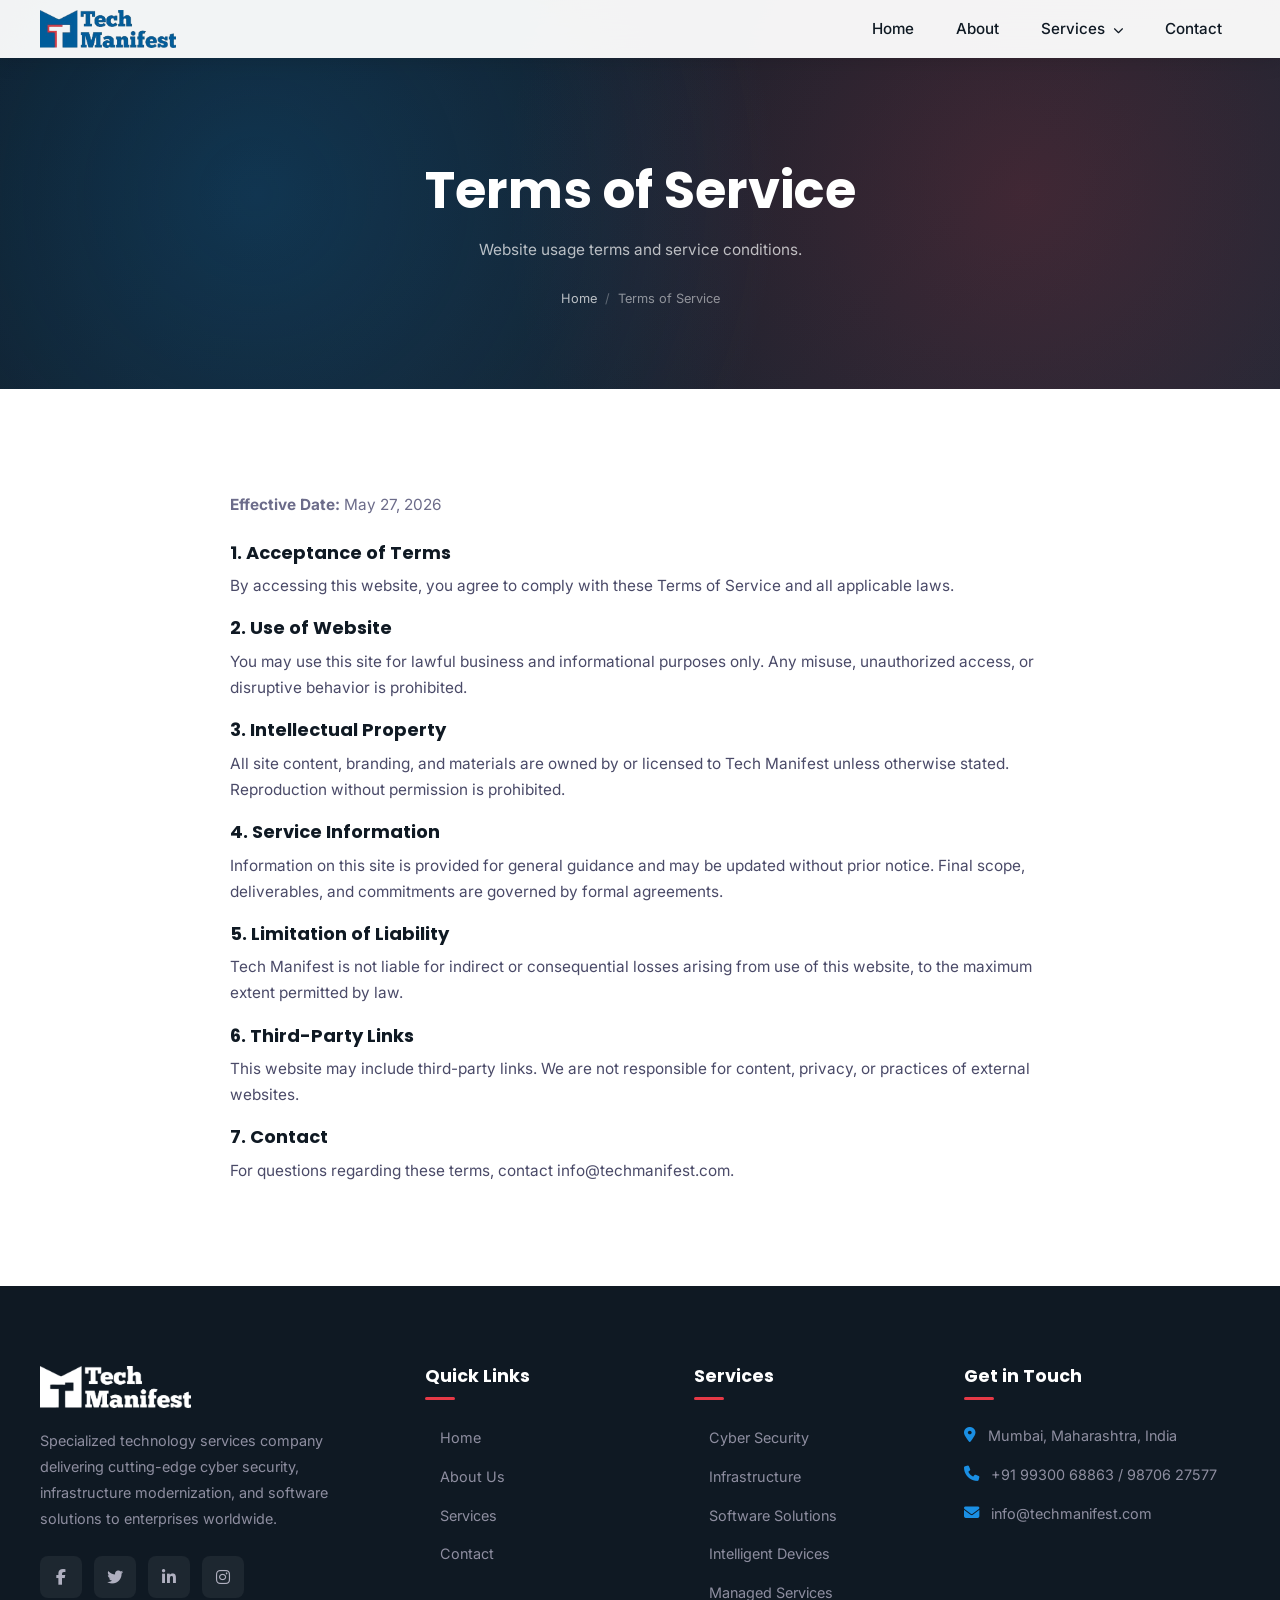
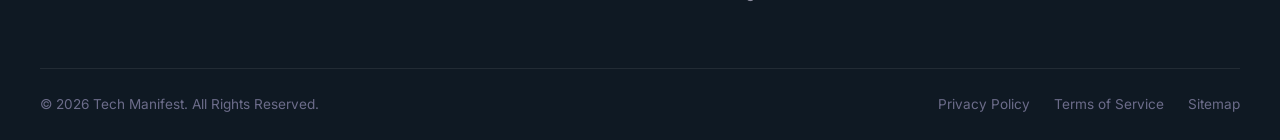
<file: terms-of-service.html>
<!DOCTYPE html>
<html lang="en">
<head>
  <meta charset="UTF-8">
  <meta name="viewport" content="width=device-width, initial-scale=1.0">
  <title>Terms of Service — Tech Manifest</title>
  <meta name="description" content="Read the Terms of Service for Tech Manifest website and services.">
  <meta name="robots" content="index, follow">
  <link rel="canonical" href="https://techmanifest.com/terms-of-service.html">

  <link rel="icon" type="image/jpeg" href="assets/images/Tech_Manifest_Logo.png">
  <link rel="preconnect" href="https://fonts.googleapis.com">
  <link rel="preconnect" href="https://fonts.gstatic.com" crossorigin>
  <link href="https://fonts.googleapis.com/css2?family=Inter:wght@300;400;500;600;700&family=Poppins:wght@400;500;600;700;800;900&display=swap" rel="stylesheet">
  <link rel="stylesheet" href="https://cdn.jsdelivr.net/npm/@fortawesome/fontawesome-free@6.5.1/css/all.min.css">
  <link rel="stylesheet" href="assets/css/style.css">
  <link rel="stylesheet" href="assets/css/responsive.css">
</head>
<body>

  <div class="preloader" id="preloader"><div class="preloader-spinner"></div></div>
  <div class="nav-overlay" id="navOverlay"></div>

  <header class="header scrolled" id="header">
    <div class="container flex-between">
      <a href="index.html" class="logo"><img src="assets/images/Tech_Manifest_Logo.png" alt="Tech Manifest" width="160" height="44"></a>
      <nav class="nav" id="nav">
        <ul class="nav-list">
          <li><a href="index.html" class="nav-link">Home</a></li>
          <li><a href="about.html" class="nav-link">About</a></li>
          <li class="nav-item">
            <a href="services.html" class="nav-link">Services <i class="fas fa-chevron-down" style="font-size:0.65rem;margin-left:4px"></i></a>
            <div class="dropdown">
              <a href="services.html#cyber-security" class="dropdown-link"><i class="fas fa-shield-halved"></i> Cyber Security</a>
              <a href="services.html#infrastructure" class="dropdown-link"><i class="fas fa-server"></i> Infrastructure</a>
              <a href="services.html#software" class="dropdown-link"><i class="fas fa-code"></i> Software Solutions</a>
              <a href="services.html#intelligent-devices" class="dropdown-link"><i class="fas fa-microchip"></i> Intelligent Devices</a>
              <a href="services.html#managed-services" class="dropdown-link"><i class="fas fa-gears"></i> Managed Services</a>
            </div>
          </li>
          <li><a href="contact.html" class="nav-link">Contact</a></li>
        </ul>
      </nav>
      <button class="menu-toggle" id="menuToggle" aria-label="Toggle Navigation"><span></span><span></span><span></span></button>
    </div>
  </header>

  <section class="page-banner">
    <div class="container">
      <h1 class="reveal">Terms of Service</h1>
      <p class="reveal stagger-1">Website usage terms and service conditions.</p>
      <nav class="breadcrumb reveal stagger-2" aria-label="Breadcrumb">
        <a href="index.html">Home</a><span class="separator">/</span><span>Terms of Service</span>
      </nav>
    </div>
  </section>

  <section class="section">
    <div class="container" style="max-width:900px">
      <div class="reveal">
        <p style="margin-bottom:24px;color:var(--gray-600)"><strong>Effective Date:</strong> May 27, 2026</p>

        <h3 style="margin-bottom:10px">1. Acceptance of Terms</h3>
        <p style="margin-bottom:18px">By accessing this website, you agree to comply with these Terms of Service and all applicable laws.</p>

        <h3 style="margin-bottom:10px">2. Use of Website</h3>
        <p style="margin-bottom:18px">You may use this site for lawful business and informational purposes only. Any misuse, unauthorized access, or disruptive behavior is prohibited.</p>

        <h3 style="margin-bottom:10px">3. Intellectual Property</h3>
        <p style="margin-bottom:18px">All site content, branding, and materials are owned by or licensed to Tech Manifest unless otherwise stated. Reproduction without permission is prohibited.</p>

        <h3 style="margin-bottom:10px">4. Service Information</h3>
        <p style="margin-bottom:18px">Information on this site is provided for general guidance and may be updated without prior notice. Final scope, deliverables, and commitments are governed by formal agreements.</p>

        <h3 style="margin-bottom:10px">5. Limitation of Liability</h3>
        <p style="margin-bottom:18px">Tech Manifest is not liable for indirect or consequential losses arising from use of this website, to the maximum extent permitted by law.</p>

        <h3 style="margin-bottom:10px">6. Third-Party Links</h3>
        <p style="margin-bottom:18px">This website may include third-party links. We are not responsible for content, privacy, or practices of external websites.</p>

        <h3 style="margin-bottom:10px">7. Contact</h3>
        <p>For questions regarding these terms, contact <a href="mailto:info@techmanifest.com">info@techmanifest.com</a>.</p>
      </div>
    </div>
  </section>

  <footer class="footer">
    <div class="container">
      <div class="footer-grid">
        <div class="footer-brand">
          <a href="index.html" class="logo"><img src="assets/images/Tech_Manifest_Logo.png" alt="Tech Manifest" width="160" height="42"></a>
          <p>Specialized technology services company delivering cutting-edge cyber security, infrastructure modernization, and software solutions to enterprises worldwide.</p>
          <div class="footer-social">
            <a href="#" aria-label="Facebook"><i class="fab fa-facebook-f"></i></a>
            <a href="#" aria-label="Twitter"><i class="fab fa-twitter"></i></a>
            <a href="#" aria-label="LinkedIn"><i class="fab fa-linkedin-in"></i></a>
            <a href="#" aria-label="Instagram"><i class="fab fa-instagram"></i></a>
          </div>
        </div>
        <div class="footer-column">
          <h4>Quick Links</h4>
          <ul class="footer-links">
            <li><a href="index.html"><i class="fas fa-chevron-right"></i> Home</a></li>
            <li><a href="about.html"><i class="fas fa-chevron-right"></i> About Us</a></li>
            <li><a href="services.html"><i class="fas fa-chevron-right"></i> Services</a></li>
            <li><a href="contact.html"><i class="fas fa-chevron-right"></i> Contact</a></li>
          </ul>
        </div>
        <div class="footer-column">
          <h4>Services</h4>
          <ul class="footer-links">
            <li><a href="services.html#cyber-security"><i class="fas fa-chevron-right"></i> Cyber Security</a></li>
            <li><a href="services.html#infrastructure"><i class="fas fa-chevron-right"></i> Infrastructure</a></li>
            <li><a href="services.html#software"><i class="fas fa-chevron-right"></i> Software Solutions</a></li>
            <li><a href="services.html#intelligent-devices"><i class="fas fa-chevron-right"></i> Intelligent Devices</a></li>
            <li><a href="services.html#managed-services"><i class="fas fa-chevron-right"></i> Managed Services</a></li>
          </ul>
        </div>
        <div class="footer-column">
          <h4>Get in Touch</h4>
          <div class="footer-contact-item"><i class="fas fa-location-dot"></i><span>Mumbai, Maharashtra, India</span></div>
          <div class="footer-contact-item"><i class="fas fa-phone"></i><span>+91 99300 68863 / 98706 27577</span></div>
          <div class="footer-contact-item"><i class="fas fa-envelope"></i><span>info@techmanifest.com</span></div>
        </div>
      </div>
      <div class="footer-bottom">
        <p>&copy; 2026 Tech Manifest. All Rights Reserved.</p>
        <div class="footer-bottom-links"><a href="privacy-policy.html">Privacy Policy</a><a href="terms-of-service.html">Terms of Service</a><a href="sitemap.html">Sitemap</a></div>
      </div>
    </div>
  </footer>

  <button class="scroll-top" id="scrollTop" aria-label="Scroll to top"><i class="fas fa-arrow-up"></i></button>
  <script src="assets/js/main.js"></script>
</body>
</html>
</file>
<file: assets/css/style.css>
/* ============================================
   TECH MANIFEST — Main Stylesheet
   Brand Colors: Blue #0D6EAF | Red #E63946
   ============================================ */

/* ---------- CSS Custom Properties ---------- */
:root {
  /* Brand Colors */
  --primary: #0D6EAF;
  --primary-dark: #094D7A;
  --primary-light: #1A8FE3;
  --primary-rgb: 13, 110, 175;
  --accent: #E63946;
  --accent-dark: #C62828;
  --accent-light: #FF6B6B;
  --accent-rgb: 230, 57, 70;

  /* Neutrals */
  --dark: #0F1923;
  --dark-2: #1A2735;
  --dark-3: #263545;
  --gray-900: #1a1a2e;
  --gray-800: #2d2d44;
  --gray-700: #4a4a68;
  --gray-600: #6c6c8a;
  --gray-500: #8e8ea0;
  --gray-400: #b0b0c0;
  --gray-300: #d1d1de;
  --gray-200: #e8e8f0;
  --gray-100: #f5f5fa;
  --white: #ffffff;
  --off-white: #F7F9FC;

  /* Gradients */
  --gradient-primary: linear-gradient(135deg, #0D6EAF 0%, #094D7A 100%);
  --gradient-accent: linear-gradient(135deg, #E63946 0%, #C62828 100%);
  --gradient-dark: linear-gradient(135deg, #0F1923 0%, #1A2735 100%);
  --gradient-hero: linear-gradient(135deg, #0D6EAF 0%, #0F1923 50%, #E63946 100%);
  --gradient-glass: linear-gradient(135deg, rgba(255, 255, 255, 0.1) 0%, rgba(255, 255, 255, 0.05) 100%);

  /* Typography */
  --font-heading: 'Poppins', sans-serif;
  --font-body: 'Inter', sans-serif;
  --font-mono: 'Fira Code', monospace;

  /* Font Sizes (fluid) */
  --fs-hero: clamp(2.5rem, 5vw, 4.5rem);
  --fs-h1: clamp(2rem, 4vw, 3.5rem);
  --fs-h2: clamp(1.75rem, 3vw, 2.75rem);
  --fs-h3: clamp(1.25rem, 2vw, 1.75rem);
  --fs-h4: clamp(1.1rem, 1.5vw, 1.35rem);
  --fs-body: clamp(0.95rem, 1.2vw, 1.1rem);
  --fs-small: clamp(0.8rem, 1vw, 0.9rem);

  /* Spacing */
  --section-padding: clamp(60px, 8vw, 120px);
  --container-max: 1280px;
  --container-padding: clamp(16px, 4vw, 40px);

  /* Shadows */
  --shadow-sm: 0 2px 8px rgba(0, 0, 0, 0.08);
  --shadow-md: 0 4px 20px rgba(0, 0, 0, 0.12);
  --shadow-lg: 0 8px 40px rgba(0, 0, 0, 0.16);
  --shadow-xl: 0 16px 60px rgba(0, 0, 0, 0.2);
  --shadow-glow: 0 0 30px rgba(13, 110, 175, 0.3);
  --shadow-glow-accent: 0 0 30px rgba(230, 57, 70, 0.3);

  /* Borders */
  --radius-sm: 8px;
  --radius-md: 12px;
  --radius-lg: 20px;
  --radius-xl: 30px;
  --radius-full: 50%;

  /* Transitions */
  --transition-fast: 0.2s cubic-bezier(0.4, 0, 0.2, 1);
  --transition-base: 0.3s cubic-bezier(0.4, 0, 0.2, 1);
  --transition-slow: 0.5s cubic-bezier(0.4, 0, 0.2, 1);
  --transition-spring: 0.6s cubic-bezier(0.34, 1.56, 0.64, 1);

  /* Z-index scale */
  --z-dropdown: 100;
  --z-sticky: 200;
  --z-fixed: 300;
  --z-overlay: 400;
  --z-modal: 500;
  --z-toast: 600;
}

/* ---------- CSS Reset & Base ---------- */
*,
*::before,
*::after {
  margin: 0;
  padding: 0;
  box-sizing: border-box;
}

html {
  scroll-behavior: smooth;
  scroll-padding-top: 80px;
  -webkit-text-size-adjust: 100%;
  font-size: 16px;
}

body {
  font-family: var(--font-body);
  font-size: var(--fs-body);
  line-height: 1.7;
  color: var(--gray-700);
  background-color: var(--white);
  overflow-x: hidden;
  min-width: 100%;
  padding-inline-end: env(safe-area-inset-right, 0px);
  -webkit-font-smoothing: antialiased;
  -moz-osx-font-smoothing: grayscale;
}

img {
  max-width: 100%;
  height: auto;
  display: block;
}

a {
  text-decoration: none;
  color: inherit;
  transition: color var(--transition-fast);
}

ul,
ol {
  list-style: none;
}

button {
  border: none;
  background: none;
  cursor: pointer;
  font-family: inherit;
}

input,
textarea,
select {
  font-family: inherit;
  font-size: inherit;
  border: none;
  outline: none;
}

h1,
h2,
h3,
h4,
h5,
h6 {
  font-family: var(--font-heading);
  font-weight: 700;
  line-height: 1.2;
  color: var(--dark);
}

/* ---------- Utility Classes ---------- */
.container {
  max-width: var(--container-max);
  margin: 0 auto;
  padding: 0 var(--container-padding);
}

.container-sm {
  max-width: 900px;
  margin: 0 auto;
  padding: 0 var(--container-padding);
}

.section {
  padding: var(--section-padding) 0;
}

.section-gray {
  background-color: var(--off-white);
}

.section-dark {
  background-color: var(--dark);
  color: var(--gray-300);
}

.section-dark h1,
.section-dark h2,
.section-dark h3,
.section-dark h4 {
  color: var(--white);
}

.text-center {
  text-align: center;
}

.text-left {
  text-align: left;
}

.text-right {
  text-align: right;
}

.text-primary {
  color: var(--primary);
}

.text-accent {
  color: var(--accent);
}

.text-white {
  color: var(--white);
}

.text-gray {
  color: var(--gray-600);
}

.flex {
  display: flex;
}

.flex-center {
  display: flex;
  align-items: center;
  justify-content: center;
}

.flex-between {
  display: flex;
  align-items: center;
  justify-content: space-between;
}

.flex-wrap {
  flex-wrap: wrap;
}

.gap-1 {
  gap: 8px;
}

.gap-2 {
  gap: 16px;
}

.gap-3 {
  gap: 24px;
}

.gap-4 {
  gap: 32px;
}

.grid {
  display: grid;
  gap: 30px;
}

.grid-2 {
  grid-template-columns: repeat(2, 1fr);
}

.grid-3 {
  grid-template-columns: repeat(3, 1fr);
}

.grid-4 {
  grid-template-columns: repeat(4, 1fr);
}

.sr-only {
  position: absolute;
  width: 1px;
  height: 1px;
  padding: 0;
  margin: -1px;
  overflow: hidden;
  clip: rect(0, 0, 0, 0);
  border: 0;
}

/* ---------- Section Headers ---------- */
.section-header {
  text-align: center;
  max-width: 700px;
  margin: 0 auto 60px;
}

.section-badge {
  display: inline-flex;
  align-items: center;
  gap: 8px;
  padding: 6px 18px;
  background: rgba(var(--primary-rgb), 0.08);
  color: var(--primary);
  font-size: var(--fs-small);
  font-weight: 600;
  border-radius: var(--radius-xl);
  margin-bottom: 16px;
  text-transform: uppercase;
  letter-spacing: 1.5px;
}

.section-dark .section-badge {
  background: rgba(255, 255, 255, 0.1);
  color: var(--primary-light);
}

.section-header h2 {
  font-size: var(--fs-h2);
  margin-bottom: 16px;
}

.section-header p {
  font-size: var(--fs-body);
  color: var(--gray-600);
  line-height: 1.8;
}

.section-dark .section-header p {
  color: var(--gray-400);
}

/* ============================================
   HEADER / NAVIGATION
   ============================================ */
.header {
  position: fixed;
  top: 0;
  left: 0;
  right: 0;
  width: 100%;
  min-width: 100%;
  z-index: var(--z-fixed);
  transition: all var(--transition-base);
  padding: 12px 0;
  background: rgba(255, 255, 255, 0.95);
  backdrop-filter: blur(20px);
  -webkit-backdrop-filter: blur(20px);
  box-shadow: var(--shadow-md);
}

.header.scrolled {
  padding: 10px 0;
}

.header .container {
  display: flex;
  align-items: center;
  justify-content: space-between;
}

.logo {
  display: flex;
  align-items: center;
  gap: 10px;
  z-index: var(--z-fixed);
}

.logo img {
  height: 44px;
  width: auto;
  transition: var(--transition-base);
}

.header.scrolled .logo img {
  height: 38px;
}

/* Navigation */
.nav {
  display: flex;
  align-items: center;
}

.nav-list {
  display: flex;
  align-items: center;
  gap: 6px;
}

.nav-link {
  padding: 8px 18px;
  font-size: 0.95rem;
  font-weight: 500;
  color: var(--dark);
  border-radius: var(--radius-sm);
  transition: all var(--transition-fast);
  position: relative;
  white-space: nowrap;
}

.nav-link:hover,
.nav-link.active {
  color: var(--primary);
  background: rgba(var(--primary-rgb), 0.06);
}

.nav-link::after {
  content: '';
  position: absolute;
  bottom: 2px;
  left: 18px;
  right: 18px;
  height: 2px;
  background: var(--accent);
  border-radius: 2px;
  transform: scaleX(0);
  transform-origin: center;
  transition: transform var(--transition-base);
}

.nav-link:hover::after,
.nav-link.active::after {
  transform: scaleX(1);
}

/* Dropdown */
.nav-item {
  position: relative;
}

.nav-item .dropdown {
  position: absolute;
  top: calc(100% + 10px);
  left: 0;
  min-width: 240px;
  background: var(--white);
  border-radius: var(--radius-md);
  box-shadow: var(--shadow-lg);
  padding: 10px;
  opacity: 0;
  visibility: hidden;
  transform: translateY(10px);
  transition: all var(--transition-base);
  z-index: var(--z-dropdown);
}

.nav-item:hover .dropdown {
  opacity: 1;
  visibility: visible;
  transform: translateY(0);
}

.dropdown-link {
  display: flex;
  align-items: center;
  gap: 12px;
  padding: 10px 16px;
  border-radius: var(--radius-sm);
  font-size: 0.9rem;
  font-weight: 500;
  color: var(--gray-700);
  transition: all var(--transition-fast);
}

.dropdown-link:hover {
  background: rgba(var(--primary-rgb), 0.06);
  color: var(--primary);
}

.dropdown-link i {
  font-size: 1.1rem;
  color: var(--primary);
  width: 20px;
  text-align: center;
}

/* CTA Button in Nav */
.nav-cta {
  margin-left: 16px;
}

/* Mobile Menu */
.menu-toggle {
  display: none;
  flex-direction: column;
  gap: 5px;
  width: 28px;
  cursor: pointer;
  z-index: var(--z-fixed);
  padding: 4px 0;
  position: relative;
  right: 0;
}

.menu-toggle span {
  display: block;
  height: 2.5px;
  background: var(--dark);
  border-radius: 3px;
  transition: all var(--transition-base);
  transform-origin: center;
}

.menu-toggle.active span:nth-child(1) {
  transform: rotate(45deg) translate(5px, 5px);
}

.menu-toggle.active span:nth-child(2) {
  opacity: 0;
  transform: scaleX(0);
}

.menu-toggle.active span:nth-child(3) {
  transform: rotate(-45deg) translate(5px, -5px);
}

/* ============================================
   BUTTONS
   ============================================ */
.btn {
  display: inline-flex;
  align-items: center;
  justify-content: center;
  gap: 8px;
  padding: 14px 32px;
  font-family: var(--font-heading);
  font-size: 0.95rem;
  font-weight: 600;
  border-radius: var(--radius-sm);
  transition: all var(--transition-base);
  position: relative;
  overflow: hidden;
  cursor: pointer;
  white-space: nowrap;
}

.btn::before {
  content: '';
  position: absolute;
  inset: 0;
  background: rgba(255, 255, 255, 0.15);
  transform: translateX(-100%);
  transition: transform var(--transition-slow);
}

.btn:hover::before {
  transform: translateX(0);
}

.btn-primary {
  background: var(--gradient-primary);
  color: var(--white);
  box-shadow: 0 4px 15px rgba(var(--primary-rgb), 0.3);
}

.btn-primary:hover {
  transform: translateY(-2px);
  box-shadow: 0 8px 25px rgba(var(--primary-rgb), 0.4);
}

.btn-accent {
  background: var(--gradient-accent);
  color: var(--white);
  box-shadow: 0 4px 15px rgba(var(--accent-rgb), 0.3);
}

.btn-accent:hover {
  transform: translateY(-2px);
  box-shadow: 0 8px 25px rgba(var(--accent-rgb), 0.4);
}

.btn-outline {
  border: 2px solid var(--primary);
  color: var(--primary);
  background: transparent;
}

.btn-outline:hover {
  background: var(--primary);
  color: var(--white);
  transform: translateY(-2px);
}

.btn-outline-white {
  border: 2px solid rgba(255, 255, 255, 0.6);
  color: var(--white);
  background: transparent;
}

.btn-outline-white:hover {
  background: var(--white);
  color: var(--primary);
  border-color: var(--white);
  transform: translateY(-2px);
}

.btn-white {
  background: var(--white);
  color: var(--primary);
}

.btn-white:hover {
  transform: translateY(-2px);
  box-shadow: var(--shadow-lg);
}

.btn-sm {
  padding: 10px 22px;
  font-size: 0.85rem;
}

.btn-lg {
  padding: 18px 42px;
  font-size: 1.05rem;
}

.btn-icon {
  width: 50px;
  height: 50px;
  padding: 0;
  border-radius: var(--radius-full);
}

.btn i {
  font-size: 0.9em;
  transition: transform var(--transition-base);
}

.btn:hover i {
  transform: translateX(3px);
}

/* ============================================
   HERO SECTION
   ============================================ */
.hero {
  position: relative;
  min-height: 100vh;
  display: flex;
  align-items: center;
  justify-content: center;
  overflow: hidden;
  background: var(--dark);
}

.hero-bg {
  position: absolute;
  inset: 0;
  z-index: 1;
}

.hero-bg::before {
  content: '';
  position: absolute;
  inset: 0;
  background: linear-gradient(135deg,
      rgba(13, 110, 175, 0.92) 0%,
      rgba(15, 25, 35, 0.95) 50%,
      rgba(230, 57, 70, 0.85) 100%);
  z-index: 2;
}

/* Animated mesh gradient background */
.hero-mesh {
  position: absolute;
  inset: 0;
  overflow: hidden;
}

.hero-mesh .blob {
  position: absolute;
  border-radius: 50%;
  filter: blur(80px);
  opacity: 0.5;
  animation: blobFloat 8s ease-in-out infinite;
}

.hero-mesh .blob-1 {
  width: 500px;
  height: 500px;
  background: var(--primary);
  top: -10%;
  left: -5%;
  animation-delay: 0s;
}

.hero-mesh .blob-2 {
  width: 400px;
  height: 400px;
  background: var(--accent);
  bottom: -10%;
  right: -5%;
  animation-delay: -3s;
}

.hero-mesh .blob-3 {
  width: 350px;
  height: 350px;
  background: var(--primary-light);
  top: 40%;
  left: 50%;
  animation-delay: -5s;
}

@keyframes blobFloat {

  0%,
  100% {
    transform: translate(0, 0) scale(1);
  }

  25% {
    transform: translate(30px, -40px) scale(1.1);
  }

  50% {
    transform: translate(-20px, 20px) scale(0.95);
  }

  75% {
    transform: translate(40px, 30px) scale(1.05);
  }
}

/* Particle dots */
.hero-particles {
  position: absolute;
  inset: 0;
  z-index: 2;
}

.particle {
  position: absolute;
  width: 3px;
  height: 3px;
  background: rgba(255, 255, 255, 0.4);
  border-radius: 50%;
  animation: particleFloat 6s ease-in-out infinite;
}

@keyframes particleFloat {

  0%,
  100% {
    transform: translateY(0) translateX(0);
    opacity: 0.4;
  }

  50% {
    transform: translateY(-30px) translateX(15px);
    opacity: 0.8;
  }
}

.hero-content {
  position: relative;
  z-index: 3;
  text-align: center;
  max-width: 900px;
  padding: 0 var(--container-padding);
}

.hero-badge {
  display: inline-flex;
  align-items: center;
  gap: 8px;
  padding: 8px 24px;
  background: rgba(255, 255, 255, 0.1);
  backdrop-filter: blur(10px);
  border: 1px solid rgba(255, 255, 255, 0.15);
  border-radius: var(--radius-xl);
  color: var(--white);
  font-size: var(--fs-small);
  font-weight: 500;
  margin-bottom: 24px;
  letter-spacing: 1px;
}

.hero-badge i {
  color: var(--accent);
}

.hero h1 {
  font-size: var(--fs-hero);
  color: var(--white);
  margin-bottom: 24px;
  letter-spacing: -1px;
}

.hero h1 .highlight {
  background: linear-gradient(135deg, var(--accent), var(--primary-light));
  -webkit-background-clip: text;
  -webkit-text-fill-color: transparent;
  background-clip: text;
}

.hero p {
  font-size: clamp(1rem, 1.5vw, 1.2rem);
  color: rgba(255, 255, 255, 0.8);
  max-width: 650px;
  margin: 0 auto 40px;
  line-height: 1.8;
}

.hero-buttons {
  display: flex;
  align-items: center;
  justify-content: center;
  gap: 16px;
  flex-wrap: wrap;
}

/* Compact hero variant for homepage */
.hero-content-compact {
  max-width: 760px;
  padding-top: clamp(32px, 6vh, 72px);
}

.hero-content-compact .hero-badge {
  padding: 7px 18px;
  margin-top: 6px;
  margin-bottom: 16px;
  font-size: 0.8rem;
  letter-spacing: 0.6px;
  animation: badgeDrift 4.5s ease-in-out infinite;
}

.hero-content-compact h1 {
  font-size: clamp(2rem, 4.2vw, 3.4rem);
  margin-bottom: 16px;
  line-height: 1.12;
  letter-spacing: -0.6px;
  min-height: 2.3em;
}

.hero-content-compact h1 .highlight {
  display: inline-block;
  white-space: nowrap;
  min-width: 17ch;
  vertical-align: baseline;
  background-size: 200% 200%;
  animation: heroHighlightShift 6s ease-in-out infinite;
}

.hero-content-compact p {
  font-size: clamp(0.95rem, 1.2vw, 1.06rem);
  max-width: 560px;
  margin-bottom: 28px;
  line-height: 1.65;
  color: rgba(255, 255, 255, 0.86);
}

.hero-buttons-compact {
  gap: 12px;
}

.hero-buttons-compact .btn {
  padding: 14px 30px;
  font-size: 0.95rem;
}

@keyframes badgeDrift {

  0%,
  100% {
    transform: translateY(0);
  }

  50% {
    transform: translateY(-4px);
  }
}

@keyframes heroHighlightShift {
  0% {
    background-position: 0% 50%;
  }

  50% {
    background-position: 100% 50%;
  }

  100% {
    background-position: 0% 50%;
  }
}

.hero-scroll {
  position: absolute;
  bottom: 40px;
  left: 50%;
  transform: translateX(-50%);
  z-index: 3;
  color: rgba(255, 255, 255, 0.6);
  font-size: 0.85rem;
  display: flex;
  flex-direction: column;
  align-items: center;
  gap: 8px;
  animation: scrollBounce 2s ease-in-out infinite;
}

.hero-scroll .mouse {
  width: 24px;
  height: 38px;
  border: 2px solid rgba(255, 255, 255, 0.4);
  border-radius: 12px;
  position: relative;
}

.hero-scroll .mouse::after {
  content: '';
  position: absolute;
  top: 8px;
  left: 50%;
  width: 3px;
  height: 8px;
  background: rgba(255, 255, 255, 0.6);
  border-radius: 3px;
  transform: translateX(-50%);
  animation: mouseScroll 2s ease-in-out infinite;
}

@keyframes scrollBounce {

  0%,
  100% {
    transform: translateX(-50%) translateY(0);
  }

  50% {
    transform: translateX(-50%) translateY(-8px);
  }
}

@keyframes mouseScroll {

  0%,
  100% {
    opacity: 1;
    top: 8px;
  }

  50% {
    opacity: 0.3;
    top: 18px;
  }
}

/* ============================================
   PAGE BANNER (For inner pages)
   ============================================ */
.page-banner {
  position: relative;
  padding: 160px 0 80px;
  background: var(--gradient-dark);
  overflow: hidden;
  text-align: center;
}

.page-banner::before {
  content: '';
  position: absolute;
  inset: 0;
  background:
    radial-gradient(circle at 20% 50%, rgba(var(--primary-rgb), 0.3) 0%, transparent 50%),
    radial-gradient(circle at 80% 50%, rgba(var(--accent-rgb), 0.2) 0%, transparent 50%);
}

.page-banner .container {
  position: relative;
  z-index: 2;
}

.page-banner h1 {
  font-size: var(--fs-h1);
  color: var(--white);
  margin-bottom: 16px;
}

.page-banner p {
  color: rgba(255, 255, 255, 0.7);
  font-size: var(--fs-body);
  max-width: 600px;
  margin: 0 auto;
}

.breadcrumb {
  display: flex;
  align-items: center;
  justify-content: center;
  gap: 8px;
  margin-top: 24px;
  font-size: var(--fs-small);
  color: rgba(255, 255, 255, 0.5);
}

.breadcrumb a {
  color: rgba(255, 255, 255, 0.7);
  transition: color var(--transition-fast);
}

.breadcrumb a:hover {
  color: var(--primary-light);
}

.breadcrumb .separator {
  color: rgba(255, 255, 255, 0.3);
}

/* ============================================
   SERVICE/FEATURE CARDS
   ============================================ */
.service-card {
  background: var(--white);
  border-radius: var(--radius-md);
  padding: 40px 30px;
  text-align: center;
  box-shadow: var(--shadow-sm);
  transition: all var(--transition-base);
  position: relative;
  overflow: hidden;
  border: 1px solid var(--gray-200);
}

.service-card::before {
  content: '';
  position: absolute;
  top: 0;
  left: 0;
  right: 0;
  height: 4px;
  background: var(--gradient-primary);
  transform: scaleX(0);
  transform-origin: left;
  transition: transform var(--transition-base);
}

.service-card:hover {
  transform: translateY(-8px);
  box-shadow: var(--shadow-lg);
  border-color: transparent;
}

.service-card:hover::before {
  transform: scaleX(1);
}

.service-icon {
  width: 80px;
  height: 80px;
  margin: 0 auto 24px;
  display: flex;
  align-items: center;
  justify-content: center;
  background: rgba(var(--primary-rgb), 0.08);
  border-radius: var(--radius-lg);
  font-size: 2rem;
  color: var(--primary);
  transition: all var(--transition-base);
}

.service-card:hover .service-icon {
  background: var(--gradient-primary);
  color: var(--white);
  transform: scale(1.05);
  box-shadow: var(--shadow-glow);
}

.service-card h3 {
  font-size: var(--fs-h4);
  margin-bottom: 12px;
  transition: color var(--transition-fast);
}

.service-card:hover h3 {
  color: var(--primary);
}

.service-card p {
  color: var(--gray-600);
  font-size: 0.95rem;
  line-height: 1.7;
  margin-bottom: 20px;
}

.service-card .card-link {
  display: inline-flex;
  align-items: center;
  gap: 6px;
  color: var(--primary);
  font-weight: 600;
  font-size: 0.9rem;
  transition: all var(--transition-fast);
}

.service-card .card-link:hover {
  gap: 10px;
  color: var(--accent);
}

/* Service card alternative - dark variant */
.service-card-dark {
  background: var(--dark-2);
  border-color: rgba(255, 255, 255, 0.08);
}

.service-card-dark h3 {
  color: var(--white);
}

.service-card-dark p {
  color: var(--gray-400);
}

/* ============================================
   ABOUT SECTION
   ============================================ */
.about-grid {
  display: grid;
  grid-template-columns: 1fr 1fr;
  gap: 60px;
  align-items: center;
}

.about-image {
  position: relative;
}

.about-image .image-main {
  border-radius: var(--radius-lg);
  overflow: hidden;
  box-shadow: var(--shadow-lg);
}

.about-image .image-main img {
  width: 100%;
  height: 450px;
  object-fit: cover;
}

.about-image .experience-badge {
  position: absolute;
  bottom: -20px;
  right: -20px;
  background: var(--gradient-accent);
  color: var(--white);
  padding: 24px;
  border-radius: var(--radius-md);
  text-align: center;
  box-shadow: var(--shadow-lg);
}

.experience-badge .number {
  font-family: var(--font-heading);
  font-size: 2.5rem;
  font-weight: 800;
  line-height: 1;
  display: block;
}

.experience-badge .label {
  font-size: 0.85rem;
  font-weight: 500;
  opacity: 0.9;
}

.about-content .section-badge {
  margin-bottom: 16px;
}

.about-content h2 {
  font-size: var(--fs-h2);
  margin-bottom: 20px;
}

.about-content>p {
  color: var(--gray-600);
  margin-bottom: 30px;
  line-height: 1.8;
}

.about-features {
  display: grid;
  grid-template-columns: 1fr 1fr;
  gap: 20px;
  margin-bottom: 30px;
}

.about-feature {
  display: flex;
  align-items: flex-start;
  gap: 12px;
}

.about-feature i {
  font-size: 1.2rem;
  color: var(--primary);
  margin-top: 2px;
  flex-shrink: 0;
}

.about-feature span {
  font-weight: 600;
  color: var(--dark);
  font-size: 0.95rem;
}

/* ============================================
   STATS / COUNTERS
   ============================================ */
.stats-section {
  background: var(--gradient-primary);
  position: relative;
  overflow: hidden;
}

.stats-section::before {
  content: '';
  position: absolute;
  inset: 0;
  background: url("data:image/svg+xml,%3Csvg width='60' height='60' viewBox='0 0 60 60' xmlns='http://www.w3.org/2000/svg'%3E%3Cg fill='none' fill-rule='evenodd'%3E%3Cg fill='%23ffffff' fill-opacity='0.05'%3E%3Cpath d='M36 34v-4h-2v4h-4v2h4v4h2v-4h4v-2h-4zm0-30V0h-2v4h-4v2h4v4h2V6h4V4h-4zM6 34v-4H4v4H0v2h4v4h2v-4h4v-2H6zM6 4V0H4v4H0v2h4v4h2V6h4V4H6z'/%3E%3C/g%3E%3C/g%3E%3C/svg%3E");
}

.stats-grid {
  display: grid;
  grid-template-columns: repeat(4, 1fr);
  gap: 30px;
  position: relative;
  z-index: 2;
}

.stat-item {
  text-align: center;
  color: var(--white);
}

.stat-icon {
  font-size: 2.2rem;
  margin-bottom: 12px;
  opacity: 0.8;
}

.stat-number {
  font-family: var(--font-heading);
  font-size: clamp(2rem, 3vw, 3rem);
  font-weight: 800;
  line-height: 1;
  margin-bottom: 8px;
}

.stat-label {
  font-size: 0.95rem;
  opacity: 0.85;
  font-weight: 500;
}

/* ============================================
   PORTFOLIO / PROJECTS
   ============================================ */
.portfolio-filters {
  display: flex;
  align-items: center;
  justify-content: center;
  gap: 10px;
  margin-bottom: 40px;
  flex-wrap: wrap;
}

.filter-btn {
  padding: 8px 24px;
  font-size: 0.9rem;
  font-weight: 500;
  border-radius: var(--radius-xl);
  border: 2px solid var(--gray-200);
  color: var(--gray-600);
  transition: all var(--transition-base);
}

.filter-btn:hover,
.filter-btn.active {
  border-color: var(--primary);
  color: var(--primary);
  background: rgba(var(--primary-rgb), 0.06);
}

.portfolio-grid {
  display: grid;
  grid-template-columns: repeat(3, 1fr);
  gap: 24px;
}

.portfolio-card {
  position: relative;
  border-radius: var(--radius-md);
  overflow: hidden;
  cursor: pointer;
}

.portfolio-card .card-image {
  width: 100%;
  height: 320px;
  background: var(--gradient-primary);
  position: relative;
  overflow: hidden;
}

.portfolio-card .card-image img {
  width: 100%;
  height: 100%;
  object-fit: cover;
  transition: transform var(--transition-slow);
}

.portfolio-card:hover .card-image img {
  transform: scale(1.1);
}

.portfolio-card .card-overlay {
  position: absolute;
  inset: 0;
  background: linear-gradient(to top, rgba(15, 25, 35, 0.9) 0%, transparent 60%);
  display: flex;
  flex-direction: column;
  justify-content: flex-end;
  padding: 30px;
  opacity: 0;
  transition: opacity var(--transition-base);
}

.portfolio-card:hover .card-overlay {
  opacity: 1;
}

.portfolio-card .card-overlay h3 {
  color: var(--white);
  font-size: 1.3rem;
  margin-bottom: 8px;
  transform: translateY(20px);
  transition: transform var(--transition-base);
}

.portfolio-card:hover .card-overlay h3 {
  transform: translateY(0);
}

.portfolio-card .card-overlay p {
  color: rgba(255, 255, 255, 0.7);
  font-size: 0.9rem;
  transform: translateY(20px);
  transition: transform var(--transition-base) 0.05s;
}

.portfolio-card:hover .card-overlay p {
  transform: translateY(0);
}

.portfolio-card .card-tag {
  position: absolute;
  top: 16px;
  left: 16px;
  padding: 4px 14px;
  background: var(--accent);
  color: var(--white);
  font-size: 0.8rem;
  font-weight: 600;
  border-radius: var(--radius-xl);
  z-index: 2;
}

/* ============================================
   TESTIMONIALS
   ============================================ */
.testimonial-card {
  background: var(--white);
  border-radius: var(--radius-md);
  padding: 40px;
  box-shadow: var(--shadow-sm);
  border: 1px solid var(--gray-200);
  position: relative;
}

.testimonial-card .quote-icon {
  font-size: 3rem;
  color: rgba(var(--primary-rgb), 0.1);
  margin-bottom: 16px;
  line-height: 1;
}

.testimonial-card p {
  color: var(--gray-700);
  font-size: 1rem;
  line-height: 1.8;
  margin-bottom: 24px;
  font-style: italic;
}

.testimonial-author {
  display: flex;
  align-items: center;
  gap: 14px;
}

.testimonial-author .avatar {
  width: 52px;
  height: 52px;
  border-radius: var(--radius-full);
  background: var(--gradient-primary);
  display: flex;
  align-items: center;
  justify-content: center;
  color: var(--white);
  font-weight: 700;
  font-size: 1.2rem;
}

.testimonial-author .info h4 {
  font-size: 1rem;
  margin-bottom: 2px;
}

.testimonial-author .info span {
  font-size: 0.85rem;
  color: var(--gray-500);
}

.testimonial-stars {
  color: #FFC107;
  margin-bottom: 16px;
}

/* ============================================
   PARTNERS / CLIENTS
   ============================================ */
.partners-track {
  display: flex;
  gap: 60px;
  animation: marquee 30s linear infinite;
}

.partners-wrapper {
  overflow: hidden;
  padding: 20px 0;
  mask-image: linear-gradient(to right, transparent, black 10%, black 90%, transparent);
  -webkit-mask-image: linear-gradient(to right, transparent, black 10%, black 90%, transparent);
}

.partner-logo {
  flex-shrink: 0;
  height: 50px;
  opacity: 0.5;
  filter: grayscale(100%);
  transition: all var(--transition-base);
}

.partner-logo:hover {
  opacity: 1;
  filter: grayscale(0);
}

@keyframes marquee {
  from {
    transform: translateX(0);
  }

  to {
    transform: translateX(-50%);
  }
}

/* ============================================
   CTA SECTION
   ============================================ */
.cta-section {
  position: relative;
  padding: 100px 0;
  background: var(--gradient-dark);
  overflow: hidden;
}

.cta-section::before {
  content: '';
  position: absolute;
  width: 600px;
  height: 600px;
  background: radial-gradient(circle, rgba(var(--primary-rgb), 0.3), transparent 70%);
  top: -200px;
  right: -200px;
  border-radius: 50%;
}

.cta-section::after {
  content: '';
  position: absolute;
  width: 400px;
  height: 400px;
  background: radial-gradient(circle, rgba(var(--accent-rgb), 0.2), transparent 70%);
  bottom: -150px;
  left: -150px;
  border-radius: 50%;
}

.cta-content {
  position: relative;
  z-index: 2;
  text-align: center;
  max-width: 700px;
  margin: 0 auto;
}

.cta-content h2 {
  font-size: var(--fs-h2);
  color: var(--white);
  margin-bottom: 16px;
}

.cta-content p {
  color: rgba(255, 255, 255, 0.7);
  font-size: var(--fs-body);
  margin-bottom: 36px;
  line-height: 1.8;
}

.cta-buttons {
  display: flex;
  align-items: center;
  justify-content: center;
  gap: 16px;
  flex-wrap: wrap;
}

/* ============================================
   CONTACT FORM
   ============================================ */
.contact-grid {
  display: grid;
  grid-template-columns: 1fr 1.2fr;
  gap: 50px;
  align-items: start;
}

.contact-info-cards {
  display: flex;
  flex-direction: column;
  gap: 20px;
}

.contact-info-card {
  display: flex;
  align-items: flex-start;
  gap: 20px;
  padding: 24px;
  background: var(--white);
  border-radius: var(--radius-md);
  box-shadow: var(--shadow-sm);
  border: 1px solid var(--gray-200);
  transition: all var(--transition-base);
}

.contact-info-card:hover {
  box-shadow: var(--shadow-md);
  transform: translateY(-2px);
}

.contact-info-card .icon {
  width: 56px;
  height: 56px;
  flex-shrink: 0;
  display: flex;
  align-items: center;
  justify-content: center;
  background: rgba(var(--primary-rgb), 0.08);
  border-radius: var(--radius-sm);
  font-size: 1.3rem;
  color: var(--primary);
}

.contact-info-card h4 {
  font-size: 1rem;
  margin-bottom: 4px;
}

.contact-info-card p {
  color: var(--gray-600);
  font-size: 0.9rem;
  line-height: 1.6;
}

.contact-form-wrapper {
  background: var(--white);
  border-radius: var(--radius-lg);
  padding: 40px;
  box-shadow: var(--shadow-md);
  border: 1px solid var(--gray-200);
}

.form-grid {
  display: grid;
  grid-template-columns: 1fr 1fr;
  gap: 20px;
}

/* ============================================
   CUSTOMERS MARQUEE (two-row logo-only marquee)
   ============================================ */
.customer-marquee {
  overflow: hidden;
  padding: 18px 0 6px;
}

.marquee-row {
  display: flex;
  gap: 20px;
  overflow: hidden;
  align-items: center;
  margin-bottom: 14px;
}

.marquee-track {
  display: flex;
  gap: 36px;
  align-items: center;
  min-width: 200%;
  /* ensure duplicated track fills space for seamless scroll */
}

.marquee-item {
  flex: 0 0 auto;
  display: flex;
  align-items: center;
  justify-content: center;
}

.marquee-item img {
  height: 72px;
  width: auto;
  display: block;
  opacity: 0.95;
  transition: transform var(--transition-fast), opacity var(--transition-fast);
}

.marquee-item img[src*="abhinandan-lodha-logo"],
.marquee-item img[src*="capsavewhitelogo"],
.marquee-item img[src*="alleima-logo-light"],
.marquee-item img[src*="husco_logo"] {
  background: rgba(15, 25, 35, 0.95);
  padding: 12px 16px;
  border-radius: 18px;
  box-shadow: 0 16px 40px rgba(0, 0, 0, 0.12);
}

.marquee-item img:hover {
  transform: scale(1.05);
  opacity: 1;
}

@keyframes marquee-left {
  0% {
    transform: translateX(0);
  }

  100% {
    transform: translateX(-50%);
  }
}

@keyframes marquee-right {
  0% {
    transform: translateX(-50%);
  }

  100% {
    transform: translateX(0);
  }
}

.marquee-row .marquee-track {
  animation: marquee-left 30s linear infinite;
}

.marquee-row.marquee-row--reverse .marquee-track {
  animation: marquee-right 36s linear infinite;
}

/* Reduce sizes on smaller screens */
@media (max-width: 900px) {
  .marquee-item img {
    height: 56px;
  }

  .marquee-item img[src*="alleima-logo-light"],
  .marquee-item img[src*="husco_logo"] {
    padding: 10px 14px;
  }

  .marquee-track {
    gap: 24px;
  }
}

@media (max-width: 520px) {
  .marquee-item img {
    height: 44px;
  }

  .marquee-item img[src*="alleima-logo-light"],
  .marquee-item img[src*="husco_logo"] {
    padding: 8px 12px;
  }

  .marquee-track {
    gap: 18px;
  }
}

.form-group {
  position: relative;
}

.form-group.full-width {
  grid-column: 1 / -1;
}

.form-group label {
  display: block;
  font-size: 0.9rem;
  font-weight: 600;
  color: var(--dark);
  margin-bottom: 8px;
}

.form-group input,
.form-group textarea,
.form-group select {
  width: 100%;
  padding: 14px 18px;
  background: var(--off-white);
  border: 2px solid transparent;
  border-radius: var(--radius-sm);
  color: var(--dark);
  transition: all var(--transition-fast);
}

.form-group input:focus,
.form-group textarea:focus,
.form-group select:focus {
  background: var(--white);
  border-color: var(--primary);
  box-shadow: 0 0 0 4px rgba(var(--primary-rgb), 0.1);
}

.form-group input::placeholder,
.form-group textarea::placeholder {
  color: var(--gray-400);
}

.form-group textarea {
  resize: vertical;
  min-height: 140px;
}

.form-submit {
  margin-top: 10px;
}

/* ============================================
   FOOTER
   ============================================ */
.footer {
  background: var(--dark);
  color: var(--gray-400);
  padding-top: 80px;
}

.footer-grid {
  display: grid;
  grid-template-columns: 1.5fr 1fr 1fr 1.2fr;
  gap: 40px;
  padding-bottom: 50px;
  border-bottom: 1px solid rgba(255, 255, 255, 0.08);
}

.footer-brand .logo {
  margin-bottom: 20px;
}

.footer-brand .logo img {
  height: 42px;
  filter: brightness(0) invert(1);
}

.footer-brand p {
  font-size: 0.9rem;
  line-height: 1.8;
  margin-bottom: 24px;
  color: var(--gray-500);
}

.footer-social {
  display: flex;
  gap: 12px;
}

.footer-social a {
  width: 42px;
  height: 42px;
  display: flex;
  align-items: center;
  justify-content: center;
  background: rgba(255, 255, 255, 0.06);
  border-radius: var(--radius-sm);
  color: var(--gray-400);
  font-size: 1rem;
  transition: all var(--transition-base);
}

.footer-social a:hover {
  background: var(--primary);
  color: var(--white);
  transform: translateY(-3px);
}

.footer-column h4 {
  color: var(--white);
  font-size: 1.1rem;
  margin-bottom: 24px;
  position: relative;
  padding-bottom: 12px;
}

.footer-column h4::after {
  content: '';
  position: absolute;
  bottom: 0;
  left: 0;
  width: 30px;
  height: 3px;
  background: var(--accent);
  border-radius: 3px;
}

.footer-links li {
  margin-bottom: 12px;
}

.footer-links a {
  color: var(--gray-500);
  font-size: 0.9rem;
  transition: all var(--transition-fast);
  display: inline-flex;
  align-items: center;
  gap: 8px;
}

.footer-links a:hover {
  color: var(--primary-light);
  padding-left: 4px;
}

.footer-links a i {
  font-size: 0.7rem;
  opacity: 0;
  transition: opacity var(--transition-fast);
}

.footer-links a:hover i {
  opacity: 1;
}

.footer-newsletter p {
  font-size: 0.9rem;
  margin-bottom: 16px;
  color: var(--gray-500);
}

.newsletter-form {
  display: flex;
  gap: 8px;
}

.newsletter-form input {
  flex: 1;
  padding: 12px 16px;
  background: rgba(255, 255, 255, 0.06);
  border: 1px solid rgba(255, 255, 255, 0.1);
  border-radius: var(--radius-sm);
  color: var(--white);
  font-size: 0.9rem;
}

.newsletter-form input::placeholder {
  color: var(--gray-600);
}

.newsletter-form input:focus {
  border-color: var(--primary);
  background: rgba(255, 255, 255, 0.1);
}

.newsletter-form button {
  padding: 12px 20px;
  background: var(--gradient-accent);
  color: var(--white);
  border-radius: var(--radius-sm);
  font-weight: 600;
  font-size: 0.9rem;
  transition: all var(--transition-base);
  white-space: nowrap;
}

.newsletter-form button:hover {
  transform: translateY(-2px);
  box-shadow: 0 4px 15px rgba(var(--accent-rgb), 0.4);
}

.footer-contact-item {
  display: flex;
  align-items: flex-start;
  gap: 12px;
  margin-bottom: 16px;
}

.footer-contact-item i {
  color: var(--primary-light);
  margin-top: 3px;
  flex-shrink: 0;
}

.footer-contact-item span {
  color: var(--gray-500);
  font-size: 0.9rem;
  line-height: 1.6;
}

.footer-bottom {
  padding: 24px 0;
  display: flex;
  align-items: center;
  justify-content: space-between;
  flex-wrap: wrap;
  gap: 16px;
}

.footer-bottom p {
  font-size: 0.85rem;
  color: var(--gray-600);
}

.footer-bottom-links {
  display: flex;
  gap: 24px;
}

.footer-bottom-links a {
  font-size: 0.85rem;
  color: var(--gray-600);
  transition: color var(--transition-fast);
}

.footer-bottom-links a:hover {
  color: var(--primary-light);
}

/* ============================================
   PROCESS / TIMELINE
   ============================================ */
.process-grid {
  display: grid;
  grid-template-columns: repeat(4, 1fr);
  gap: 30px;
  position: relative;
}

.process-grid::before {
  content: '';
  position: absolute;
  top: 50px;
  left: 15%;
  right: 15%;
  height: 2px;
  background: var(--gray-200);
  z-index: 0;
}

.process-step {
  text-align: center;
  position: relative;
  z-index: 2;
}

.process-number {
  width: 70px;
  height: 70px;
  margin: 0 auto 20px;
  display: flex;
  align-items: center;
  justify-content: center;
  background: var(--gradient-primary);
  color: var(--white);
  font-family: var(--font-heading);
  font-size: 1.5rem;
  font-weight: 800;
  border-radius: var(--radius-full);
  box-shadow: var(--shadow-glow);
}

.process-step h4 {
  font-size: 1.1rem;
  margin-bottom: 8px;
}

.process-step p {
  font-size: 0.9rem;
  color: var(--gray-600);
  line-height: 1.6;
}

/* ============================================
   TEAM SECTION
   ============================================ */
.team-card {
  background: var(--white);
  border-radius: var(--radius-md);
  overflow: hidden;
  box-shadow: var(--shadow-sm);
  transition: all var(--transition-base);
  border: 1px solid var(--gray-200);
}

.team-card:hover {
  transform: translateY(-6px);
  box-shadow: var(--shadow-lg);
}

.team-card .card-image {
  width: 100%;
  height: 300px;
  background: var(--gradient-primary);
  position: relative;
  overflow: hidden;
}

.team-card .card-image .team-social {
  position: absolute;
  bottom: 0;
  left: 0;
  right: 0;
  padding: 16px;
  display: flex;
  justify-content: center;
  gap: 10px;
  background: linear-gradient(to top, rgba(0, 0, 0, 0.6), transparent);
  transform: translateY(100%);
  transition: transform var(--transition-base);
}

.team-card:hover .card-image .team-social {
  transform: translateY(0);
}

.team-social a {
  width: 38px;
  height: 38px;
  display: flex;
  align-items: center;
  justify-content: center;
  background: rgba(255, 255, 255, 0.2);
  backdrop-filter: blur(10px);
  border-radius: var(--radius-sm);
  color: var(--white);
  font-size: 0.9rem;
  transition: all var(--transition-fast);
}

.team-social a:hover {
  background: var(--primary);
}

.team-card .card-info {
  padding: 24px;
  text-align: center;
}

.team-card .card-info h3 {
  font-size: 1.15rem;
  margin-bottom: 4px;
}

.team-card .card-info span {
  font-size: 0.9rem;
  color: var(--primary);
  font-weight: 500;
}

/* ============================================
   WHY CHOOSE US
   ============================================ */
.why-grid {
  display: grid;
  grid-template-columns: 1fr 1fr;
  gap: 60px;
  align-items: center;
}

.why-features {
  display: flex;
  flex-direction: column;
  gap: 24px;
}

.why-feature {
  display: flex;
  align-items: flex-start;
  gap: 20px;
  padding: 24px;
  background: var(--white);
  border-radius: var(--radius-md);
  box-shadow: var(--shadow-sm);
  border: 1px solid var(--gray-200);
  transition: all var(--transition-base);
}

.why-feature:hover {
  box-shadow: var(--shadow-md);
  border-color: rgba(var(--primary-rgb), 0.2);
}

.why-feature .icon {
  width: 56px;
  height: 56px;
  flex-shrink: 0;
  display: flex;
  align-items: center;
  justify-content: center;
  background: rgba(var(--primary-rgb), 0.08);
  border-radius: var(--radius-sm);
  color: var(--primary);
  font-size: 1.4rem;
}

.why-feature h4 {
  font-size: 1.05rem;
  margin-bottom: 6px;
}

.why-feature p {
  font-size: 0.9rem;
  color: var(--gray-600);
  line-height: 1.6;
}

/* ============================================
   TECHNOLOGY STACK / PARTNERS
   ============================================ */
.tech-grid {
  display: grid;
  grid-template-columns: repeat(4, 1fr);
  justify-content: center;
  gap: 24px;
}

.tech-item {
  display: flex;
  flex-direction: column;
  align-items: center;
  justify-content: center;
  width: 100%;
  max-width: 180px;
  padding: 30px 20px;
  background: var(--white);
  border-radius: var(--radius-md);
  border: 1px solid var(--gray-200);
  transition: all var(--transition-base);
  text-align: center;
}

.tech-item:hover {
  border-color: var(--primary);
  box-shadow: var(--shadow-md);
  transform: translateY(-4px);
}

.tech-item i {
  font-size: 2.5rem;
  color: var(--primary);
  margin-bottom: 12px;
}

.tech-item img {
  width: 44px;
  height: 44px;
  object-fit: contain;
  margin-bottom: 12px;
}

.tech-item span {
  font-size: 0.85rem;
  font-weight: 600;
  color: var(--gray-700);
}

.customer-carousel {
  position: relative;
}

.customer-carousel .carousel-track-wrapper {
  overflow: hidden;
  padding: 10px 0;
}

.customer-carousel .carousel-track {
  display: flex;
  gap: 20px;
  overflow-x: auto;
  scroll-snap-type: x mandatory;
  scroll-behavior: smooth;
  -webkit-overflow-scrolling: touch;
}

.customer-carousel .carousel-track::-webkit-scrollbar {
  display: none;
}

.customer-carousel .carousel-slide {
  scroll-snap-align: start;
  min-width: min(260px, 100%);
}

.customer-card {
  display: flex;
  flex-direction: column;
  align-items: center;
  justify-content: center;
  min-height: 240px;
  padding: 28px 24px;
  border-radius: var(--radius-lg);
  background: var(--white);
  border: 1px solid var(--gray-200);
  box-shadow: var(--shadow-sm);
  text-align: center;
  transition: transform var(--transition-base), border-color var(--transition-base), box-shadow var(--transition-base);
}

.customer-card:hover {
  transform: translateY(-4px);
  border-color: rgba(var(--primary-rgb), 0.2);
  box-shadow: var(--shadow-md);
}

.customer-logo {
  width: 96px;
  height: 96px;
  margin-bottom: 18px;
  display: flex;
  align-items: center;
  justify-content: center;
}

.customer-logo.customer-logo--dark {
  background: var(--dark);
  border-radius: 24px;
  padding: 10px;
}

.customer-logo.customer-logo--dark img {
  filter: brightness(1.05);
}

.customer-logo img {
  width: 100%;
  height: 100%;
  object-fit: contain;
}

.customer-card span {
  font-size: 0.95rem;
  font-weight: 700;
  color: var(--gray-800);
}

.carousel-control {
  position: absolute;
  top: 50%;
  transform: translateY(-50%);
  width: 44px;
  height: 44px;
  border: none;
  border-radius: 50%;
  background: var(--white);
  box-shadow: var(--shadow-sm);
  color: var(--dark);
  display: inline-flex;
  align-items: center;
  justify-content: center;
  cursor: pointer;
  transition: all var(--transition-base);
  z-index: 1;
}

.carousel-control:hover {
  transform: translateY(-50%) scale(1.05);
}

.carousel-control.prev {
  left: -10px;
}

.carousel-control.next {
  right: -10px;
}

.carousel-control:disabled {
  opacity: 0.4;
  cursor: not-allowed;
}

@media (max-width: 900px) {
  .customer-card {
    min-height: 220px;
  }

  .customer-logo {
    width: 72px;
    height: 72px;
    font-size: 1.25rem;
  }
}

@media (max-width: 680px) {
  .carousel-control.prev {
    left: 4px;
  }

  .carousel-control.next {
    right: 4px;
  }
}

/* ============================================
   MAP SECTION
   ============================================ */
.map-section {
  width: 100%;
  height: 400px;
  position: relative;
}

.map-section iframe {
  width: 100%;
  height: 100%;
  border: none;
  filter: grayscale(30%);
}

/* ============================================
   SCROLL TO TOP
   ============================================ */
.scroll-top {
  position: fixed;
  bottom: calc(30px + env(safe-area-inset-bottom, 0px));
  right: calc(30px + env(safe-area-inset-right, 0px));
  width: 50px;
  height: 50px;
  background: var(--gradient-primary);
  color: var(--white);
  border-radius: var(--radius-full);
  display: flex;
  align-items: center;
  justify-content: center;
  font-size: 1.2rem;
  opacity: 0;
  visibility: hidden;
  transform: translateY(20px);
  transition: all var(--transition-base);
  z-index: var(--z-sticky);
  box-shadow: var(--shadow-md);
  cursor: pointer;
}

.scroll-top.visible {
  opacity: 1;
  visibility: visible;
  transform: translateY(0);
}

.scroll-top:hover {
  transform: translateY(-4px);
  box-shadow: var(--shadow-glow);
}

/* ============================================
   PRELOADER
   ============================================ */
.preloader {
  position: fixed;
  inset: 0;
  background: var(--dark);
  display: flex;
  align-items: center;
  justify-content: center;
  z-index: 9999;
  transition: opacity 0.5s, visibility 0.5s;
}

.preloader.loaded {
  opacity: 0;
  visibility: hidden;
}

.preloader-spinner {
  width: 50px;
  height: 50px;
  border: 3px solid rgba(255, 255, 255, 0.1);
  border-top-color: var(--primary);
  border-radius: 50%;
  animation: spin 0.8s linear infinite;
}

@keyframes spin {
  to {
    transform: rotate(360deg);
  }
}

/* ============================================
   PRICING TABLE (optional)
   ============================================ */
.pricing-card {
  background: var(--white);
  border-radius: var(--radius-lg);
  padding: 40px;
  text-align: center;
  box-shadow: var(--shadow-sm);
  border: 2px solid var(--gray-200);
  transition: all var(--transition-base);
  position: relative;
}

.pricing-card.featured {
  border-color: var(--primary);
  transform: scale(1.05);
  box-shadow: var(--shadow-lg);
}

.pricing-card.featured::before {
  content: 'Popular';
  position: absolute;
  top: -12px;
  left: 50%;
  transform: translateX(-50%);
  padding: 4px 20px;
  background: var(--gradient-accent);
  color: var(--white);
  font-size: 0.8rem;
  font-weight: 700;
  border-radius: var(--radius-xl);
}

.pricing-card:hover {
  transform: translateY(-6px);
  box-shadow: var(--shadow-lg);
}

.pricing-card.featured:hover {
  transform: scale(1.05) translateY(-6px);
}

/* ============================================
   MISC / HELPERS
   ============================================ */
.divider {
  width: 60px;
  height: 4px;
  background: var(--gradient-primary);
  border-radius: 4px;
  margin: 16px auto;
}

.highlight-text {
  color: var(--primary);
  font-weight: 700;
}

.glass {
  background: rgba(255, 255, 255, 0.08);
  backdrop-filter: blur(20px);
  -webkit-backdrop-filter: blur(20px);
  border: 1px solid rgba(255, 255, 255, 0.1);
}

.tag {
  display: inline-block;
  padding: 4px 12px;
  background: rgba(var(--primary-rgb), 0.08);
  color: var(--primary);
  font-size: 0.8rem;
  font-weight: 600;
  border-radius: var(--radius-xl);
}

/* Reveal animations placeholder classes */
.reveal {
  opacity: 0;
  transform: translateY(30px);
  transition: all 0.6s cubic-bezier(0.4, 0, 0.2, 1);
}

.reveal.revealed {
  opacity: 1;
  transform: translateY(0);
}

.reveal-left {
  opacity: 0;
  transform: translateX(-40px);
  transition: all 0.6s cubic-bezier(0.4, 0, 0.2, 1);
}

.reveal-left.revealed {
  opacity: 1;
  transform: translateX(0);
}

.reveal-right {
  opacity: 0;
  transform: translateX(40px);
  transition: all 0.6s cubic-bezier(0.4, 0, 0.2, 1);
}

.reveal-right.revealed {
  opacity: 1;
  transform: translateX(0);
}

.reveal-scale {
  opacity: 0;
  transform: scale(0.9);
  transition: all 0.6s cubic-bezier(0.4, 0, 0.2, 1);
}

.reveal-scale.revealed {
  opacity: 1;
  transform: scale(1);
}

.stagger-1 {
  transition-delay: 0.1s;
}

.stagger-2 {
  transition-delay: 0.2s;
}

.stagger-3 {
  transition-delay: 0.3s;
}

.stagger-4 {
  transition-delay: 0.4s;
}

.stagger-5 {
  transition-delay: 0.5s;
}

.stagger-6 {
  transition-delay: 0.6s;
}

.tech-item img {
  width: 44px;
  height: 44px;
  object-fit: contain;
  background: transparent;
}
</file>
<file: assets/css/responsive.css>
/* ============================================
   RESPONSIVE STYLES — Mobile First
   ============================================ */

/* ---------- Tablet (max-width: 1024px) ---------- */
@media (max-width: 1024px) {
  .grid-4 {
    grid-template-columns: repeat(2, 1fr);
  }

  .header {
    position: relative;
    padding-right: 60px;
    z-index: var(--z-modal);
  }

  .nav {
    position: fixed;
    top: 0;
    right: -100%;
    width: min(320px, 86vw);
    max-height: 100vh;
    height: 100vh;
    background: linear-gradient(135deg, var(--dark) 0%, var(--dark-2) 100%);
    backdrop-filter: blur(20px);
    -webkit-backdrop-filter: blur(20px);
    flex-direction: column;
    justify-content: flex-start;
    align-items: stretch;
    padding: 80px 30px 30px;
    padding-bottom: calc(30px + env(safe-area-inset-bottom, 0px));
    transition: right var(--transition-base);
    z-index: var(--z-overlay);
    box-shadow: -10px 0 40px rgba(0, 0, 0, 0.5);
    border-left: 1px solid rgba(255, 255, 255, 0.1);
    overflow-y: auto;
    box-sizing: border-box;
  }

  .nav.open {
    right: 0;
  }

  .nav-list {
    flex-direction: column;
    align-items: stretch;
    gap: 0;
    width: 100%;
    margin-bottom: 30px;
    flex: 1;
  }

  .nav-link {
    color: var(--gray-200) !important;
    font-size: 1.1rem;
    font-weight: 500;
    padding: 14px 20px;
    width: 100%;
    border-radius: var(--radius-md);
    margin-bottom: 6px;
    transition: all var(--transition-base);
    position: relative;
    display: flex;
    align-items: center;
    justify-content: space-between;
    cursor: pointer;
    border-left: 3px solid transparent;
  }

  .nav-link:hover {
    color: var(--white) !important;
    background: rgba(var(--primary-rgb), 0.15);
    border-left-color: var(--primary);
    transform: translateX(4px);
  }

  .nav-link.active {
    color: var(--primary-light) !important;
    background: rgba(var(--primary-rgb), 0.2);
    border-left-color: var(--primary);
    font-weight: 600;
  }

  .nav-link::after {
    display: none;
  }

  .nav-item .nav-link::after {
    content: '▼';
    font-size: 0.75rem;
    transition: transform var(--transition-base);
    color: var(--gray-500);
    margin-left: 8px;
  }

  .nav-item.dropdown-open .nav-link {
    color: var(--primary-light) !important;
    background: rgba(var(--primary-rgb), 0.2);
    border-left-color: var(--primary-light);
  }

  .nav-item.dropdown-open .nav-link::after {
    transform: rotate(180deg) scaleX(1.2);
    color: var(--primary-light);
  }

  .nav-cta {
    margin-top: auto;
    padding-top: 20px;
    border-top: 1px solid rgba(255, 255, 255, 0.1);
  }

  .nav-cta .btn {
    width: 100%;
    justify-content: center;
  }

  .menu-toggle {
    display: flex;
    position: absolute;
    top: 50%;
    right: 15px;
    transform: translateY(-50%);
    z-index: var(--z-fixed);
  }

  .nav-overlay {
    display: block;
    position: fixed;
    inset: 0;
    background: rgba(0, 0, 0, 0.5);
    opacity: 0;
    visibility: hidden;
    transition: all var(--transition-base);
    z-index: calc(var(--z-overlay) - 1);
  }

  .nav-overlay.active {
    opacity: 1;
    visibility: visible;
  }

  .nav-item .dropdown {
    position: static;
    opacity: 1;
    visibility: visible;
    transform: none;
    box-shadow: none;
    background: transparent;
    padding: 8px 0 0 20px;
    display: none;
    border-left: 2px solid var(--primary);
    margin-left: 20px;
    margin-top: 8px;
  }

  .nav-item.dropdown-open .dropdown {
    display: block;
    animation: slideDown 0.3s ease-out;
  }

  .dropdown-link {
    color: var(--gray-400);
    padding: 12px 16px 12px 20px;
    border-radius: var(--radius-sm);
    margin-bottom: 4px;
    transition: all var(--transition-base);
    display: flex;
    align-items: center;
    gap: 12px;
    font-size: 0.95rem;
    cursor: pointer;
    position: relative;
    border-left: 2px solid transparent;
  }

  .dropdown-link:hover {
    background: rgba(var(--primary-rgb), 0.15);
    color: var(--primary-light);
    border-left-color: var(--primary);
    transform: translateX(4px);
    padding-left: 18px;
  }

  .dropdown-link:active {
    background: rgba(var(--primary-rgb), 0.25);
    color: var(--primary);
  }

  .dropdown-link i {
    font-size: 0.95rem;
    color: var(--primary);
    width: 16px;
    text-align: center;
    transition: all var(--transition-fast);
  }

  .dropdown-link:hover i {
    transform: scale(1.1);
  }

  .grid-3 {
    grid-template-columns: repeat(2, 1fr);
  }

  .about-grid,
  .why-grid,
  .contact-grid {
    grid-template-columns: 1fr;
    gap: 40px;
  }

  .about-image {
    order: -1;
  }

  .stats-grid {
    grid-template-columns: repeat(2, 1fr);
    gap: 30px;
  }

  .portfolio-grid {
    grid-template-columns: repeat(2, 1fr);
  }

  .footer-grid {
    grid-template-columns: repeat(2, 1fr);
    gap: 30px;
  }

  .process-grid {
    grid-template-columns: repeat(2, 1fr);
    gap: 40px;
  }

  .process-grid::before {
    display: none;
  }

  .tech-grid {
    grid-template-columns: repeat(auto-fit, minmax(140px, 170px));
    justify-content: center;
  }

  .hero h1 {
    font-size: clamp(2rem, 5vw, 3.5rem);
  }

  .pricing-card.featured {
    transform: scale(1);
  }

  .pricing-card.featured:hover {
    transform: translateY(-6px);
  }
}

/* ---------- Mobile Large (max-width: 768px) ---------- */
@media (max-width: 768px) {

  html,
  body {
    min-height: 100%;
    overflow-x: hidden;
  }

  body {
    min-height: 100vh;
  }

  /* Mobile Navigation */
  .header {
    position: relative;
    padding-right: 60px;
    /* Space for menu-toggle */
  }

  .nav {
    position: fixed;
    top: 0;
    right: -100%;
    width: 320px;
    max-height: 100vh;
    height: 100vh;
    background: linear-gradient(135deg, var(--dark) 0%, var(--dark-2) 100%);
    backdrop-filter: blur(20px);
    -webkit-backdrop-filter: blur(20px);
    flex-direction: column;
    justify-content: flex-start;
    align-items: stretch;
    padding: 80px 30px 30px;
    padding-bottom: calc(30px + env(safe-area-inset-bottom, 0px));
    transition: right var(--transition-base);
    z-index: var(--z-overlay);
    box-shadow: -10px 0 40px rgba(0, 0, 0, 0.5);
    border-left: 1px solid rgba(255, 255, 255, 0.1);
    overflow-y: auto;
    box-sizing: border-box;
  }

  .nav.open {
    right: 0;
  }

  .nav-list {
    flex-direction: column;
    align-items: stretch;
    gap: 0;
    width: 100%;
    margin-bottom: 30px;
    flex: 1;
  }

  .nav-link {
    color: var(--gray-200) !important;
    font-size: 1.1rem;
    font-weight: 500;
    padding: 14px 20px;
    width: 100%;
    border-radius: var(--radius-md);
    margin-bottom: 6px;
    transition: all var(--transition-base);
    position: relative;
    display: flex;
    align-items: center;
    justify-content: space-between;
    cursor: pointer;
    border-left: 3px solid transparent;
  }

  .nav-link:hover {
    color: var(--white) !important;
    background: rgba(var(--primary-rgb), 0.15);
    border-left-color: var(--primary);
    transform: translateX(4px);
  }

  .nav-link.active {
    color: var(--primary-light) !important;
    background: rgba(var(--primary-rgb), 0.2);
    border-left-color: var(--primary);
    font-weight: 600;
  }

  .nav-link::after {
    display: none;
  }

  /* Services dropdown indicator */
  .nav-item .nav-link::after {
    content: '▼';
    font-size: 0.75rem;
    transition: transform var(--transition-base);
    color: var(--gray-500);
    margin-left: 8px;
  }

  .nav-item.dropdown-open .nav-link {
    color: var(--primary-light) !important;
    background: rgba(var(--primary-rgb), 0.2);
    border-left-color: var(--primary-light);
  }

  .nav-item.dropdown-open .nav-link::after {
    transform: rotate(180deg) scaleX(1.2);
    color: var(--primary-light);
  }

  .nav-cta {
    margin-top: auto;
    padding-top: 20px;
    border-top: 1px solid rgba(255, 255, 255, 0.1);
  }

  .nav-cta .btn {
    width: 100%;
    justify-content: center;
  }

  .menu-toggle {
    display: flex;
    position: absolute;
    top: 50%;
    right: 15px;
    transform: translateY(-50%);
    z-index: var(--z-fixed);
  }

  /* Mobile overlay */
  .nav-overlay {
    display: block;
    position: fixed;
    inset: 0;
    background: rgba(0, 0, 0, 0.5);
    opacity: 0;
    visibility: hidden;
    transition: all var(--transition-base);
    z-index: calc(var(--z-overlay) - 1);
  }

  .nav-overlay.active {
    opacity: 1;
    visibility: visible;
  }

  /* Nav dropdown on mobile */
  .nav-item .dropdown {
    position: static;
    opacity: 1;
    visibility: visible;
    transform: none;
    box-shadow: none;
    background: transparent;
    padding: 8px 0 0 20px;
    display: none;
    border-left: 2px solid var(--primary);
    margin-left: 20px;
    margin-top: 8px;
  }

  .nav-item.dropdown-open .dropdown {
    display: block;
    animation: slideDown 0.3s ease-out;
  }

  .dropdown-link {
    color: var(--gray-400);
    padding: 12px 16px 12px 20px;
    border-radius: var(--radius-sm);
    margin-bottom: 4px;
    transition: all var(--transition-base);
    display: flex;
    align-items: center;
    gap: 12px;
    font-size: 0.95rem;
    cursor: pointer;
    position: relative;
    border-left: 2px solid transparent;
  }

  .dropdown-link:hover {
    background: rgba(var(--primary-rgb), 0.15);
    color: var(--primary-light);
    border-left-color: var(--primary);
    transform: translateX(4px);
    padding-left: 18px;
  }

  .dropdown-link:active {
    background: rgba(var(--primary-rgb), 0.25);
    color: var(--primary);
  }

  .dropdown-link i {
    font-size: 0.95rem;
    color: var(--primary);
    width: 16px;
    text-align: center;
    transition: all var(--transition-fast);
  }

  .dropdown-link:hover i {
    transform: scale(1.1);
  }

  @keyframes slideDown {
    from {
      opacity: 0;
      transform: translateY(-10px);
    }

    to {
      opacity: 1;
      transform: translateY(0);
    }
  }

  /* Sections */
  .grid-2 {
    grid-template-columns: 1fr;
  }

  .grid-3 {
    grid-template-columns: 1fr;
  }

  .section-header {
    margin-bottom: 40px;
  }

  .hero {
    min-height: calc(100svh - 80px);
  }

  .hero-content {
    padding-top: 80px;
  }

  .hero-buttons {
    flex-direction: column;
    width: 100%;
    max-width: 300px;
    margin: 0 auto;
  }

  .hero-buttons .btn {
    width: 100%;
  }

  .hero-scroll {
    display: none;
  }

  .portfolio-grid {
    grid-template-columns: 1fr;
  }

  .portfolio-card .card-image {
    height: 250px;
  }

  .form-grid {
    grid-template-columns: 1fr;
  }

  .footer-grid {
    grid-template-columns: 1fr;
  }

  .footer-bottom {
    flex-direction: column;
    text-align: center;
  }

  .footer-bottom-links {
    justify-content: center;
  }

  .tech-grid {
    grid-template-columns: repeat(auto-fit, minmax(120px, 1fr));
    justify-content: center;
  }

  .stats-grid {
    grid-template-columns: repeat(2, 1fr);
  }

  .process-grid {
    grid-template-columns: 1fr;
    max-width: 400px;
    margin: 0 auto;
  }

  .team-card .card-image {
    height: 250px;
  }

  .page-banner {
    padding: 140px 0 60px;
  }

  .about-image .experience-badge {
    bottom: -10px;
    right: 10px;
  }

  .experience-badge .number {
    font-size: 2rem;
  }

  .cta-buttons {
    flex-direction: column;
  }

  .contact-form-wrapper {
    padding: 24px;
  }

  .testimonial-card {
    padding: 28px;
  }

  .map-section {
    height: 300px;
  }
}

/* ---------- Mobile Small (max-width: 480px) ---------- */
@media (max-width: 480px) {
  :root {
    --container-padding: 16px;
    --section-padding: clamp(40px, 8vw, 80px);
  }

  .hero h1 {
    font-size: clamp(1.8rem, 7vw, 2.5rem);
  }

  .hero p {
    font-size: 0.95rem;
  }

  .stats-grid {
    grid-template-columns: 1fr 1fr;
    gap: 20px;
  }

  .stat-number {
    font-size: 1.8rem;
  }

  .tech-grid {
    grid-template-columns: repeat(auto-fit, minmax(110px, 1fr));
    gap: 16px;
    justify-content: center;
  }

  .tech-item {
    padding: 20px 12px;
  }

  .service-card {
    padding: 30px 20px;
  }

  .service-icon {
    width: 60px;
    height: 60px;
    font-size: 1.5rem;
  }

  .portfolio-filters {
    gap: 6px;
  }

  .filter-btn {
    padding: 6px 16px;
    font-size: 0.8rem;
  }

  .about-features {
    grid-template-columns: 1fr;
  }

  .newsletter-form {
    flex-direction: column;
  }

  .newsletter-form button {
    width: 100%;
  }

  .scroll-top {
    bottom: 20px;
    right: 20px;
    width: 44px;
    height: 44px;
  }

  .scroll-top.visible {
    opacity: 1 !important;
    visibility: visible !important;
    transform: translateY(0) !important;
  }
}

/* ---------- Responsive Nav Layer Safety ---------- */
@media (max-width: 1024px) {
  .header {
    z-index: var(--z-modal);
  }

  .nav {
    z-index: calc(var(--z-modal) + 1);
  }

  .menu-toggle {
    z-index: calc(var(--z-modal) + 2);
  }

  .nav-overlay {
    pointer-events: none;
  }

  .nav-overlay.active {
    pointer-events: auto;
  }

  .menu-toggle,
  .nav-link,
  .dropdown-link {
    touch-action: manipulation;
    -webkit-tap-highlight-color: transparent;
  }

  .nav-link:hover,
  .dropdown-link:hover {
    transform: none;
  }

  .dropdown-link:hover {
    padding-left: 20px;
  }
}

/* ---------- Large Screens (min-width: 1400px) ---------- */
@media (min-width: 1400px) {
  :root {
    --container-max: 1360px;
  }
}

/* ---------- Ultra Wide (min-width: 1920px) ---------- */
@media (min-width: 1920px) {
  :root {
    --container-max: 1500px;
  }

  html {
    font-size: 18px;
  }
}

/* ---------- Reduced Motion ---------- */
@media (prefers-reduced-motion: reduce) {

  *,
  *::before,
  *::after {
    animation-duration: 0.01ms !important;
    animation-iteration-count: 1 !important;
    transition-duration: 0.01ms !important;
    scroll-behavior: auto !important;
  }

  .reveal,
  .reveal-left,
  .reveal-right,
  .reveal-scale {
    opacity: 1;
    transform: none;
  }

  .hero-mesh .blob {
    animation: none;
  }
}

/* ---------- Print Styles ---------- */
@media print {

  .header,
  .footer,
  .scroll-top,
  .preloader,
  .hero-particles,
  .hero-mesh {
    display: none !important;
  }

  body {
    font-size: 12pt;
    color: #000;
    background: #fff;
  }

  .hero {
    min-height: auto;
    padding: 20px 0;
  }

  .section {
    padding: 20px 0;
  }
}
</file>
